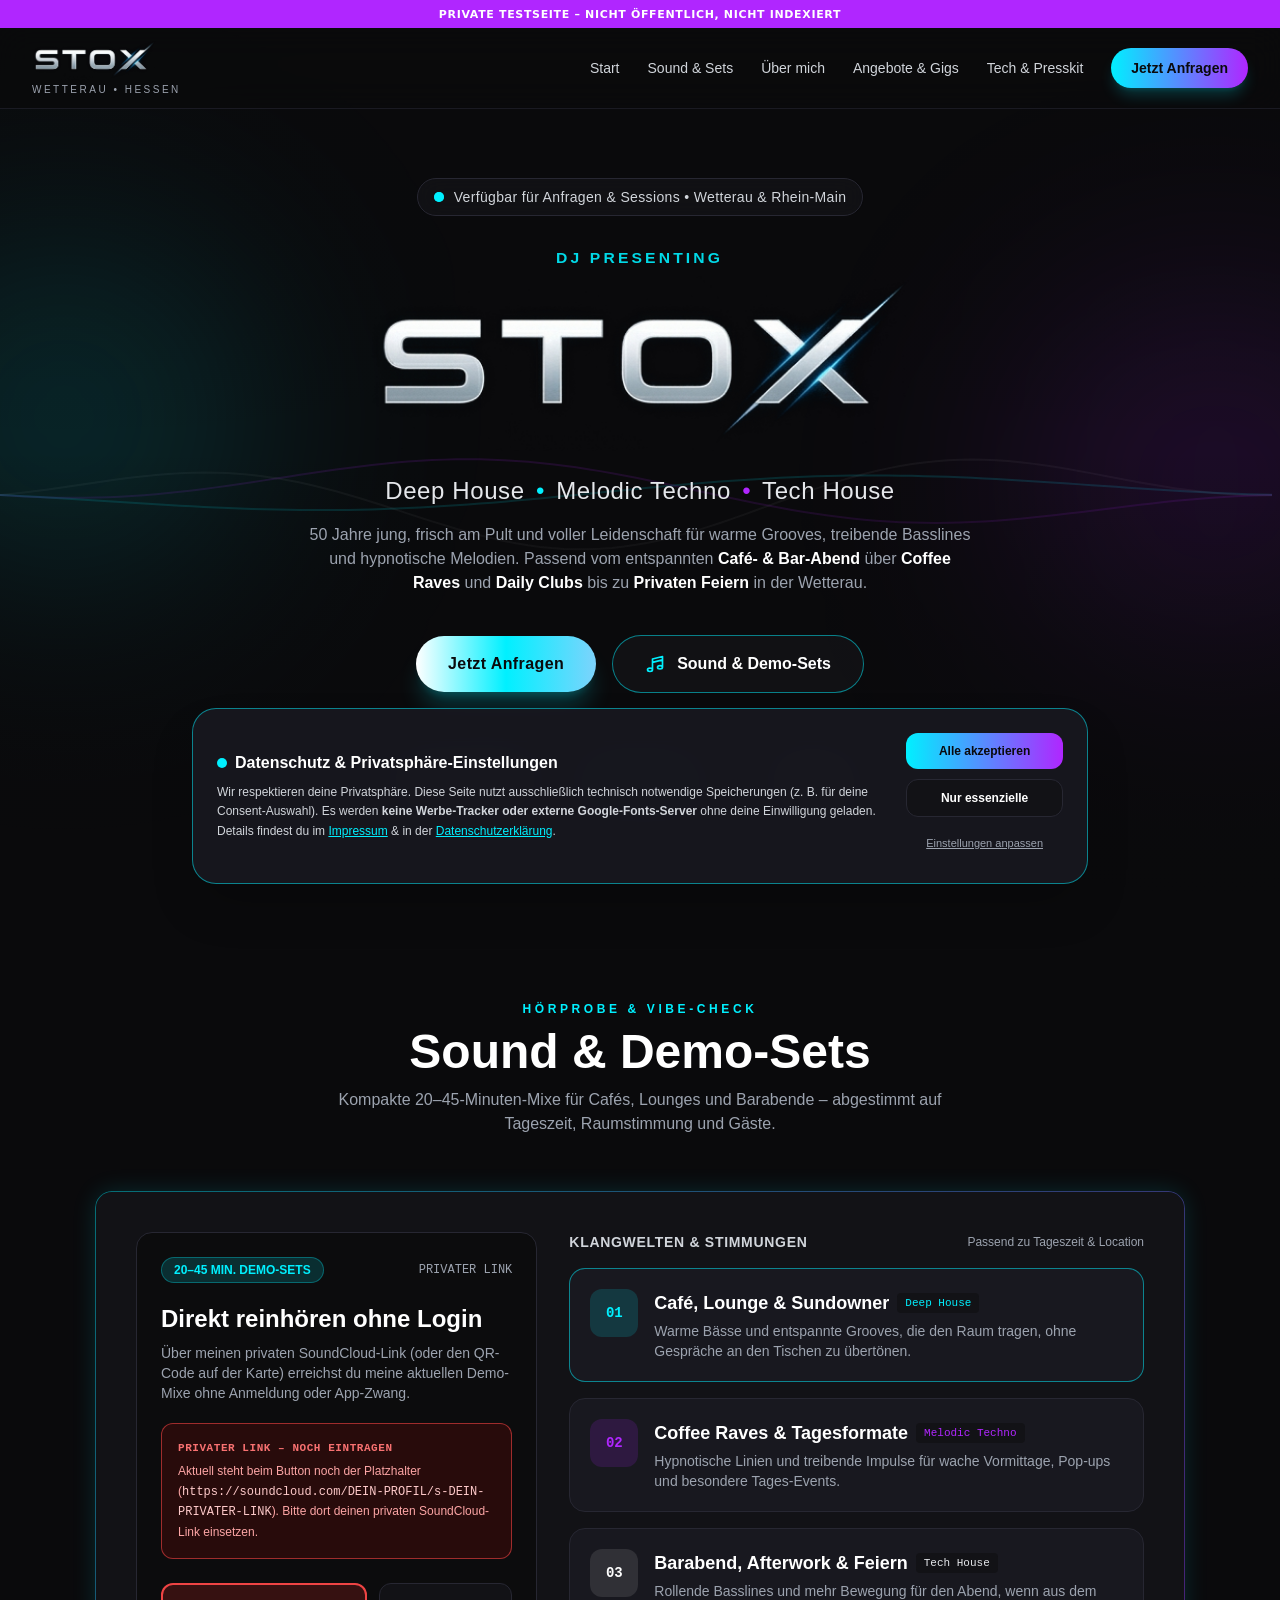
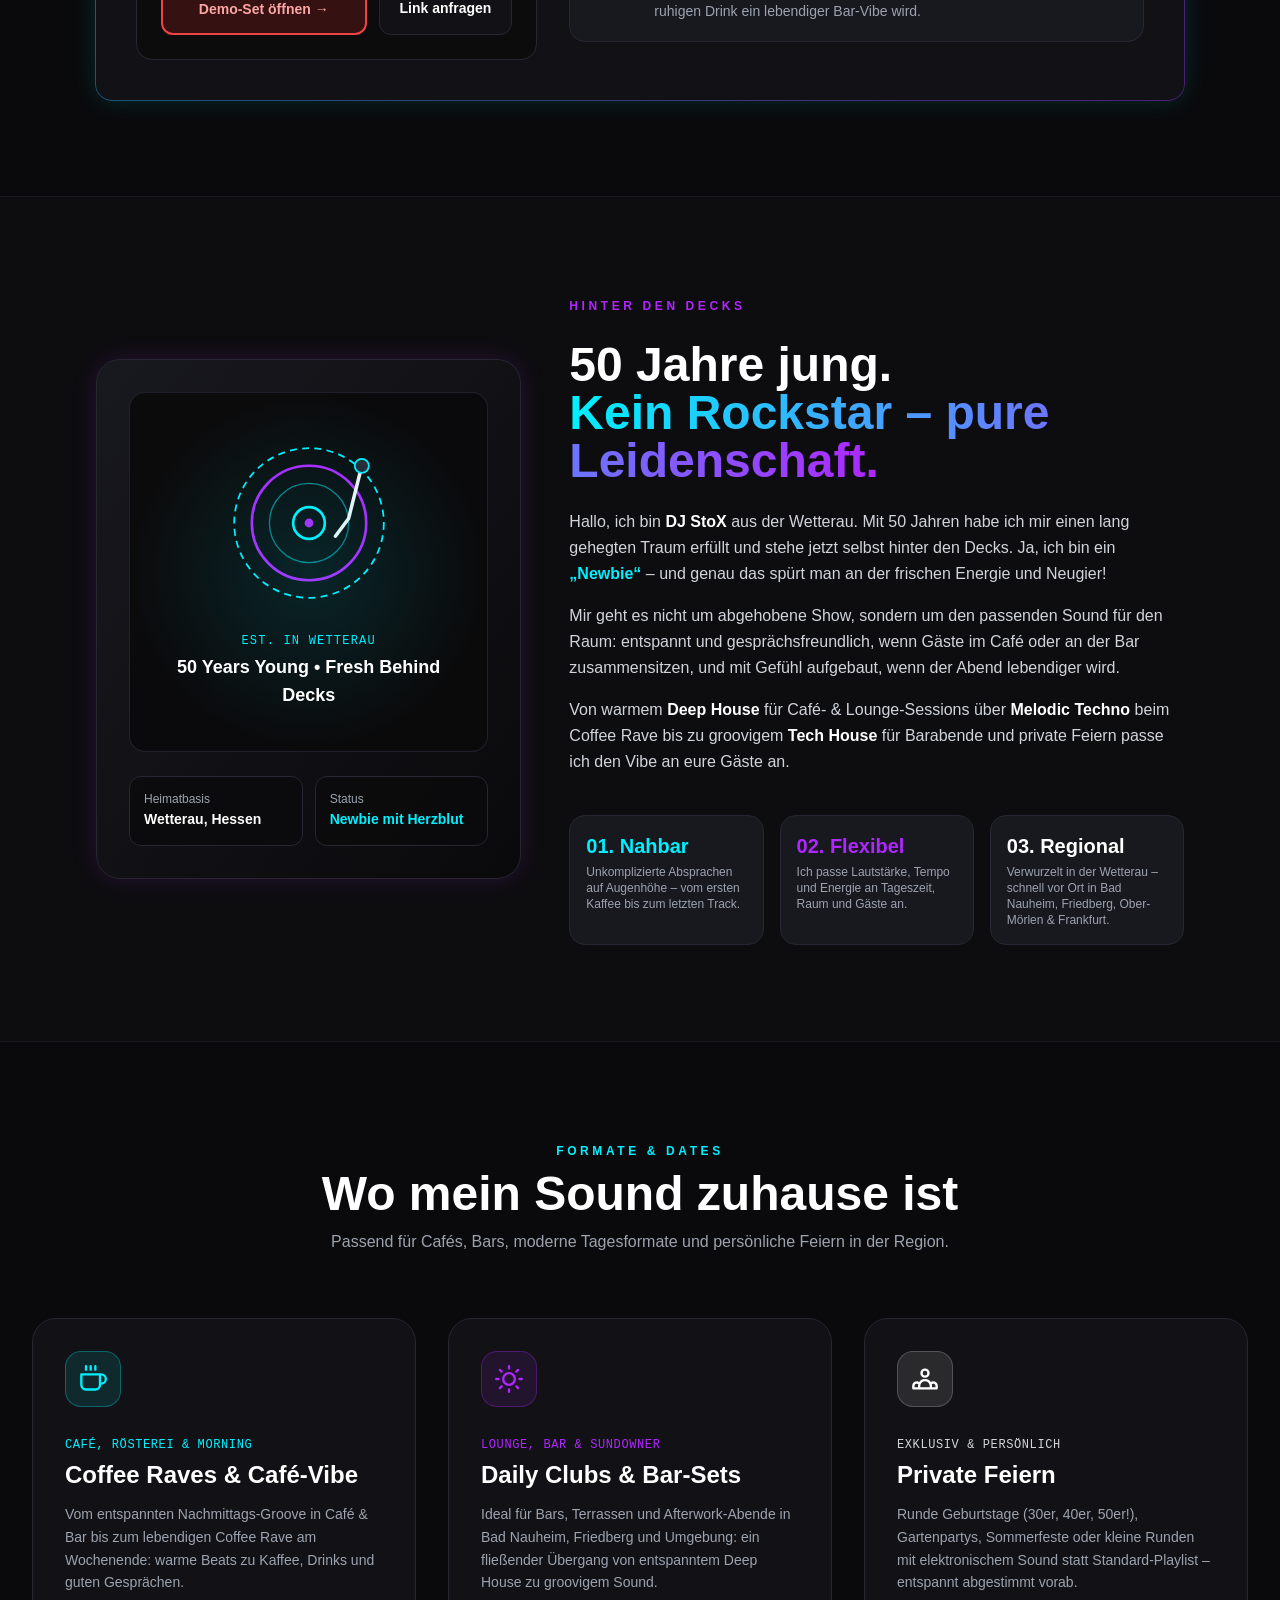
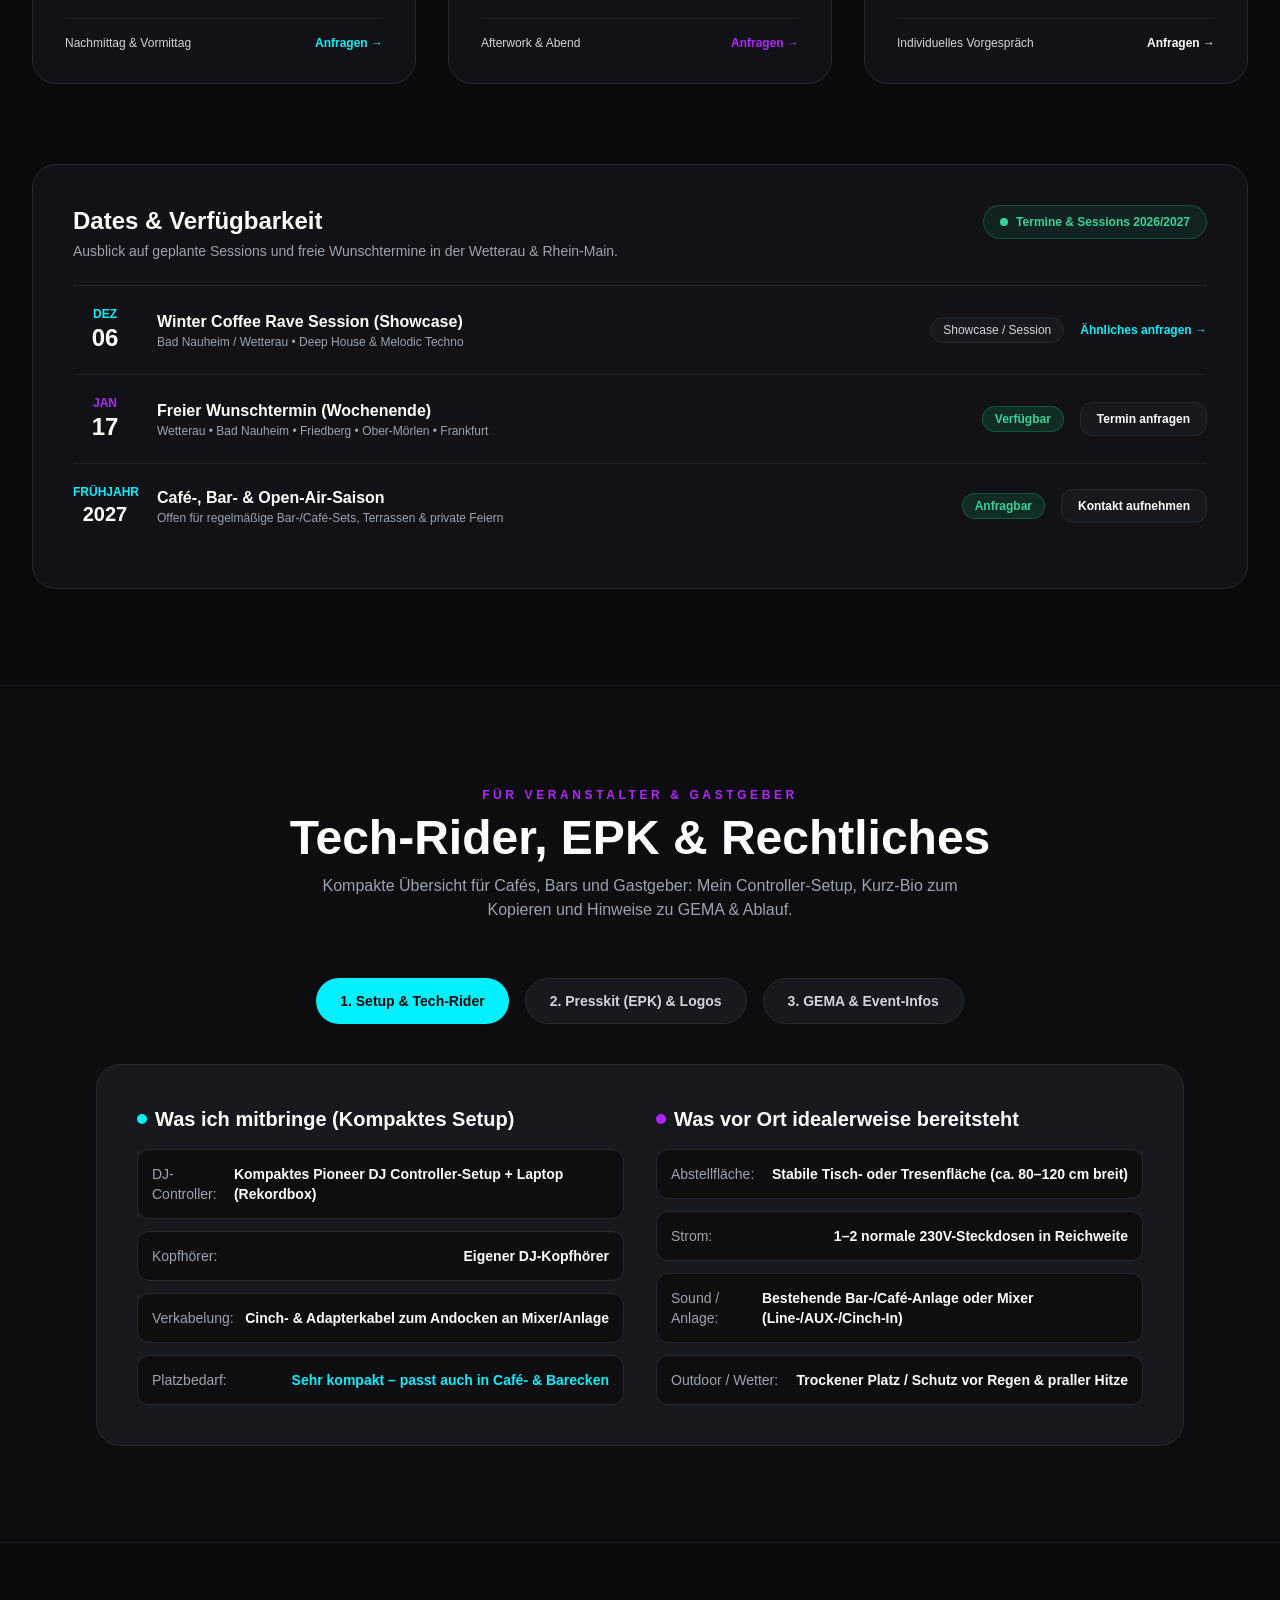
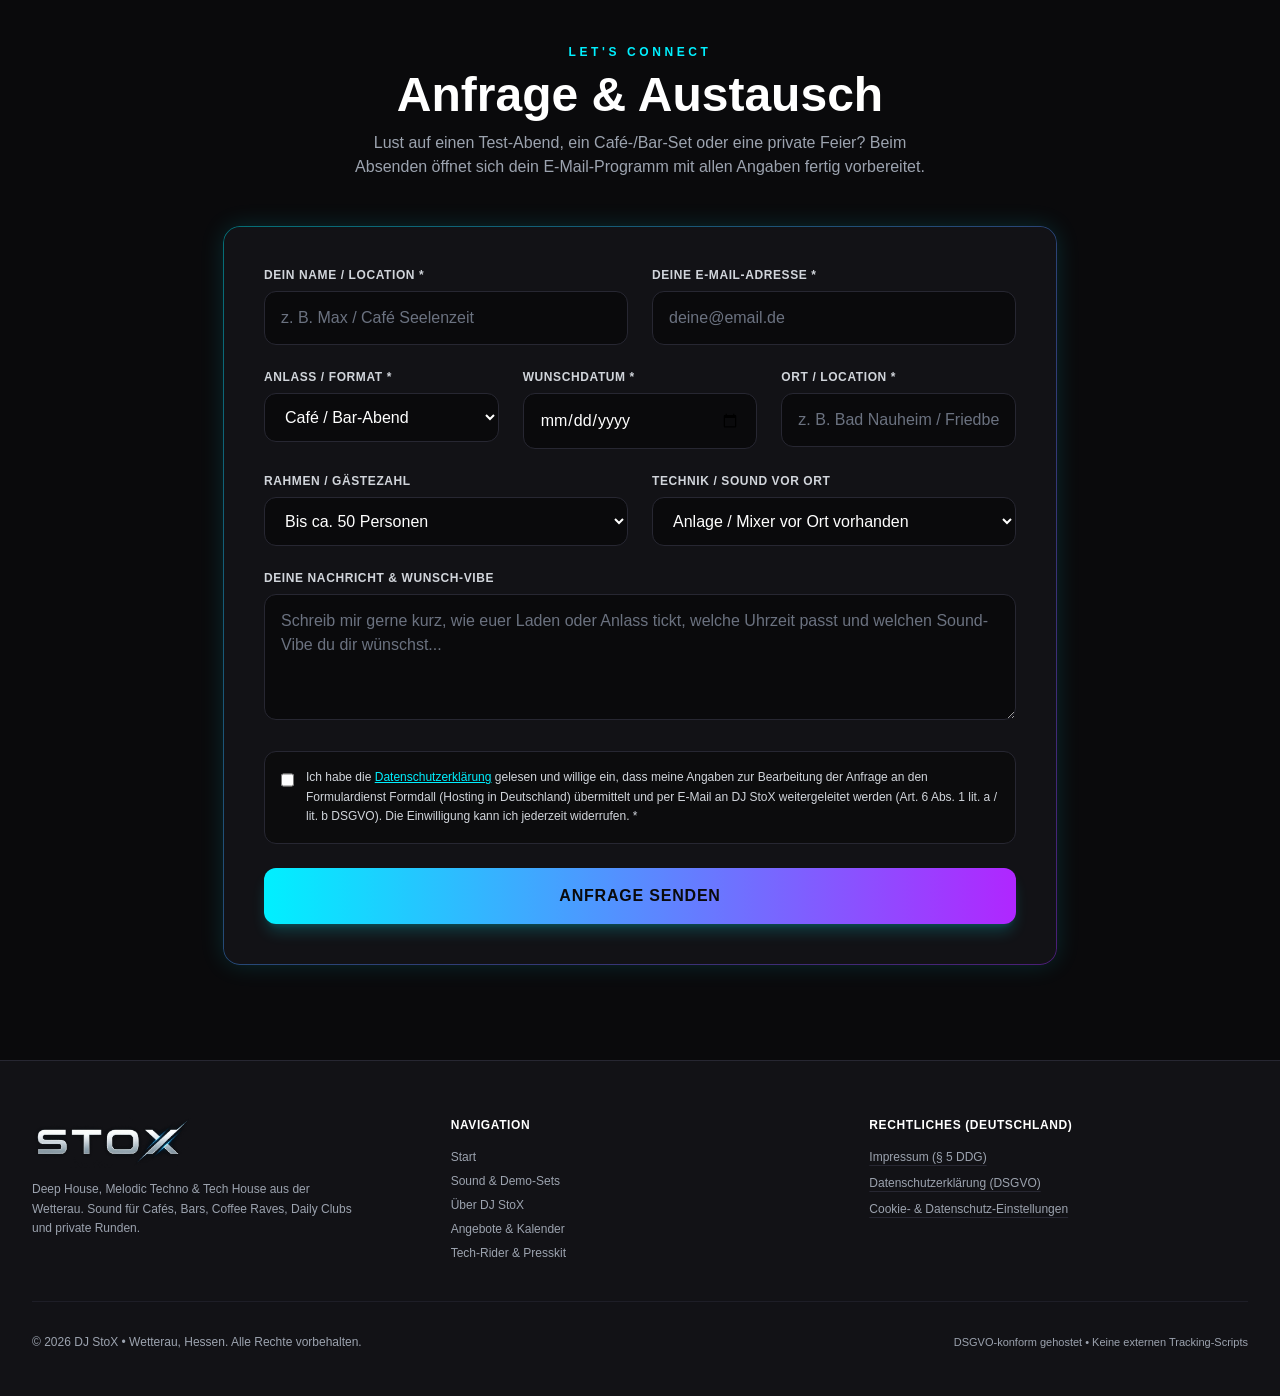
<file: index.html>
<!DOCTYPE html>
<html lang="de" class="scroll-smooth dark">
<head>
    <meta charset="UTF-8">
    <meta name="viewport" content="width=device-width, initial-scale=1.0">
    <meta name="description" content="DJ StoX – Deep House, Melodic Techno & Tech House aus der Wetterau. Entspannter Café- & Bar-Sound, Coffee Raves, Daily Clubs & private Feiern in Hessen & Rhein-Main.">
    <meta http-equiv="Content-Security-Policy" content="default-src 'none'; script-src 'self' 'unsafe-inline' https://api.formdall.de; worker-src blob:; style-src 'self' 'unsafe-inline'; img-src 'self' data:; font-src 'self'; connect-src https://api.formdall.de; media-src 'none'; frame-src 'none'; object-src 'none'; base-uri 'none'; form-action 'none'">
    <meta name="referrer" content="no-referrer">
    <!-- TESTSEITE: Indexierung für alle Suchmaschinen gesperrt. Beim Livegang diese 3 Zeilen entfernen (und robots.txt anpassen). -->
    <meta name="robots" content="noindex, nofollow, noarchive, nosnippet, noimageindex, notranslate">
    <meta name="googlebot" content="noindex, nofollow, noarchive, nosnippet, noimageindex">
    <meta name="bingbot" content="noindex, nofollow, noarchive, nosnippet, noimageindex">
    <meta name="format-detection" content="telephone=no">
    <link rel="icon" type="image/png" sizes="32x32" href="favicon-32.png">
    <link rel="apple-touch-icon" href="apple-touch-icon.png">
    <meta name="theme-color" content="#0a0a0c">
    <title>DJ StoX | Deep House • Melodic Techno • Tech House | Wetterau</title>
    
    <!-- Strukturierte Daten (JSON-LD). Sobald die Domain feststeht: "url", "image" (Logo) und "sameAs" (Instagram/SoundCloud) im MusicGroup-Eintrag ergänzen. -->
    <script type="application/ld+json">
{
  "@context": "https://schema.org",
  "@graph": [
    {
      "@type": "MusicGroup",
      "@id": "#dj-stox",
      "name": "DJ StoX",
      "alternateName": "STOX",
      "description": "DJ aus der Wetterau mit Deep House, Melodic Techno und Tech House für Café- und Bar-Abende, Coffee Raves, Daily Clubs und private Feiern.",
      "genre": [
        "Deep House",
        "Melodic Techno",
        "Tech House"
      ],
      "areaServed": [
        {
          "@type": "AdministrativeArea",
          "name": "Wetterau"
        },
        {
          "@type": "City",
          "name": "Bad Nauheim"
        },
        {
          "@type": "City",
          "name": "Friedberg"
        },
        {
          "@type": "City",
          "name": "Ober-Mörlen"
        },
        {
          "@type": "City",
          "name": "Frankfurt am Main"
        },
        {
          "@type": "AdministrativeArea",
          "name": "Rhein-Main"
        }
      ],
      "inLanguage": "de"
    },
    {
      "@type": "WebSite",
      "name": "DJ StoX",
      "inLanguage": "de",
      "about": {
        "@id": "#dj-stox"
      }
    },
    {
      "@type": "Service",
      "name": "DJ-Sets für Café, Bar, Coffee Rave & private Feiern",
      "serviceType": "DJ-Service",
      "provider": {
        "@id": "#dj-stox"
      },
      "areaServed": {
        "@type": "AdministrativeArea",
        "name": "Wetterau & Rhein-Main"
      },
      "audience": {
        "@type": "Audience",
        "audienceType": "Cafés, Bars, Veranstalter und Privatpersonen"
      }
    }
  ]
}
    </script>
    <!-- Tailwind CSS: lokal gebaut (siehe tailwind.css), kein CDN -->
    <link rel="stylesheet" href="tailwind.css">
    <style>
        /* Custom Club Aesthetics & Neon Glows */
        body {
            background-color: #0a0a0c;
            color: #f3f4f6;
            overflow-x: hidden;
        }

        /* Custom Scrollbar */
        ::-webkit-scrollbar {
            width: 8px;
        }
        ::-webkit-scrollbar-track {
            background: #0a0a0c;
        }
        ::-webkit-scrollbar-thumb {
            background: #272732;
            border-radius: 4px;
        }
        ::-webkit-scrollbar-thumb:hover {
            background: #00f0ff;
        }

        /* Neon Text & Box Effects */
        .text-glow-cyan {
            text-shadow: 0 0 20px rgba(0, 240, 255, 0.5), 0 0 40px rgba(0, 240, 255, 0.2);
        }
        .text-glow-magenta {
            text-shadow: 0 0 20px rgba(176, 38, 255, 0.5), 0 0 40px rgba(176, 38, 255, 0.2);
        }
        .box-glow-cyan {
            box-shadow: 0 0 25px rgba(0, 240, 255, 0.15);
        }
        .box-glow-magenta {
            box-shadow: 0 0 25px rgba(176, 38, 255, 0.15);
        }
        .gradient-border {
            position: relative;
            background: #121216;
            border-radius: 1rem;
        }
        .gradient-border::before {
            content: "";
            position: absolute;
            inset: -1px;
            border-radius: 1.05rem;
            padding: 1px;
            background: linear-gradient(135deg, rgba(0, 240, 255, 0.4), rgba(176, 38, 255, 0.4));
            -webkit-mask: linear-gradient(#fff 0 0) content-box, linear-gradient(#fff 0 0);
            -webkit-mask-composite: xor;
            mask-composite: exclude;
            pointer-events: none;
        }

        /* StoX Wide Metallic Display Style (inspiriert vom STOX-Logo) */
        .font-stox {
            font-family: 'Eurostile', 'Bank Gothic', 'Orbitron', 'Rajdhani', 'Bahnschrift', 'Segoe UI', sans-serif;
            font-weight: 800;
            letter-spacing: 0.2em;
            text-transform: uppercase;
            transform: scaleX(1.12);
            transform-origin: center;
        }

        /* Original STOX-Logo (freigestellt, 1x eingebettet, kein externer Request) */
        :root { --stox-logo: url("[data-uri]"); }
        .stox-logo {
            display: block;
            aspect-ratio: 525 / 169;
            background: var(--stox-logo) center / contain no-repeat;
        }
        #test-banner { position: fixed; top: 0; left: 0; right: 0; z-index: 60; height: 28px; display: flex; align-items: center; justify-content: center; padding: 0 12px; background: #b026ff; color: #fff; font: 700 11px/1 Inter, system-ui, sans-serif; letter-spacing: .06em; text-transform: uppercase; text-align: center; white-space: nowrap; overflow: hidden; text-overflow: ellipsis; }
        #navbar { top: 28px !important; }
    </style>
</head>
<body class="antialiased selection:bg-club-cyan selection:text-club-bg">
    <div id="test-banner" role="status">Private Testseite – nicht öffentlich, nicht indexiert</div>

    <!-- ==================== 1. STICKY HEADER NAVIGATION ==================== -->
    <header id="navbar" class="fixed top-0 left-0 right-0 z-40 transition-all duration-300 bg-club-bg/80 backdrop-blur-lg border-b border-club-border/60">
        <div class="max-w-7xl mx-auto px-4 sm:px-6 lg:px-8">
            <div class="flex items-center justify-between h-20">
                <!-- Brand Logo -->
                <a href="#start" class="flex items-center gap-3 group">
                    <div>
                        <span role="img" aria-label="DJ StoX" class="stox-logo h-8 sm:h-10 group-hover:scale-105 transition-transform origin-left"></span>
                        <span class="block text-[10px] uppercase tracking-[0.25em] text-club-muted mt-0.5">Wetterau • Hessen</span>
                    </div>
                </a>

                <!-- Desktop Navigation -->
                <nav class="hidden md:flex items-center gap-7 text-sm font-medium">
                    <a href="#start" class="text-gray-300 hover:text-club-cyan transition-colors">Start</a>
                    <a href="#sound" class="text-gray-300 hover:text-club-cyan transition-colors">Sound & Sets</a>
                    <a href="#about" class="text-gray-300 hover:text-club-cyan transition-colors">Über mich</a>
                    <a href="#gigs" class="text-gray-300 hover:text-club-cyan transition-colors">Angebote & Gigs</a>
                    <a href="#tech" class="text-gray-300 hover:text-club-cyan transition-colors">Tech & Presskit</a>
                    <a href="#booking" class="px-5 py-2.5 rounded-full bg-gradient-to-r from-club-cyan to-club-magenta text-club-bg font-bold hover:opacity-90 transition-all shadow-lg shadow-club-cyan/20">
                        Jetzt Anfragen
                    </a>
                </nav>

                <!-- Mobile Burger Button -->
                <button id="mobile-menu-btn" aria-label="Menü öffnen" class="md:hidden p-2.5 rounded-xl bg-club-surface border border-club-border text-gray-200 hover:text-club-cyan focus:outline-none">
                    <svg id="burger-icon" class="w-6 h-6" fill="none" stroke="currentColor" viewBox="0 0 24 24">
                        <path stroke-linecap="round" stroke-linejoin="round" stroke-width="2" d="M4 6h16M4 12h16M4 18h16"/>
                    </svg>
                    <svg id="close-icon" class="w-6 h-6 hidden" fill="none" stroke="currentColor" viewBox="0 0 24 24">
                        <path stroke-linecap="round" stroke-linejoin="round" stroke-width="2" d="M6 18L18 6M6 6l12 12"/>
                    </svg>
                </button>
            </div>
        </div>

        <!-- Mobile Dropdown Navigation -->
        <div id="mobile-menu" class="hidden md:hidden bg-club-surface/95 backdrop-blur-xl border-b border-club-border px-4 pt-3 pb-6 space-y-2">
            <a href="#start" class="mobile-link block px-4 py-3 rounded-xl text-base font-medium text-gray-200 hover:bg-club-card hover:text-club-cyan">Start</a>
            <a href="#sound" class="mobile-link block px-4 py-3 rounded-xl text-base font-medium text-gray-200 hover:bg-club-card hover:text-club-cyan">Sound & Sets</a>
            <a href="#about" class="mobile-link block px-4 py-3 rounded-xl text-base font-medium text-gray-200 hover:bg-club-card hover:text-club-cyan">Über mich</a>
            <a href="#gigs" class="mobile-link block px-4 py-3 rounded-xl text-base font-medium text-gray-200 hover:bg-club-card hover:text-club-cyan">Angebote & Gigs</a>
            <a href="#tech" class="mobile-link block px-4 py-3 rounded-xl text-base font-medium text-gray-200 hover:bg-club-card hover:text-club-cyan">Tech & Presskit</a>
            <div class="pt-2">
                <a href="#booking" class="mobile-link block w-full text-center px-5 py-3.5 rounded-xl bg-gradient-to-r from-club-cyan to-club-magenta text-club-bg font-bold">
                    Jetzt Anfragen
                </a>
            </div>
        </div>
    </header>

    <!-- ==================== 2. HERO SECTION ==================== -->
    <section id="start" class="relative min-h-screen flex items-center justify-center pt-20 overflow-hidden">
        <!-- Atmospheric Wave Canvas & Gradients -->
        <canvas id="hero-canvas" class="absolute inset-0 w-full h-full pointer-events-none opacity-60"></canvas>
        <div class="absolute top-1/4 -left-32 w-96 h-96 bg-club-cyan/15 rounded-full blur-[120px] pointer-events-none"></div>
        <div class="absolute bottom-1/4 -right-32 w-96 h-96 bg-club-magenta/15 rounded-full blur-[120px] pointer-events-none"></div>
        <div class="absolute inset-0 bg-gradient-to-b from-club-bg/30 via-transparent to-club-bg pointer-events-none"></div>

        <div class="relative z-10 max-w-5xl mx-auto px-4 sm:px-6 lg:px-8 text-center">
            <!-- Status Badge -->
            <div class="inline-flex items-center gap-2.5 px-4 py-2 rounded-full bg-club-surface/90 border border-club-border mb-8 backdrop-blur-md">
                <span class="relative flex h-2.5 w-2.5">
                    <span class="animate-ping absolute inline-flex h-full w-full rounded-full bg-club-cyan opacity-75"></span>
                    <span class="relative inline-flex rounded-full h-2.5 w-2.5 bg-club-cyan"></span>
                </span>
                <span class="text-xs sm:text-sm font-medium text-gray-300 tracking-wide">
                    Verfügbar für Anfragen & Sessions • Wetterau & Rhein-Main
                </span>
            </div>

            <!-- Main Headline -->
            <h1 class="mb-6 flex flex-col items-center">
                <span class="font-stox text-xs sm:text-sm tracking-[0.45em] text-club-cyan/90 mb-2">
                    DJ PRESENTING
                </span>
                <span role="img" aria-label="STOX" class="stox-logo w-72 sm:w-[26rem] md:w-[34rem] max-w-full"></span>
            </h1>

            <!-- Subline -->
            <p class="text-lg sm:text-2xl font-medium text-gray-200 tracking-wide mb-4">
                Deep House <span class="text-club-cyan mx-1">•</span> Melodic Techno <span class="text-club-magenta mx-1">•</span> Tech House
            </p>
            <p class="max-w-2xl mx-auto text-sm sm:text-base text-club-muted mb-10 leading-relaxed">
                50 Jahre jung, frisch am Pult und voller Leidenschaft für warme Grooves, treibende Basslines und hypnotische Melodien. 
                Passend vom entspannten <strong class="text-white">Café- & Bar-Abend</strong> über <strong class="text-white">Coffee Raves</strong> und <strong class="text-white">Daily Clubs</strong> bis zu <strong class="text-white">Privaten Feiern</strong> in der Wetterau.
            </p>

            <!-- Hero CTAs -->
            <div class="flex flex-col sm:flex-row items-center justify-center gap-4 mb-12">
                <a href="#booking" class="w-full sm:w-auto px-8 py-4 rounded-full bg-gradient-to-r from-white via-club-cyan to-sky-300 text-club-bg font-extrabold text-base tracking-wide hover:scale-105 transition-transform shadow-xl shadow-club-cyan/20">
                    Jetzt Anfragen
                </a>
                <a href="#sound" class="w-full sm:w-auto px-8 py-4 rounded-full bg-club-surface/90 border border-club-cyan/50 text-white font-bold text-base hover:bg-club-cyan/10 hover:border-club-cyan transition-all flex items-center justify-center gap-3">
                    <svg class="w-5 h-5 text-club-cyan" fill="none" stroke="currentColor" viewBox="0 0 24 24" stroke-width="2">
                        <path stroke-linecap="round" stroke-linejoin="round" d="M9 19V6l12-3v13M9 19c0 1.105-1.343 2-3 2s-3-.895-3-2 1.343-2 3-2 3 .895 3 2zm12-3c0 1.105-1.343 2-3 2s-3-.895-3-2 1.343-2 3-2 3 .895 3 2zM9 10l12-3"/>
                    </svg>
                    <span>Sound & Demo-Sets</span>
                </a>
            </div>

            <!-- Quick Genre / Vibe Tags -->
            <div class="grid grid-cols-3 gap-3 max-w-lg mx-auto text-xs text-club-muted border-t border-club-border/60 pt-6">
                <div>
                    <span class="block text-white font-bold text-sm">Warm bis Treibend</span>
                    <span>Café, Lounge & Bar</span>
                </div>
                <div class="border-x border-club-border/60">
                    <span class="block text-club-cyan font-bold text-sm">100% Herzblut</span>
                    <span>Fresh Newbie Energy</span>
                </div>
                <div>
                    <span class="block text-white font-bold text-sm">Wetterau</span>
                    <span>& Umgebung</span>
                </div>
            </div>
        </div>
    </section>

    <!-- ==================== 3. SOUND & DEMO-SETS (SAUBERE ÜBERSICHT) ==================== -->
    <section id="sound" class="py-24 relative">
        <div class="max-w-6xl mx-auto px-4 sm:px-6 lg:px-8">
            <div class="text-center mb-14">
                <span class="text-xs font-bold uppercase tracking-[0.3em] text-club-cyan">Hörprobe & Vibe-Check</span>
                <h2 class="text-3xl sm:text-5xl font-black mt-2 text-white">Sound & Demo-Sets</h2>
                <p class="text-club-muted mt-3 max-w-2xl mx-auto text-sm sm:text-base">
                    Kompakte 20–45-Minuten-Mixe für Cafés, Lounges und Barabende – abgestimmt auf Tageszeit, Raumstimmung und Gäste.
                </p>
            </div>

            <!-- Clean Demo-Set Overview Box -->
            <div class="gradient-border p-6 sm:p-10 box-glow-cyan">
                <div class="grid grid-cols-1 lg:grid-cols-12 gap-8 items-start">

                    <!-- Left: Private Demo-Set Access & Listening Guide -->
                    <div class="lg:col-span-5 bg-club-bg/80 rounded-2xl p-6 border border-club-border space-y-5">
                        <div class="flex items-center justify-between">
                            <span class="px-3 py-1 rounded-full text-xs font-bold bg-club-cyan/15 text-club-cyan border border-club-cyan/30">
                                20–45 MIN. DEMO-SETS
                            </span>
                            <span class="text-xs font-mono text-club-muted">PRIVATER LINK</span>
                        </div>

                        <div>
                            <h3 class="text-2xl font-bold text-white mb-2">Direkt reinhören ohne Login</h3>
                            <p class="text-xs sm:text-sm text-club-muted leading-relaxed">
                                Über meinen privaten SoundCloud-Link (oder den QR-Code auf der Karte) erreichst du meine aktuellen Demo-Mixe ohne Anmeldung oder App-Zwang.
                            </p>
                        </div>

                        <!-- Red Note for Private Link Placeholder -->
                        <div class="p-4 rounded-xl bg-red-950/50 border border-red-500/60 space-y-1.5 text-xs text-red-200">
                            <span class="block font-mono text-[11px] uppercase tracking-wider text-red-400 font-bold">Privater Link – noch eintragen</span>
                            <p class="text-red-300 leading-relaxed">
                                Aktuell steht beim Button noch der Platzhalter (<code class="text-red-200 font-mono">https://soundcloud.com/DEIN-PROFIL/s-DEIN-PRIVATER-LINK</code>). Bitte dort deinen privaten SoundCloud-Link einsetzen.
                            </p>
                        </div>

                        <!-- Action Links -->
                        <div class="flex flex-col sm:flex-row gap-3 pt-1">
                            <!-- Platzhalter: Privaten SoundCloud-Share-Link (/s-...) hier eintragen -->
                            <a href="https://soundcloud.com/DEIN-PROFIL/s-DEIN-PRIVATER-LINK" target="_blank" rel="noopener noreferrer" class="flex-1 px-5 py-3.5 rounded-xl bg-red-600/20 border-2 border-red-500 text-red-300 font-bold text-sm text-center hover:bg-red-600/30 transition">
                                Demo-Set öffnen →
                            </a>
                            <a href="#booking" class="px-5 py-3.5 rounded-xl bg-club-surface border border-club-border hover:border-club-cyan text-white font-semibold text-sm text-center transition">
                                Link anfragen
                            </a>
                        </div>
                    </div>

                    <!-- Right: 3 Sound Moods / Set Profiles -->
                    <div class="lg:col-span-7 space-y-4">
                        <div class="flex items-center justify-between mb-2">
                            <h4 class="text-sm font-bold uppercase tracking-wider text-gray-300">Klangwelten & Stimmungen</h4>
                            <span class="text-xs text-club-muted">Passend zu Tageszeit & Location</span>
                        </div>

                        <!-- Profile 01 -->
                        <div class="p-4 sm:p-5 rounded-2xl bg-club-card border border-club-cyan/50 flex items-start gap-4">
                            <div class="w-12 h-12 rounded-xl bg-club-cyan/15 text-club-cyan flex items-center justify-center font-mono font-bold text-sm shrink-0">
                                01
                            </div>
                            <div>
                                <div class="flex flex-wrap items-center gap-2">
                                    <h5 class="font-bold text-white text-base sm:text-lg">Café, Lounge & Sundowner</h5>
                                    <span class="text-[11px] px-2 py-0.5 rounded bg-club-surface text-club-cyan font-mono">Deep House</span>
                                </div>
                                <p class="text-xs sm:text-sm text-club-muted mt-1 leading-relaxed">
                                    Warme Bässe und entspannte Grooves, die den Raum tragen, ohne Gespräche an den Tischen zu übertönen.
                                </p>
                            </div>
                        </div>

                        <!-- Profile 02 -->
                        <div class="p-4 sm:p-5 rounded-2xl bg-club-card border border-club-border flex items-start gap-4">
                            <div class="w-12 h-12 rounded-xl bg-club-magenta/15 text-club-magenta flex items-center justify-center font-mono font-bold text-sm shrink-0">
                                02
                            </div>
                            <div>
                                <div class="flex flex-wrap items-center gap-2">
                                    <h5 class="font-bold text-white text-base sm:text-lg">Coffee Raves & Tagesformate</h5>
                                    <span class="text-[11px] px-2 py-0.5 rounded bg-club-surface text-club-magenta font-mono">Melodic Techno</span>
                                </div>
                                <p class="text-xs sm:text-sm text-club-muted mt-1 leading-relaxed">
                                    Hypnotische Linien und treibende Impulse für wache Vormittage, Pop-ups und besondere Tages-Events.
                                </p>
                            </div>
                        </div>

                        <!-- Profile 03 -->
                        <div class="p-4 sm:p-5 rounded-2xl bg-club-card border border-club-border flex items-start gap-4">
                            <div class="w-12 h-12 rounded-xl bg-white/10 text-white flex items-center justify-center font-mono font-bold text-sm shrink-0">
                                03
                            </div>
                            <div>
                                <div class="flex flex-wrap items-center gap-2">
                                    <h5 class="font-bold text-white text-base sm:text-lg">Barabend, Afterwork & Feiern</h5>
                                    <span class="text-[11px] px-2 py-0.5 rounded bg-club-surface text-gray-200 font-mono">Tech House</span>
                                </div>
                                <p class="text-xs sm:text-sm text-club-muted mt-1 leading-relaxed">
                                    Rollende Basslines und mehr Bewegung für den Abend, wenn aus dem ruhigen Drink ein lebendiger Bar-Vibe wird.
                                </p>
                            </div>
                        </div>
                    </div>
                </div>
            </div>
        </div>
    </section>

    <!-- ==================== 4. ÜBER MICH (AUTHENTISCHE STORY) ==================== -->
    <section id="about" class="py-24 bg-club-surface/40 border-y border-club-border/50">
        <div class="max-w-6xl mx-auto px-4 sm:px-6 lg:px-8">
            <div class="grid grid-cols-1 lg:grid-cols-12 gap-12 items-center">
                
                <!-- Visual DJ Deck Graphic / Card -->
                <div class="lg:col-span-5">
                    <div class="relative rounded-3xl overflow-hidden bg-gradient-to-br from-club-card to-club-bg border border-club-border p-8 box-glow-magenta">
                        <!-- Custom Stylized DJ Deck SVG Illustration -->
                        <div class="aspect-square rounded-2xl bg-club-bg/90 border border-club-border/80 flex flex-col items-center justify-center p-6 relative overflow-hidden">
                            <div class="absolute inset-0 bg-[radial-gradient(circle_at_center,rgba(0,240,255,0.12),transparent_70%)]"></div>
                            <svg class="w-44 h-44 text-club-cyan animate-float" viewBox="0 0 200 200" fill="none">
                                <circle cx="100" cy="100" r="85" stroke="currentColor" stroke-width="2" stroke-dasharray="8 6"/>
                                <circle cx="100" cy="100" r="65" stroke="#b026ff" stroke-width="3"/>
                                <circle cx="100" cy="100" r="45" stroke="currentColor" stroke-width="1.5" opacity="0.5"/>
                                <circle cx="100" cy="100" r="18" fill="#0a0a0c" stroke="#00f0ff" stroke-width="3"/>
                                <circle cx="100" cy="100" r="5" fill="#b026ff"/>
                                <!-- Tonearm -->
                                <path d="M160 35 L145 95 L130 115" stroke="#f3f4f6" stroke-width="4" stroke-linecap="round"/>
                                <circle cx="160" cy="35" r="8" fill="#272732" stroke="#00f0ff" stroke-width="2"/>
                            </svg>
                            <div class="mt-4 text-center z-10">
                                <span class="font-mono text-xs tracking-widest text-club-cyan uppercase">Est. in Wetterau</span>
                                <p class="text-white font-bold text-lg mt-0.5">50 Years Young • Fresh Behind Decks</p>
                            </div>
                        </div>

                        <!-- Key Facts Badges -->
                        <div class="grid grid-cols-2 gap-3 mt-6">
                            <div class="p-3.5 rounded-xl bg-club-bg/80 border border-club-border">
                                <span class="text-xs text-club-muted block">Heimatbasis</span>
                                <span class="text-sm font-bold text-white">Wetterau, Hessen</span>
                            </div>
                            <div class="p-3.5 rounded-xl bg-club-bg/80 border border-club-border">
                                <span class="text-xs text-club-muted block">Status</span>
                                <span class="text-sm font-bold text-club-cyan">Newbie mit Herzblut</span>
                            </div>
                        </div>
                    </div>
                </div>

                <!-- Authentic Story Text -->
                <div class="lg:col-span-7 space-y-6">
                    <span class="text-xs font-bold uppercase tracking-[0.3em] text-club-magenta">Hinter den Decks</span>
                    <h2 class="text-3xl sm:text-5xl font-black text-white leading-tight">
                        50 Jahre jung.<br>
                        <span class="text-transparent bg-clip-text bg-gradient-to-r from-club-cyan to-club-magenta">
                            Kein Rockstar – pure Leidenschaft.
                        </span>
                    </h2>
                    
                    <div class="space-y-4 text-gray-300 text-base leading-relaxed">
                        <p>
                            Hallo, ich bin <strong class="text-white">DJ StoX</strong> aus der Wetterau. Mit 50 Jahren habe ich mir einen lang gehegten Traum erfüllt und stehe jetzt selbst hinter den Decks. Ja, ich bin ein <strong class="text-club-cyan">„Newbie“</strong> – und genau das spürt man an der frischen Energie und Neugier!
                        </p>
                        <p>
                            Mir geht es nicht um abgehobene Show, sondern um den passenden Sound für den Raum: entspannt und gesprächsfreundlich, wenn Gäste im Café oder an der Bar zusammensitzen, und mit Gefühl aufgebaut, wenn der Abend lebendiger wird.
                        </p>
                        <p>
                            Von warmem <strong class="text-white">Deep House</strong> für Café- & Lounge-Sessions über <strong class="text-white">Melodic Techno</strong> beim Coffee Rave bis zu groovigem <strong class="text-white">Tech House</strong> für Barabende und private Feiern passe ich den Vibe an eure Gäste an.
                        </p>
                    </div>

                    <!-- 3 Pillars -->
                    <div class="grid grid-cols-1 sm:grid-cols-3 gap-4 pt-4">
                        <div class="p-4 rounded-2xl bg-club-card border border-club-border">
                            <div class="text-club-cyan font-black text-xl mb-1">01. Nahbar</div>
                            <p class="text-xs text-club-muted">Unkomplizierte Absprachen auf Augenhöhe – vom ersten Kaffee bis zum letzten Track.</p>
                        </div>
                        <div class="p-4 rounded-2xl bg-club-card border border-club-border">
                            <div class="text-club-magenta font-black text-xl mb-1">02. Flexibel</div>
                            <p class="text-xs text-club-muted">Ich passe Lautstärke, Tempo und Energie an Tageszeit, Raum und Gäste an.</p>
                        </div>
                        <div class="p-4 rounded-2xl bg-club-card border border-club-border">
                            <div class="text-white font-black text-xl mb-1">03. Regional</div>
                            <p class="text-xs text-club-muted">Verwurzelt in der Wetterau – schnell vor Ort in Bad Nauheim, Friedberg, Ober-Mörlen & Frankfurt.</p>
                        </div>
                    </div>
                </div>
            </div>
        </div>
    </section>

    <!-- ==================== 5. ANGEBOTE, FORMATE & GIG-KALENDER ==================== -->
    <section id="gigs" class="py-24">
        <div class="max-w-7xl mx-auto px-4 sm:px-6 lg:px-8">
            <div class="text-center mb-16">
                <span class="text-xs font-bold uppercase tracking-[0.3em] text-club-cyan">Formate & Dates</span>
                <h2 class="text-3xl sm:text-5xl font-black mt-2 text-white">Wo mein Sound zuhause ist</h2>
                <p class="text-club-muted mt-3 max-w-2xl mx-auto text-sm sm:text-base">
                    Passend für Cafés, Bars, moderne Tagesformate und persönliche Feiern in der Region.
                </p>
            </div>

            <!-- 3 Event Formats Cards -->
            <div class="grid grid-cols-1 md:grid-cols-3 gap-8 mb-20">
                <!-- Card 1: Coffee Raves & Café-Sets -->
                <div class="group rounded-3xl bg-club-surface border border-club-border hover:border-club-cyan/60 p-8 transition-all duration-300 flex flex-col justify-between">
                    <div>
                        <div class="w-14 h-14 rounded-2xl bg-club-cyan/10 border border-club-cyan/30 flex items-center justify-center text-club-cyan mb-6 group-hover:scale-110 transition-transform">
                            <!-- Coffee Cup + Soundwave SVG -->
                            <svg class="w-7 h-7" fill="none" stroke="currentColor" viewBox="0 0 24 24" stroke-width="2">
                                <path stroke-linecap="round" stroke-linejoin="round" d="M18 8h1a4 4 0 010 8h-1M2 8h16v9a4 4 0 01-4 4H6a4 4 0 01-4-4V8zM6 1v3M10 1v3M14 1v3"/>
                            </svg>
                        </div>
                        <span class="text-xs font-mono uppercase tracking-wider text-club-cyan">Café, Rösterei & Morning</span>
                        <h3 class="text-2xl font-bold text-white mt-1 mb-3">Coffee Raves & Café-Vibe</h3>
                        <p class="text-sm text-club-muted leading-relaxed mb-6">
                            Vom entspannten Nachmittags-Groove in Café & Bar bis zum lebendigen Coffee Rave am Wochenende: warme Beats zu Kaffee, Drinks und guten Gesprächen.
                        </p>
                    </div>
                    <div class="pt-4 border-t border-club-border/60 flex items-center justify-between text-xs">
                        <span class="text-gray-300 font-medium">Nachmittag & Vormittag</span>
                        <a href="#booking" onclick="preselectEventType('Coffee Rave')" class="text-club-cyan font-bold hover:underline">Anfragen →</a>
                    </div>
                </div>

                <!-- Card 2: Daily Clubs & Barabende -->
                <div class="group rounded-3xl bg-club-surface border border-club-border hover:border-club-magenta/60 p-8 transition-all duration-300 flex flex-col justify-between">
                    <div>
                        <div class="w-14 h-14 rounded-2xl bg-club-magenta/10 border border-club-magenta/30 flex items-center justify-center text-club-magenta mb-6 group-hover:scale-110 transition-transform">
                            <!-- Sun / Dayclub SVG -->
                            <svg class="w-7 h-7" fill="none" stroke="currentColor" viewBox="0 0 24 24" stroke-width="2">
                                <circle cx="12" cy="12" r="5"/>
                                <path stroke-linecap="round" d="M12 1v2M12 21v2M4.22 4.22l1.42 1.42M18.36 18.36l1.42 1.42M1 12h2M21 12h2M4.22 19.78l1.42-1.42M18.36 5.64l1.42-1.42"/>
                            </svg>
                        </div>
                        <span class="text-xs font-mono uppercase tracking-wider text-club-magenta">Lounge, Bar & Sundowner</span>
                        <h3 class="text-2xl font-bold text-white mt-1 mb-3">Daily Clubs & Bar-Sets</h3>
                        <p class="text-sm text-club-muted leading-relaxed mb-6">
                            Ideal für Bars, Terrassen und Afterwork-Abende in Bad Nauheim, Friedberg und Umgebung: ein fließender Übergang von entspanntem Deep House zu groovigem Sound.
                        </p>
                    </div>
                    <div class="pt-4 border-t border-club-border/60 flex items-center justify-between text-xs">
                        <span class="text-gray-300 font-medium">Afterwork & Abend</span>
                        <a href="#booking" onclick="preselectEventType('Daily Club')" class="text-club-magenta font-bold hover:underline">Anfragen →</a>
                    </div>
                </div>

                <!-- Card 3: Private Feiern -->
                <div class="group rounded-3xl bg-club-surface border border-club-border hover:border-white/50 p-8 transition-all duration-300 flex flex-col justify-between">
                    <div>
                        <div class="w-14 h-14 rounded-2xl bg-white/10 border border-white/20 flex items-center justify-center text-white mb-6 group-hover:scale-110 transition-transform">
                            <!-- Users / Celebration SVG -->
                            <svg class="w-7 h-7" fill="none" stroke="currentColor" viewBox="0 0 24 24" stroke-width="2">
                                <path stroke-linecap="round" stroke-linejoin="round" d="M17 20h5v-2a3 3 0 00-5.356-1.857M17 20H7m10 0v-2c0-.656-.126-1.283-.356-1.857M7 20H2v-2a3 3 0 015.356-1.857M7 20v-2c0-.656.126-1.283.356-1.857m0 0a5.002 5.002 0 019.288 0M15 7a3 3 0 11-6 0 3 3 0 016 0z"/>
                            </svg>
                        </div>
                        <span class="text-xs font-mono uppercase tracking-wider text-gray-300">Exklusiv & Persönlich</span>
                        <h3 class="text-2xl font-bold text-white mt-1 mb-3">Private Feiern</h3>
                        <p class="text-sm text-club-muted leading-relaxed mb-6">
                            Runde Geburtstage (30er, 40er, 50er!), Gartenpartys, Sommerfeste oder kleine Runden mit elektronischem Sound statt Standard-Playlist – entspannt abgestimmt vorab.
                        </p>
                    </div>
                    <div class="pt-4 border-t border-club-border/60 flex items-center justify-between text-xs">
                        <span class="text-gray-300 font-medium">Individuelles Vorgespräch</span>
                        <a href="#booking" onclick="preselectEventType('Private Feier')" class="text-white font-bold hover:underline">Anfragen →</a>
                    </div>
                </div>
            </div>

            <!-- Tour / Availability Schedule Box -->
            <div class="rounded-3xl bg-club-surface border border-club-border p-6 sm:p-10">
                <div class="flex flex-col sm:flex-row sm:items-center justify-between gap-4 pb-6 border-b border-club-border">
                    <div>
                        <h3 class="text-2xl font-bold text-white">Dates & Verfügbarkeit</h3>
                        <p class="text-xs sm:text-sm text-club-muted mt-1">Ausblick auf geplante Sessions und freie Wunschtermine in der Wetterau & Rhein-Main.</p>
                    </div>
                    <span class="inline-flex items-center gap-2 px-4 py-2 rounded-full bg-emerald-500/10 border border-emerald-500/30 text-emerald-400 text-xs font-bold self-start">
                        <span class="w-2 h-2 rounded-full bg-emerald-400 animate-pulse"></span>
                        Termine & Sessions 2026/2027
                    </span>
                </div>

                <div class="divide-y divide-club-border/60">
                    <!-- Row 1 -->
                    <div class="py-5 flex flex-col sm:flex-row sm:items-center justify-between gap-4">
                        <div class="flex items-center gap-5">
                            <div class="w-16 text-center shrink-0">
                                <span class="block text-xs font-bold uppercase text-club-cyan">DEZ</span>
                                <span class="block text-2xl font-black text-white">06</span>
                            </div>
                            <div>
                                <h4 class="font-bold text-white text-base">Winter Coffee Rave Session (Showcase)</h4>
                                <p class="text-xs text-club-muted">Bad Nauheim / Wetterau • Deep House & Melodic Techno</p>
                            </div>
                        </div>
                        <div class="flex items-center justify-between sm:justify-end gap-4">
                            <span class="px-3 py-1 rounded-full text-xs bg-club-card text-gray-300 border border-club-border">Showcase / Session</span>
                            <a href="#booking" class="text-xs font-bold text-club-cyan hover:underline">Ähnliches anfragen →</a>
                        </div>
                    </div>

                    <!-- Row 2 -->
                    <div class="py-5 flex flex-col sm:flex-row sm:items-center justify-between gap-4">
                        <div class="flex items-center gap-5">
                            <div class="w-16 text-center shrink-0">
                                <span class="block text-xs font-bold uppercase text-club-magenta">JAN</span>
                                <span class="block text-2xl font-black text-white">17</span>
                            </div>
                            <div>
                                <h4 class="font-bold text-white text-base">Freier Wunschtermin (Wochenende)</h4>
                                <p class="text-xs text-club-muted">Wetterau • Bad Nauheim • Friedberg • Ober-Mörlen • Frankfurt</p>
                            </div>
                        </div>
                        <div class="flex items-center justify-between sm:justify-end gap-4">
                            <span class="px-3 py-1 rounded-full text-xs bg-emerald-500/15 text-emerald-400 border border-emerald-500/30 font-semibold">Verfügbar</span>
                            <a href="#booking" class="px-4 py-2 rounded-xl bg-club-card hover:bg-club-cyan hover:text-club-bg text-white text-xs font-bold border border-club-border transition">Termin anfragen</a>
                        </div>
                    </div>

                    <!-- Row 3 -->
                    <div class="py-5 flex flex-col sm:flex-row sm:items-center justify-between gap-4">
                        <div class="flex items-center gap-5">
                            <div class="w-16 text-center shrink-0">
                                <span class="block text-xs font-bold uppercase text-club-cyan">FRÜHJAHR</span>
                                <span class="block text-xl font-black text-white">2027</span>
                            </div>
                            <div>
                                <h4 class="font-bold text-white text-base">Café-, Bar- & Open-Air-Saison</h4>
                                <p class="text-xs text-club-muted">Offen für regelmäßige Bar-/Café-Sets, Terrassen & private Feiern</p>
                            </div>
                        </div>
                        <div class="flex items-center justify-between sm:justify-end gap-4">
                            <span class="px-3 py-1 rounded-full text-xs bg-emerald-500/15 text-emerald-400 border border-emerald-500/30 font-semibold">Anfragbar</span>
                            <a href="#booking" class="px-4 py-2 rounded-xl bg-club-card hover:bg-club-magenta hover:text-white text-white text-xs font-bold border border-club-border transition">Kontakt aufnehmen</a>
                        </div>
                    </div>
                </div>
            </div>
        </div>
    </section>

    <!-- ==================== 6. TECH-RIDER, EQUIPMENT, EPK & GEMA-INFOS ==================== -->
    <section id="tech" class="py-24 bg-club-surface/40 border-y border-club-border/50">
        <div class="max-w-6xl mx-auto px-4 sm:px-6 lg:px-8">
            <div class="text-center mb-14">
                <span class="text-xs font-bold uppercase tracking-[0.3em] text-club-magenta">Für Veranstalter & Gastgeber</span>
                <h2 class="text-3xl sm:text-5xl font-black mt-2 text-white">Tech-Rider, EPK & Rechtliches</h2>
                <p class="text-club-muted mt-3 max-w-2xl mx-auto text-sm sm:text-base">
                    Kompakte Übersicht für Cafés, Bars und Gastgeber: Mein Controller-Setup, Kurz-Bio zum Kopieren und Hinweise zu GEMA & Ablauf.
                </p>
            </div>

            <!-- Interactive Tabs -->
            <div class="flex flex-wrap justify-center gap-2 sm:gap-4 mb-10">
                <button onclick="switchTechTab('rider')" id="tab-btn-rider" class="tech-tab-btn px-6 py-3 rounded-full text-sm font-bold bg-club-cyan text-club-bg transition">
                    1. Setup & Tech-Rider
                </button>
                <button onclick="switchTechTab('epk')" id="tab-btn-epk" class="tech-tab-btn px-6 py-3 rounded-full text-sm font-bold bg-club-card text-gray-300 hover:text-white border border-club-border transition">
                    2. Presskit (EPK) & Logos
                </button>
                <button onclick="switchTechTab('gema')" id="tab-btn-gema" class="tech-tab-btn px-6 py-3 rounded-full text-sm font-bold bg-club-card text-gray-300 hover:text-white border border-club-border transition">
                    3. GEMA & Event-Infos
                </button>
            </div>

            <!-- TAB 1: TECH RIDER -->
            <div id="tab-content-rider" class="tech-tab-panel rounded-3xl bg-club-card border border-club-border p-6 sm:p-10">
                <div class="grid grid-cols-1 md:grid-cols-2 gap-8">
                    <div class="space-y-4">
                        <h3 class="text-xl font-bold text-white flex items-center gap-2">
                            <span class="w-2.5 h-2.5 rounded-full bg-club-cyan"></span>
                            Was ich mitbringe (Kompaktes Setup)
                        </h3>
                        <ul class="space-y-3 text-sm text-gray-300">
                            <li class="p-3.5 rounded-xl bg-club-bg/70 border border-club-border flex flex-col sm:flex-row sm:justify-between gap-1">
                                <span class="text-club-muted">DJ-Controller:</span>
                                <span class="font-semibold text-white">Kompaktes Pioneer DJ Controller-Setup + Laptop (Rekordbox)</span>
                            </li>
                            <li class="p-3.5 rounded-xl bg-club-bg/70 border border-club-border flex flex-col sm:flex-row sm:justify-between gap-1">
                                <span class="text-club-muted">Kopfhörer:</span>
                                <span class="font-semibold text-white">Eigener DJ-Kopfhörer</span>
                            </li>
                            <li class="p-3.5 rounded-xl bg-club-bg/70 border border-club-border flex flex-col sm:flex-row sm:justify-between gap-1">
                                <span class="text-club-muted">Verkabelung:</span>
                                <span class="font-semibold text-white">Cinch- & Adapterkabel zum Andocken an Mixer/Anlage</span>
                            </li>
                            <li class="p-3.5 rounded-xl bg-club-bg/70 border border-club-border flex flex-col sm:flex-row sm:justify-between gap-1">
                                <span class="text-club-muted">Platzbedarf:</span>
                                <span class="font-semibold text-club-cyan">Sehr kompakt – passt auch in Café- & Barecken</span>
                            </li>
                        </ul>
                    </div>

                    <div class="space-y-4">
                        <h3 class="text-xl font-bold text-white flex items-center gap-2">
                            <span class="w-2.5 h-2.5 rounded-full bg-club-magenta"></span>
                            Was vor Ort idealerweise bereitsteht
                        </h3>
                        <ul class="space-y-3 text-sm text-gray-300">
                            <li class="p-3.5 rounded-xl bg-club-bg/70 border border-club-border flex flex-col sm:flex-row sm:justify-between gap-1">
                                <span class="text-club-muted">Abstellfläche:</span>
                                <span class="font-semibold text-white">Stabile Tisch- oder Tresenfläche (ca. 80–120 cm breit)</span>
                            </li>
                            <li class="p-3.5 rounded-xl bg-club-bg/70 border border-club-border flex flex-col sm:flex-row sm:justify-between gap-1">
                                <span class="text-club-muted">Strom:</span>
                                <span class="font-semibold text-white">1–2 normale 230V-Steckdosen in Reichweite</span>
                            </li>
                            <li class="p-3.5 rounded-xl bg-club-bg/70 border border-club-border flex flex-col sm:flex-row sm:justify-between gap-1">
                                <span class="text-club-muted">Sound / Anlage:</span>
                                <span class="font-semibold text-white">Bestehende Bar-/Café-Anlage oder Mixer (Line-/AUX-/Cinch-In)</span>
                            </li>
                            <li class="p-3.5 rounded-xl bg-club-bg/70 border border-club-border flex flex-col sm:flex-row sm:justify-between gap-1">
                                <span class="text-club-muted">Outdoor / Wetter:</span>
                                <span class="font-semibold text-white">Trockener Platz / Schutz vor Regen & praller Hitze</span>
                            </li>
                        </ul>
                    </div>
                </div>
            </div>

            <!-- TAB 2: EPK (ELECTRONIC PRESS KIT) -->
            <div id="tab-content-epk" class="tech-tab-panel hidden rounded-3xl bg-club-card border border-club-border p-6 sm:p-10">
                <div class="grid grid-cols-1 lg:grid-cols-12 gap-8 items-center">
                    <div class="lg:col-span-7 space-y-4">
                        <span class="px-3 py-1 rounded-full text-xs font-bold bg-club-magenta/15 text-club-magenta">PROMO MATERIAL</span>
                        <h3 class="text-2xl font-bold text-white">DJ StoX – Electronic Press Kit (EPK)</h3>
                        <p class="text-sm text-gray-300 leading-relaxed">
                            Für eine Ankündigung, einen Instagram-Post oder die kurze Abstimmung mit dem Team findest du hier eine fertige Kurz-Bio und eine kompakte Setup-Übersicht zum Herunterladen.
                        </p>
                        
                        <!-- Copyable Short Bio -->
                        <div class="p-4 rounded-xl bg-club-bg border border-club-border">
                            <div class="flex items-center justify-between mb-2">
                                <span class="text-xs font-mono text-club-cyan">KURZ-BIO (FÜR FLYER, SOCIAL MEDIA & ABSPRACHEN)</span>
                                <button onclick="copyPressBio()" class="text-xs px-3 py-1 rounded bg-club-surface hover:bg-club-cyan hover:text-club-bg text-gray-200 transition font-semibold">
                                    Text kopieren
                                </button>
                            </div>
                            <p id="press-bio-text" class="text-xs text-gray-300 italic leading-relaxed">
                                „DJ StoX (50, Wetterau) steht für warmen Deep House, Melodic Techno und groovigen Tech House. Mit frischer Energie und Gespür für den Raum sorgt er für entspannten Café- & Bar-Sound, Coffee Raves und persönliche Feiern.“
                            </p>
                        </div>

                        <div class="flex flex-wrap gap-3 pt-2">
                            <button onclick="downloadEPKFile()" class="px-6 py-3.5 rounded-xl bg-gradient-to-r from-club-cyan to-club-magenta text-club-bg font-bold text-sm hover:opacity-90 transition flex items-center gap-2">
                                <svg class="w-5 h-5" fill="none" stroke="currentColor" viewBox="0 0 24 24" stroke-width="2">
                                    <path stroke-linecap="round" stroke-linejoin="round" d="M4 16v1a3 3 0 003 3h10a3 3 0 003-3v-1m-4-4l-4 4m0 0l-4-4m4 4V4"/>
                                </svg>
                                <span>Presskit & Setup-Info (.txt) herunterladen</span>
                            </button>
                        </div>
                    </div>

                    <!-- Logo Preview Box -->
                    <div class="lg:col-span-5 bg-club-bg rounded-2xl border border-club-border p-8 text-center">
                        <span class="text-xs font-mono text-club-muted block mb-4">LOGO-BADGE</span>
                        <div class="py-8 px-6 rounded-xl bg-gradient-to-br from-club-surface to-black border border-club-border/80">
                            <span role="img" aria-label="STOX Logo" class="stox-logo w-56 max-w-full mx-auto"></span>
                            <span class="block text-[10px] tracking-[0.35em] text-gray-400 uppercase mt-3">
                                DEEP • MELODIC • TECH
                            </span>
                        </div>
                        <p class="text-[11px] text-club-muted mt-4">
                            Logos und Fotos für Ankündigungen stelle ich nach Absprache gerne bereit.
                        </p>
                    </div>
                </div>
            </div>

            <!-- TAB 3: GEMA & DEUTSCHE RECHTSHINWEISE FÜR VERANSTALTER -->
            <div id="tab-content-gema" class="tech-tab-panel hidden rounded-3xl bg-club-card border border-club-border p-6 sm:p-10">
                <div class="space-y-6">
                    <div class="flex items-start gap-4">
                        <div class="w-12 h-12 rounded-2xl bg-amber-500/15 text-amber-400 border border-amber-500/30 flex items-center justify-center shrink-0">
                            <svg class="w-6 h-6" fill="none" stroke="currentColor" viewBox="0 0 24 24" stroke-width="2">
                                <path stroke-linecap="round" stroke-linejoin="round" d="M13 16h-1v-4h-1m1-4h.01M21 12a9 9 0 11-18 0 9 9 0 0118 0z"/>
                            </svg>
                        </div>
                        <div>
                            <h3 class="text-xl font-bold text-white">Hinweise zu GEMA, Musik & Ablauf</h3>
                            <p class="text-sm text-club-muted mt-1">Kurz und transparent für Cafés, Bars, Gastgeber und private Runden:</p>
                        </div>
                    </div>

                    <div class="grid grid-cols-1 md:grid-cols-3 gap-6 text-sm">
                        <div class="p-5 rounded-2xl bg-club-bg/80 border border-club-border">
                            <h4 class="font-bold text-club-cyan mb-2">1. Private Runden</h4>
                            <p class="text-gray-300 text-xs leading-relaxed">
                                Bei geschlossenen privaten Feiern im persönlich eingeladenen Kreis ohne öffentlichen Zugang greifen in der Regel andere Rahmenbedingungen als bei öffentlichen Veranstaltungen.
                            </p>
                        </div>
                        <div class="p-5 rounded-2xl bg-club-bg/80 border border-club-border">
                            <h4 class="font-bold text-club-magenta mb-2">2. Öffentliche Locations & Events</h4>
                            <p class="text-gray-300 text-xs leading-relaxed">
                                Bei öffentlichen Veranstaltungen in Cafés, Bars oder Locations liegt die GEMA-Anmeldung üblicherweise beim Betreiber/Veranstalter. Gespielt werden legal erworbene Tracks (z. B. Beatport, Bandcamp).
                            </p>
                        </div>
                        <div class="p-5 rounded-2xl bg-club-bg/80 border border-club-border">
                            <h4 class="font-bold text-white mb-2">3. Unkomplizierte Absprache</h4>
                            <p class="text-gray-300 text-xs leading-relaxed">
                                Aktuell steht der Austausch, das Kennenlernen und das gemeinsame Ausprobieren vor Ort im Vordergrund – Zeiten, Lautstärke und Vibe klären wir direkt und transparent vorab.
                            </p>
                        </div>
                    </div>
                </div>
            </div>
        </div>
    </section>

    <!-- ==================== 7. BOOKING FORMULAR (DSGVO-KONFORM VIA MAILTO) ==================== -->
    <section id="booking" class="py-24 relative">
        <div class="max-w-4xl mx-auto px-4 sm:px-6 lg:px-8">
            <div class="text-center mb-12">
                <span class="text-xs font-bold uppercase tracking-[0.3em] text-club-cyan">Let's Connect</span>
                <h2 class="text-3xl sm:text-5xl font-black mt-2 text-white">Anfrage & Austausch</h2>
                <p class="text-club-muted mt-3 max-w-xl mx-auto text-sm sm:text-base">
                    Lust auf einen Test-Abend, ein Café-/Bar-Set oder eine private Feier? Beim Absenden öffnet sich dein E-Mail-Programm mit allen Angaben fertig vorbereitet.
                </p>
            </div>

            <div class="gradient-border p-6 sm:p-10 box-glow-cyan">
                <form id="booking-form" class="space-y-6" action="https://api.formdall.de/api/v1/f/2mJlTq6jFYllNrxoeRv0UQqAdZYDDsnDVoDGF0yW" method="POST" novalidate>
                    <div class="grid grid-cols-1 sm:grid-cols-2 gap-6">
                        <!-- Name -->
                        <div>
                            <label for="book-name" class="block text-xs font-bold uppercase tracking-wider text-gray-300 mb-2">Dein Name / Location *</label>
                            <input type="text" id="book-name" name="name" required maxlength="100" autocomplete="name" placeholder="z. B. Max / Café Seelenzeit" class="w-full px-4 py-3.5 rounded-xl bg-club-bg border border-club-border text-white placeholder-gray-500 focus:outline-none focus:border-club-cyan transition">
                        </div>

                        <!-- Email -->
                        <div>
                            <label for="book-email" class="block text-xs font-bold uppercase tracking-wider text-gray-300 mb-2">Deine E-Mail-Adresse *</label>
                            <input type="email" id="book-email" name="email" required maxlength="120" autocomplete="email" placeholder="deine@email.de" class="w-full px-4 py-3.5 rounded-xl bg-club-bg border border-club-border text-white placeholder-gray-500 focus:outline-none focus:border-club-cyan transition">
                        </div>
                    </div>

                    <div class="grid grid-cols-1 sm:grid-cols-3 gap-6">
                        <!-- Event Type -->
                        <div>
                            <label for="book-type" class="block text-xs font-bold uppercase tracking-wider text-gray-300 mb-2">Anlass / Format *</label>
                            <select id="book-type" name="eventType" class="w-full px-4 py-3.5 rounded-xl bg-club-bg border border-club-border text-white focus:outline-none focus:border-club-cyan transition">
                                <option value="Café / Bar-Abend">Café / Bar-Abend</option>
                                <option value="Coffee Rave">Coffee Rave</option>
                                <option value="Daily Club">Daily Club / Sundowner</option>
                                <option value="Private Feier">Private Feier / Geburtstag</option>
                                <option value="Sonstiges">Austausch / Sonstiges</option>
                            </select>
                        </div>

                        <!-- Date -->
                        <div>
                            <label for="book-date" class="block text-xs font-bold uppercase tracking-wider text-gray-300 mb-2">Wunschdatum *</label>
                            <input type="date" id="book-date" name="date" required class="w-full px-4 py-3.5 rounded-xl bg-club-bg border border-club-border text-white focus:outline-none focus:border-club-cyan transition">
                        </div>

                        <!-- Location -->
                        <div>
                            <label for="book-location" class="block text-xs font-bold uppercase tracking-wider text-gray-300 mb-2">Ort / Location *</label>
                            <input type="text" id="book-location" name="location" required maxlength="120" placeholder="z. B. Bad Nauheim / Friedberg" class="w-full px-4 py-3.5 rounded-xl bg-club-bg border border-club-border text-white placeholder-gray-500 focus:outline-none focus:border-club-cyan transition">
                        </div>
                    </div>

                    <div class="grid grid-cols-1 sm:grid-cols-2 gap-6">
                        <!-- Guest Count -->
                        <div>
                            <label for="book-guests" class="block text-xs font-bold uppercase tracking-wider text-gray-300 mb-2">Rahmen / Gästezahl</label>
                            <select id="book-guests" name="guests" class="w-full px-4 py-3.5 rounded-xl bg-club-bg border border-club-border text-white focus:outline-none focus:border-club-cyan transition">
                                <option value="Café / Bar / Intim">Café / Bar / Intim</option>
                                <option value="Bis ca. 50 Personen" selected>Bis ca. 50 Personen</option>
                                <option value="50 - 100 Personen">50 – 100 Personen</option>
                                <option value="Noch offen">Noch offen</option>
                            </select>
                        </div>

                        <!-- Sound Equipment Needed -->
                        <div>
                            <label for="book-tech" class="block text-xs font-bold uppercase tracking-wider text-gray-300 mb-2">Technik / Sound vor Ort</label>
                            <select id="book-tech" name="tech" class="w-full px-4 py-3.5 rounded-xl bg-club-bg border border-club-border text-white focus:outline-none focus:border-club-cyan transition">
                                <option value="Anlage / Mixer vor Ort vorhanden">Anlage / Mixer vor Ort vorhanden</option>
                                <option value="Nur Controller + Laptop nötig">Nur Controller + Laptop zum Andocken</option>
                                <option value="Noch abzustimmen">Noch abzustimmen</option>
                            </select>
                        </div>
                    </div>

                    <!-- Message -->
                    <div>
                        <label for="book-message" class="block text-xs font-bold uppercase tracking-wider text-gray-300 mb-2">Deine Nachricht & Wunsch-Vibe</label>
                        <textarea id="book-message" name="message" rows="4" maxlength="1500" placeholder="Schreib mir gerne kurz, wie euer Laden oder Anlass tickt, welche Uhrzeit passt und welchen Sound-Vibe du dir wünschst..." class="w-full px-4 py-3.5 rounded-xl bg-club-bg border border-club-border text-white placeholder-gray-500 focus:outline-none focus:border-club-cyan transition"></textarea>
                    </div>

                    <!-- Spam-Falle (Honeypot) von Formdall: leer lassen, für Menschen unsichtbar -->
                    <input type="text" name="_url" tabindex="-1" autocomplete="off" style="position:absolute;left:-9999px" aria-hidden="true">

                    <!-- Captcha (ALTCHA, cookielos, wird erst bei Interaktion mit dem Formular geladen) -->
                    <altcha-widget challenge="https://api.formdall.de/api/v1/altcha/challenge" name="altcha"></altcha-widget>

                    <!-- DSGVO Pflicht-Checkbox -->
                    <div class="p-4 rounded-xl bg-club-bg/80 border border-club-border">
                        <label class="flex items-start gap-3 cursor-pointer">
                            <input type="checkbox" id="book-dsgvo" required class="mt-1 w-4 h-4 rounded border-club-border text-club-cyan focus:ring-club-cyan bg-club-surface">
                            <span class="text-xs text-gray-300 leading-relaxed">
                                Ich habe die <button type="button" onclick="openModal('modal-datenschutz')" class="text-club-cyan underline hover:text-white">Datenschutzerklärung</button> gelesen und willige ein, dass meine Angaben zur Bearbeitung der Anfrage an den Formulardienst Formdall (Hosting in Deutschland) übermittelt und per E-Mail an DJ StoX weitergeleitet werden (Art. 6 Abs. 1 lit. a / lit. b DSGVO). Die Einwilligung kann ich jederzeit widerrufen. *
                            </span>
                        </label>
                    </div>

                    <!-- Error / Feedback Box -->
                    <div id="form-feedback" class="hidden p-4 rounded-xl text-sm font-medium"></div>

                    <!-- Submit Button -->
                    <button type="submit" class="w-full py-4 rounded-xl bg-gradient-to-r from-club-cyan to-club-magenta text-club-bg font-black text-base uppercase tracking-wider hover:opacity-95 transition shadow-lg shadow-club-cyan/20">
                        Anfrage senden
                    </button>
                </form>
            </div>
        </div>
    </section>

    <!-- ==================== 8. FOOTER MIT RECHTLICHEN LINKS ==================== -->
    <footer class="bg-club-surface border-t border-club-border pt-14 pb-12">
        <div class="max-w-7xl mx-auto px-4 sm:px-6 lg:px-8">
            <div class="grid grid-cols-1 md:grid-cols-3 gap-10 pb-10 border-b border-club-border/60">
                <div>
                    <span role="img" aria-label="DJ StoX" class="stox-logo w-40"></span>
                    <p class="text-xs text-club-muted mt-3 leading-relaxed max-w-xs">
                        Deep House, Melodic Techno & Tech House aus der Wetterau. Sound für Cafés, Bars, Coffee Raves, Daily Clubs und private Runden.
                    </p>
                </div>

                <div>
                    <h4 class="text-xs font-bold uppercase tracking-wider text-white mb-4">Navigation</h4>
                    <ul class="space-y-2 text-xs text-club-muted">
                        <li><a href="#start" class="hover:text-club-cyan transition">Start</a></li>
                        <li><a href="#sound" class="hover:text-club-cyan transition">Sound & Demo-Sets</a></li>
                        <li><a href="#about" class="hover:text-club-cyan transition">Über DJ StoX</a></li>
                        <li><a href="#gigs" class="hover:text-club-cyan transition">Angebote & Kalender</a></li>
                        <li><a href="#tech" class="hover:text-club-cyan transition">Tech-Rider & Presskit</a></li>
                    </ul>
                </div>

                <div>
                    <h4 class="text-xs font-bold uppercase tracking-wider text-white mb-4">Rechtliches (Deutschland)</h4>
                    <ul class="space-y-2.5 text-xs text-club-muted">
                        <li>
                            <button onclick="openModal('modal-impressum')" class="hover:text-club-cyan transition underline decoration-club-border underline-offset-4">
                                Impressum (§ 5 DDG)
                            </button>
                        </li>
                        <li>
                            <button onclick="openModal('modal-datenschutz')" class="hover:text-club-cyan transition underline decoration-club-border underline-offset-4">
                                Datenschutzerklärung (DSGVO)
                            </button>
                        </li>
                        <li>
                            <button onclick="reopenCookieBanner()" class="hover:text-club-cyan transition underline decoration-club-border underline-offset-4">
                                Cookie- & Datenschutz-Einstellungen
                            </button>
                        </li>
                    </ul>
                </div>
            </div>

            <div class="pt-8 flex flex-col sm:flex-row items-center justify-between gap-4 text-xs text-club-muted">
                <p>© <span id="current-year">2026</span> DJ StoX • Wetterau, Hessen. Alle Rechte vorbehalten.</p>
                <p class="text-[11px]">DSGVO-konform gehostet • Keine externen Tracking-Scripts</p>
            </div>
        </div>
    </footer>

    <!-- ==================== NACH OBEN ==================== -->
    <button id="to-top" type="button" aria-label="Nach oben" class="fixed bottom-5 right-4 z-40 w-12 h-12 rounded-full bg-club-card/90 backdrop-blur border border-club-cyan/50 text-club-cyan flex items-center justify-center shadow-lg shadow-club-cyan/10 opacity-0 pointer-events-none translate-y-2 transition-all duration-300 hover:bg-club-cyan hover:text-club-bg focus:outline-none focus-visible:ring-2 focus-visible:ring-club-cyan">
        <svg class="w-5 h-5" fill="none" stroke="currentColor" viewBox="0 0 24 24" stroke-width="2.5" aria-hidden="true"><path stroke-linecap="round" stroke-linejoin="round" d="M5 15l7-7 7 7"/></svg>
    </button>

    <!-- ==================== TOAST NOTIFICATION (STATT ALERT) ==================== -->
    <div id="toast-box" class="fixed top-24 right-4 z-50 hidden max-w-sm bg-club-card border border-club-cyan text-white px-5 py-3.5 rounded-2xl shadow-2xl text-sm font-medium flex items-center gap-3">
        <span class="w-2.5 h-2.5 rounded-full bg-club-cyan shrink-0"></span>
        <span id="toast-message">Aktion erfolgreich!</span>
    </div>

    <!-- ==================== MODAL: IMPRESSUM (§ 5 DDG – PLATZHALTER FÜR SPÄTER) ==================== -->
    <div id="modal-impressum" role="dialog" aria-modal="true" aria-label="Impressum" class="fixed inset-0 z-50 hidden bg-black/80 backdrop-blur-sm flex items-center justify-center p-4">
        <div class="bg-club-surface border border-club-border rounded-3xl max-w-2xl w-full max-h-[85vh] flex flex-col shadow-2xl">
            <div class="flex items-center justify-between p-6 border-b border-club-border">
                <h3 class="text-xl font-black text-white">Impressum</h3>
                <button onclick="closeModal('modal-impressum')" aria-label="Schließen" class="p-2 rounded-xl bg-club-card text-gray-400 hover:text-white">✕</button>
            </div>
            <div class="p-6 overflow-y-auto space-y-4 text-sm text-gray-300 leading-relaxed">
                <p class="text-xs text-club-cyan font-mono">Angaben gemäß § 5 Digitale-Dienste-Gesetz (DDG) – Platzhalter für spätere Ergänzung</p>
                
                <div>
                    <h4 class="font-bold text-white">Anbieter / Verantwortlicher:</h4>
                    <p>
                        [Vorname Nachname] – Künstlername: DJ StoX<br>
                        [Straße und Hausnummer]<br>
                        [PLZ, Ort in der Wetterau]<br>
                        Deutschland
                    </p>
                </div>

                <div>
                    <h4 class="font-bold text-white">Kontakt:</h4>
                    <p>
                        Telefon: [Deine Telefonnummer]<br>
                        E-Mail: [DEINE-EMAIL@BEISPIEL.DE]<br>
                        Web: [Deine Domain / URL]
                    </p>
                </div>

                <div>
                    <h4 class="font-bold text-white">Verantwortlich für den Inhalt nach § 18 Abs. 2 MStV:</h4>
                    <p>
                        [Vorname Nachname], Anschrift wie oben.
                    </p>
                </div>

                <div>
                    <h4 class="font-bold text-white">EU-Streitschlichtung & Verbraucherstreitbeilegung:</h4>
                    <p>
                        Die Europäische Kommission stellt eine Plattform zur Online-Streitbeilegung (OS) bereit: <span class="text-club-cyan">https://ec.europa.eu/consumers/odr/</span>.<br>
                        Wir sind nicht bereit oder verpflichtet, an Streitbeilegungsverfahren vor einer Verbraucherschlichtungsstelle teilzunehmen (§ 36 VSBG).
                    </p>
                </div>

                <div>
                    <h4 class="font-bold text-white">Haftung für Inhalte & Links:</h4>
                    <p class="text-xs text-club-muted">
                        Als Diensteanbieter sind wir gemäß § 7 Abs. 1 DDG für eigene Inhalte auf diesen Seiten nach den allgemeinen Gesetzen verantwortlich. Trotz sorgfältiger inhaltlicher Kontrolle übernehmen wir keine Haftung für die Inhalte externer Links. Für den Inhalt der verlinkten Seiten sind ausschließlich deren Betreiber verantwortlich.
                    </p>
                </div>
            </div>
            <div class="p-4 border-t border-club-border text-right">
                <button onclick="closeModal('modal-impressum')" class="px-6 py-2.5 rounded-xl bg-club-cyan text-club-bg font-bold text-sm">Schließen</button>
            </div>
        </div>
    </div>

    <!-- ==================== MODAL: DATENSCHUTZERKLÄRUNG (DSGVO) ==================== -->
    <div id="modal-datenschutz" role="dialog" aria-modal="true" aria-label="Datenschutzerklärung" class="fixed inset-0 z-50 hidden bg-black/80 backdrop-blur-sm flex items-center justify-center p-4">
        <div class="bg-club-surface border border-club-border rounded-3xl max-w-3xl w-full max-h-[85vh] flex flex-col shadow-2xl">
            <div class="flex items-center justify-between p-6 border-b border-club-border">
                <h3 class="text-xl font-black text-white">Datenschutzerklärung (DSGVO)</h3>
                <button onclick="closeModal('modal-datenschutz')" aria-label="Schließen" class="p-2 rounded-xl bg-club-card text-gray-400 hover:text-white">✕</button>
            </div>
            <div class="p-6 overflow-y-auto space-y-5 text-sm text-gray-300 leading-relaxed">
                <div>
                    <h4 class="font-bold text-white text-base">1. Datenschutz auf einen Blick & Verantwortlicher</h4>
                    <p class="mt-1">
                        Verantwortlicher im Sinne der Datenschutz-Grundverordnung (DSGVO) für diese Website ist:<br>
                        <strong>[Vorname Nachname] (DJ StoX)</strong>, [Straße Hausnummer], [PLZ Ort, Wetterau], E-Mail: [DEINE-EMAIL@BEISPIEL.DE].
                    </p>
                </div>

                <div>
                    <h4 class="font-bold text-white text-base">2. Datenerfassung beim Besuch dieser Website (Server-Logfiles)</h4>
                    <p class="mt-1">
                        Beim Aufrufen dieser Website werden durch den Hosting-Provider automatisch Informationen in sogenannten Server-Log-Dateien gespeichert, die Ihr Browser übermittelt (Browsertyp, Betriebssystem, Referrer-URL, Uhrzeit der Serveranfrage, gekürzte/anonymisierte IP-Adresse). Rechtsgrundlage ist Art. 6 Abs. 1 lit. f DSGVO (berechtigtes Interesse an der technisch fehlerfreien Darstellung und Sicherheit der Website).
                    </p>
                </div>

                <div>
                    <h4 class="font-bold text-white text-base">3. Lokale Schriftarten (Kein Tracking)</h4>
                    <p class="mt-1">
                        Diese Website lädt <strong>keine externen Schriftarten (wie Google Fonts)</strong> von Drittservern, sodass hierbei keine IP-Adresse an Dritte übertragen wird.
                    </p>
                </div>

                <div>
                    <h4 class="font-bold text-white text-base">4. Anfrage-Formular (Formdall)</h4>
                    <p class="mt-1">
                        Für das Anfrage-Formular nutzen wir den Formulardienst <strong>Formdall</strong> (Hosting in Deutschland). Beim Absenden werden Ihre Eingaben (Name, E-Mail, Wunschdatum, Ort, Angaben zur Veranstaltung, Nachricht) sowie technische Daten wie Ihre IP-Adresse an Formdall übermittelt und per E-Mail an uns weitergeleitet. Sobald Sie das Formular bedienen, lädt Ihr Browser zusätzlich ein Captcha-Skript (ALTCHA, ohne Cookies) von den Servern von Formdall; dabei wird Ihre IP-Adresse übertragen. Mit Formdall besteht ein Vertrag zur Auftragsverarbeitung (Art. 28 DSGVO). Formdall speichert Einsendungen nur kurz (im kostenlosen Tarif 14 Tage) und löscht sie danach.
                    </p>
                    <p class="mt-1">
                        <strong>Rechtsgrundlage:</strong> Art. 6 Abs. 1 lit. b DSGVO (vorvertragliche Maßnahmen / Anbahnung) sowie Ihre Einwilligung gemäß Art. 6 Abs. 1 lit. a DSGVO. Wir speichern Ihre Anfrage bei uns so lange, wie es zur Bearbeitung nötig ist, und löschen sie danach, soweit keine gesetzlichen Aufbewahrungspflichten bestehen.
                    </p>
                </div>

                <div>
                    <h4 class="font-bold text-white text-base">5. Ihre Rechte als betroffene Person</h4>
                    <p class="mt-1">
                        Sie haben im Rahmen der geltenden gesetzlichen Bestimmungen jederzeit das Recht auf:
                    </p>
                    <ul class="list-disc pl-5 mt-1 space-y-1 text-xs">
                        <li><strong>Auskunft</strong> über Ihre gespeicherten personenbezogenen Daten (Art. 15 DSGVO),</li>
                        <li><strong>Berichtigung</strong> unrichtiger Daten (Art. 16 DSGVO),</li>
                        <li><strong>Löschung</strong> Ihrer Daten (Art. 17 DSGVO),</li>
                        <li><strong>Einschränkung</strong> der Verarbeitung (Art. 18 DSGVO),</li>
                        <li><strong>Datenübertragbarkeit</strong> (Art. 20 DSGVO),</li>
                        <li><strong>Widerspruch</strong> gegen die Verarbeitung (Art. 21 DSGVO) sowie</li>
                        <li><strong>Widerruf</strong> einer erteilten Einwilligung mit Wirkung für die Zukunft (Art. 7 Abs. 3 DSGVO).</li>
                    </ul>
                </div>

                <div>
                    <h4 class="font-bold text-white text-base">6. Beschwerderecht bei der Aufsichtsbehörde</h4>
                    <p class="mt-1">
                        Im Falle datenschutzrechtlicher Verstöße steht Ihnen ein Beschwerderecht bei einer Aufsichtsbehörde zu (Art. 77 DSGVO). Zuständige Aufsichtsbehörde für Hessen ist:<br>
                        <strong>Der Hessische Beauftragte für Datenschutz und Informationsfreiheit (HBDI)</strong>, Postfach 3163, 65021 Wiesbaden.
                    </p>
                </div>
            </div>
            <div class="p-4 border-t border-club-border text-right">
                <button onclick="closeModal('modal-datenschutz')" class="px-6 py-2.5 rounded-xl bg-club-cyan text-club-bg font-bold text-sm">Verstanden & Schließen</button>
            </div>
        </div>
    </div>

    <!-- ==================== DSGVO COOKIE- & CONSENT-BANNER ==================== -->
    <div id="cookie-banner" class="fixed bottom-4 left-4 right-4 z-50 max-w-4xl mx-auto hidden">
        <div class="bg-club-card/95 backdrop-blur-xl border border-club-cyan/50 rounded-3xl p-6 shadow-2xl">
            <div class="flex flex-col lg:flex-row lg:items-center justify-between gap-6">
                <div class="space-y-2">
                    <div class="flex items-center gap-2">
                        <span class="w-2.5 h-2.5 rounded-full bg-club-cyan"></span>
                        <h4 class="font-bold text-white text-base">Datenschutz & Privatsphäre-Einstellungen</h4>
                    </div>
                    <p class="text-xs text-gray-300 leading-relaxed">
                        Wir respektieren deine Privatsphäre. Diese Seite nutzt ausschließlich technisch notwendige Speicherungen (z. B. für deine Consent-Auswahl). Es werden <strong>keine Werbe-Tracker oder externe Google-Fonts-Server</strong> ohne deine Einwilligung geladen. Details findest du im 
                        <button onclick="openModal('modal-impressum')" class="text-club-cyan underline">Impressum</button> & in der 
                        <button onclick="openModal('modal-datenschutz')" class="text-club-cyan underline">Datenschutzerklärung</button>.
                    </p>

                    <!-- Expandable Settings Details -->
                    <div id="cookie-details" class="hidden pt-3 mt-3 border-t border-club-border space-y-2 text-xs">
                        <label class="flex items-center justify-between p-2.5 rounded-xl bg-club-bg">
                            <span><strong>Technisch notwendig (Essenziell)</strong> – Speichert deine Cookie-Wahl</span>
                            <input type="checkbox" checked disabled class="accent-club-cyan">
                        </label>
                        <label class="flex items-center justify-between p-2.5 rounded-xl bg-club-bg cursor-pointer">
                            <span><strong>Externe Medien (SoundCloud / Mixcloud Links)</strong> – Optional</span>
                            <input type="checkbox" id="consent-media" class="accent-club-cyan">
                        </label>
                    </div>
                </div>

                <div class="flex flex-col sm:flex-row lg:flex-col gap-2.5 shrink-0">
                    <button onclick="saveConsent('all')" class="px-5 py-2.5 rounded-xl bg-gradient-to-r from-club-cyan to-club-magenta text-club-bg font-bold text-xs whitespace-nowrap hover:opacity-90 transition">
                        Alle akzeptieren
                    </button>
                    <button onclick="saveConsent('essential')" class="px-5 py-2.5 rounded-xl bg-club-surface border border-club-border text-white font-semibold text-xs whitespace-nowrap hover:border-club-cyan transition">
                        Nur essenzielle
                    </button>
                    <button onclick="toggleCookieDetails()" class="px-5 py-2 rounded-xl text-club-muted hover:text-white text-[11px] underline">
                        Einstellungen anpassen
                    </button>
                </div>
            </div>
        </div>
    </div>

    <!-- ==================== JAVASCRIPT: UI, FORMULAR & LEGAL ==================== -->
    <script>
        // Ziel-E-Mail-Adresse für das mailto:-Anfrageformular anpassen:
        const BOOKING_EMAIL = 'DEINE-EMAIL@BEISPIEL.DE';

        // -------------------- 1. NAVIGATION & MOBILE MENU --------------------
        const mobileMenuBtn = document.getElementById('mobile-menu-btn');
        const mobileMenu = document.getElementById('mobile-menu');
        const burgerIcon = document.getElementById('burger-icon');
        const closeIcon = document.getElementById('close-icon');

        function setMobileMenuOpen(open) {
            if (!mobileMenu) return;
            mobileMenu.classList.toggle('hidden', !open);
            if (burgerIcon) burgerIcon.classList.toggle('hidden', open);
            if (closeIcon) closeIcon.classList.toggle('hidden', !open);
            if (mobileMenuBtn) {
                mobileMenuBtn.setAttribute('aria-expanded', String(open));
                mobileMenuBtn.setAttribute('aria-label', open ? 'Menü schließen' : 'Menü öffnen');
            }
        }

        if (mobileMenuBtn) {
            mobileMenuBtn.setAttribute('aria-controls', 'mobile-menu');
            mobileMenuBtn.setAttribute('aria-expanded', 'false');
            mobileMenuBtn.addEventListener('click', (e) => {
                e.preventDefault();
                e.stopPropagation();
                setMobileMenuOpen(mobileMenu ? mobileMenu.classList.contains('hidden') : false);
            });
        }

        // Schließt bei Klick auf jeden Link im Menü (auch bei Touch), außerhalb des Headers, per Escape und beim Wechsel auf Desktop-Breite
        if (mobileMenu) {
            mobileMenu.addEventListener('click', (e) => {
                if (e.target.closest('a')) setMobileMenuOpen(false);
            });
        }
        document.addEventListener('click', (e) => {
            if (mobileMenu && !mobileMenu.classList.contains('hidden') && !e.target.closest('#navbar')) setMobileMenuOpen(false);
        });
        document.addEventListener('keydown', (e) => {
            if (e.key === 'Escape') setMobileMenuOpen(false);
        });
        window.matchMedia('(min-width: 768px)').addEventListener('change', (e) => {
            if (e.matches) setMobileMenuOpen(false);
        });

        // -------------------- 2. HERO BACKGROUND WAVE CANVAS --------------------
        const heroCanvas = document.getElementById('hero-canvas');
        const hCtx = heroCanvas.getContext('2d');
        let canvasW, canvasH;

        function resizeHeroCanvas() {
            canvasW = heroCanvas.width = heroCanvas.offsetWidth;
            canvasH = heroCanvas.height = heroCanvas.offsetHeight;
        }
        window.addEventListener('resize', resizeHeroCanvas);
        resizeHeroCanvas();

        const reduceMotion = window.matchMedia('(prefers-reduced-motion: reduce)').matches;
        let wavePhase = 0;
        function drawHeroWaves() {
            hCtx.clearRect(0, 0, canvasW, canvasH);
            const lines = 3;
            for (let l = 0; l < lines; l++) {
                hCtx.beginPath();
                hCtx.lineWidth = 2;
                hCtx.strokeStyle = l === 0 ? 'rgba(0, 240, 255, 0.25)' : (l === 1 ? 'rgba(176, 38, 255, 0.22)' : 'rgba(255, 255, 255, 0.08)');
                
                for (let x = 0; x <= canvasW; x += 12) {
                    const freq = 0.004 + l * 0.0015;
                    const amp = 25 + l * 15;
                    const y = canvasH * 0.55 + Math.sin(x * freq + wavePhase + l * 1.5) * amp * Math.sin(x / canvasW * Math.PI);
                    if (x === 0) hCtx.moveTo(x, y);
                    else hCtx.lineTo(x, y);
                }
                hCtx.stroke();
            }
            wavePhase += 0.015;
            if (!reduceMotion) requestAnimationFrame(drawHeroWaves);
        }
        drawHeroWaves();

        // -------------------- 3. TECH & PRESSKIT TABS + EPK DOWNLOAD --------------------
        function switchTechTab(tabName) {
            document.querySelectorAll('.tech-tab-panel').forEach(p => p.classList.add('hidden'));
            document.getElementById(`tab-content-${tabName}`).classList.remove('hidden');

            document.querySelectorAll('.tech-tab-btn').forEach(btn => {
                btn.classList.remove('bg-club-cyan', 'text-club-bg');
                btn.classList.add('bg-club-card', 'text-gray-300', 'border', 'border-club-border');
            });
            const activeBtn = document.getElementById(`tab-btn-${tabName}`);
            activeBtn.classList.remove('bg-club-card', 'text-gray-300', 'border', 'border-club-border');
            activeBtn.classList.add('bg-club-cyan', 'text-club-bg');
        }

        function copyPressBio() {
            const text = document.getElementById('press-bio-text').innerText;
            const tempInput = document.createElement('textarea');
            tempInput.value = text;
            document.body.appendChild(tempInput);
            tempInput.select();
            document.execCommand('copy');
            document.body.removeChild(tempInput);
            showToast('Kurz-Bio in die Zwischenablage kopiert!');
        }

        function downloadEPKFile() {
            const epkContent = `============================================================
KURZ-INFO & SETUP – DJ StoX
============================================================

ARTIST:       DJ StoX
STILE:        Deep House • Melodic Techno • Tech House
REGION:       Wetterau / Bad Nauheim / Friedberg / Ober-Mörlen / Rhein-Main
FORMATE:      Café- & Bar-Sets, Coffee Raves, Daily Clubs, Private Runden

KURZ-BIOGRAFIE:
DJ StoX (50, aus der Wetterau) steht für warmen Deep House, Melodic Techno
und groovigen Tech House. Mit frischer Energie und Gespür für den Raum
sorgt er für entspannten Café- & Bar-Sound, Coffee Raves und persönliche Feiern.

SETUP & ANFORDERUNGEN:
- Setup: Kompaktes Pioneer DJ Controller-Setup + Laptop (Rekordbox)
- Anschluss: Cinch- / Adapterkabel zum Andocken an bestehende Anlage oder Mixer
- Platz: Kompakte Stellfläche (ca. 80 - 120 cm breit)
- Strom: 1 - 2 normale 230V-Steckdosen in Reichweite

KONTAKT:
E-Mail: ${BOOKING_EMAIL}
============================================================`;

            const blob = new Blob([epkContent], { type: 'text/plain;charset=utf-8' });
            const url = URL.createObjectURL(blob);
            const a = document.createElement('a');
            a.href = url;
            a.download = 'DJ-StoX_Kurzinfo-und-Setup.txt';
            document.body.appendChild(a);
            a.click();
            document.body.removeChild(a);
            URL.revokeObjectURL(url);
            showToast('Kurz-Info & Setup heruntergeladen!');
        }

        (function () { const d = document.getElementById('book-date'); if (d) d.min = new Date().toISOString().slice(0, 10); })();

        // -------------------- 4. BOOKING FORM HANDLING (FORMDALL) --------------------
        function preselectEventType(type) {
            const select = document.getElementById('book-type');
            if (select) select.value = type;
        }

        (function () {
            const form = document.getElementById('booking-form');
            const feedback = document.getElementById('form-feedback');
            const submitBtn = form.querySelector('button[type="submit"]');
            const submitLabel = submitBtn.textContent.trim();
            const ERR = 'p-4 rounded-xl text-sm font-medium bg-red-500/15 border border-red-500/40 text-red-300';
            const OK = 'p-5 rounded-xl text-sm font-medium bg-emerald-500/15 border border-emerald-500/40 text-emerald-300';

            // Captcha-Skript erst bei erster Interaktion mit dem Formular laden (keine Verbindung zu Formdall beim bloßen Seitenaufruf)
            let widgetLoaded = false;
            function loadWidget() {
                if (widgetLoaded) return;
                widgetLoaded = true;
                const sc = document.createElement('script');
                sc.type = 'module';
                sc.async = true;
                sc.src = 'https://api.formdall.de/api/v1/altcha/widget.js';
                document.head.appendChild(sc);
            }
            form.addEventListener('focusin', loadWidget, { once: true });
            form.addEventListener('pointerdown', loadWidget, { once: true });

            function show(cls, text, mailFallback) {
                feedback.className = cls;
                feedback.textContent = text;
                if (mailFallback) {
                    feedback.append(' Alternativ: ');
                    const a = document.createElement('a');
                    a.href = 'mailto:' + BOOKING_EMAIL;
                    a.className = 'underline';
                    a.textContent = BOOKING_EMAIL;
                    feedback.append(a, '.');
                }
                feedback.classList.remove('hidden');
            }

            form.addEventListener('submit', async function (e) {
                e.preventDefault();
                const get = id => document.getElementById(id).value.trim();
                if (!get('book-name') || !get('book-email') || !document.getElementById('book-date').value || !get('book-location')) {
                    show(ERR, 'Bitte fülle alle mit * markierten Pflichtfelder aus.');
                    return;
                }
                if (!document.getElementById('book-email').checkValidity()) {
                    show(ERR, 'Bitte gib eine gültige E-Mail-Adresse ein.');
                    return;
                }
                if (!document.getElementById('book-dsgvo').checked) {
                    show(ERR, 'Bitte bestätige die Einwilligung (Datenschutz-Checkbox), damit wir deine Anfrage senden können.');
                    return;
                }
                const data = new FormData(form);
                if (!data.get('altcha')) {
                    loadWidget();
                    show(ERR, 'Bitte bestätige zuerst das Captcha („Ich bin kein Roboter“).');
                    return;
                }

                submitBtn.disabled = true;
                submitBtn.textContent = 'Wird gesendet …';
                try {
                    const res = await fetch(form.action, {
                        method: 'POST',
                        headers: { Accept: 'application/json' },
                        body: data,
                        referrerPolicy: 'no-referrer'
                    });
                    if (res.ok) {
                        show(OK, 'Danke! Deine Anfrage ist angekommen. Ich melde mich so schnell wie möglich bei dir.');
                        form.reset();
                        const w = form.querySelector('altcha-widget');
                        if (w && typeof w.reset === 'function') w.reset();
                        showToast('Anfrage gesendet!');
                    } else if (res.status === 403) {
                        show(ERR, 'Die Captcha-Prüfung ist fehlgeschlagen. Bitte versuche es erneut.');
                    } else if (res.status === 429) {
                        show(ERR, 'Zu viele Anfragen in kurzer Zeit. Bitte warte einen Moment und versuche es erneut.', true);
                    } else {
                        show(ERR, 'Das Senden hat leider nicht geklappt.', true);
                    }
                } catch (err) {
                    show(ERR, 'Keine Verbindung zum Formulardienst.', true);
                } finally {
                    submitBtn.disabled = false;
                    submitBtn.textContent = submitLabel;
                }
            });
        })();

        // -------------------- NACH-OBEN-BUTTON --------------------
        (function () {
            const btn = document.getElementById('to-top');
            if (!btn) return;
            const states = ['opacity-0', 'pointer-events-none', 'translate-y-2'];
            let ticking = false;
            function update() {
                const show = window.scrollY > 600;
                states.forEach(c => btn.classList.toggle(c, !show));
                ticking = false;
            }
            window.addEventListener('scroll', () => { if (!ticking) { ticking = true; requestAnimationFrame(update); } }, { passive: true });
            btn.addEventListener('click', () => {
                const reduce = window.matchMedia('(prefers-reduced-motion: reduce)').matches;
                window.scrollTo({ top: 0, behavior: reduce ? 'auto' : 'smooth' });
            });
            update();
        })();

        // -------------------- 5. MODALS & DSGVO COOKIE CONSENT --------------------
        window.openModal = function(id) {
            const el = document.getElementById(id);
            if (!el) return;
            el.classList.remove('hidden');
            document.body.style.overflow = 'hidden';
        };

        window.closeModal = function(id) {
            const el = document.getElementById(id);
            if (!el) return;
            el.classList.add('hidden');
            document.body.style.overflow = '';
        };

        ['modal-impressum', 'modal-datenschutz'].forEach(id => {
            const modalEl = document.getElementById(id);
            if (modalEl) {
                modalEl.addEventListener('click', (e) => {
                    if (e.target.id === id) window.closeModal(id);
                });
            }
        });

        document.addEventListener('keydown', (e) => {
            if (e.key === 'Escape') {
                window.closeModal('modal-impressum');
                window.closeModal('modal-datenschutz');
            }
        });

        window.toggleCookieDetails = function() {
            const details = document.getElementById('cookie-details');
            if (details) details.classList.toggle('hidden');
        };

        window.saveConsent = function(level) {
            const mediaCheckbox = document.getElementById('consent-media');
            const consentData = {
                level: level,
                essential: true,
                media: level === 'all' ? true : Boolean(mediaCheckbox && mediaCheckbox.checked),
                timestamp: new Date().toISOString()
            };
            try {
                localStorage.setItem('djstox_dsgvo_consent', JSON.stringify(consentData));
            } catch (err) {}
            const banner = document.getElementById('cookie-banner');
            if (banner) banner.classList.add('hidden');
            showToast('Datenschutz-Einstellungen gespeichert.');
        };

        window.reopenCookieBanner = function() {
            const banner = document.getElementById('cookie-banner');
            if (banner) banner.classList.remove('hidden');
        };

        function initPageState() {
            const yearEl = document.getElementById('current-year');
            if (yearEl) yearEl.textContent = new Date().getFullYear();
            let saved = null;
            try {
                saved = localStorage.getItem('djstox_dsgvo_consent');
            } catch (e) {}
            const banner = document.getElementById('cookie-banner');
            if (!saved && banner) {
                banner.classList.remove('hidden');
            }
        }

        if (document.readyState === 'loading') {
            window.addEventListener('DOMContentLoaded', initPageState);
        } else {
            initPageState();
        }

        function showToast(msg) {
            const box = document.getElementById('toast-box');
            document.getElementById('toast-message').textContent = msg;
            box.classList.remove('hidden');
            setTimeout(() => {
                box.classList.add('hidden');
            }, 3500);
        }
    </script>
</body>
</html>
</file>
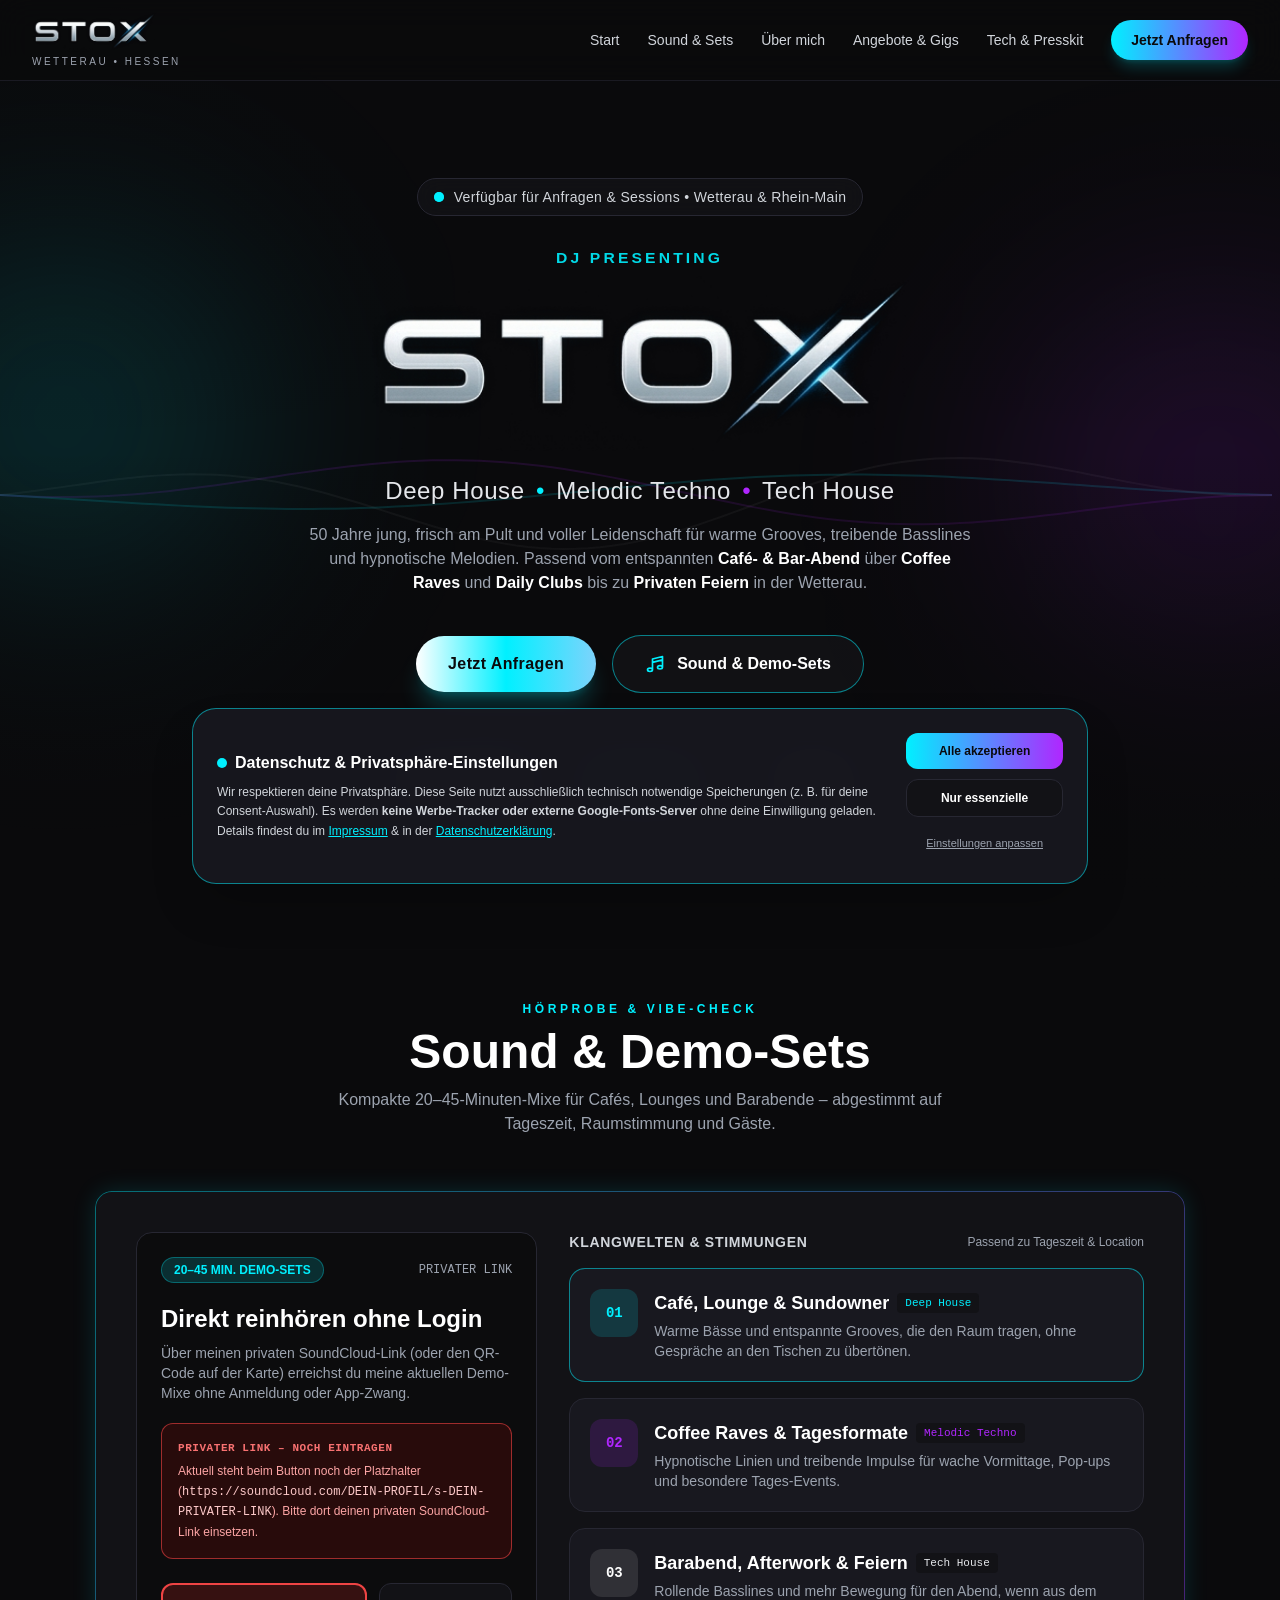
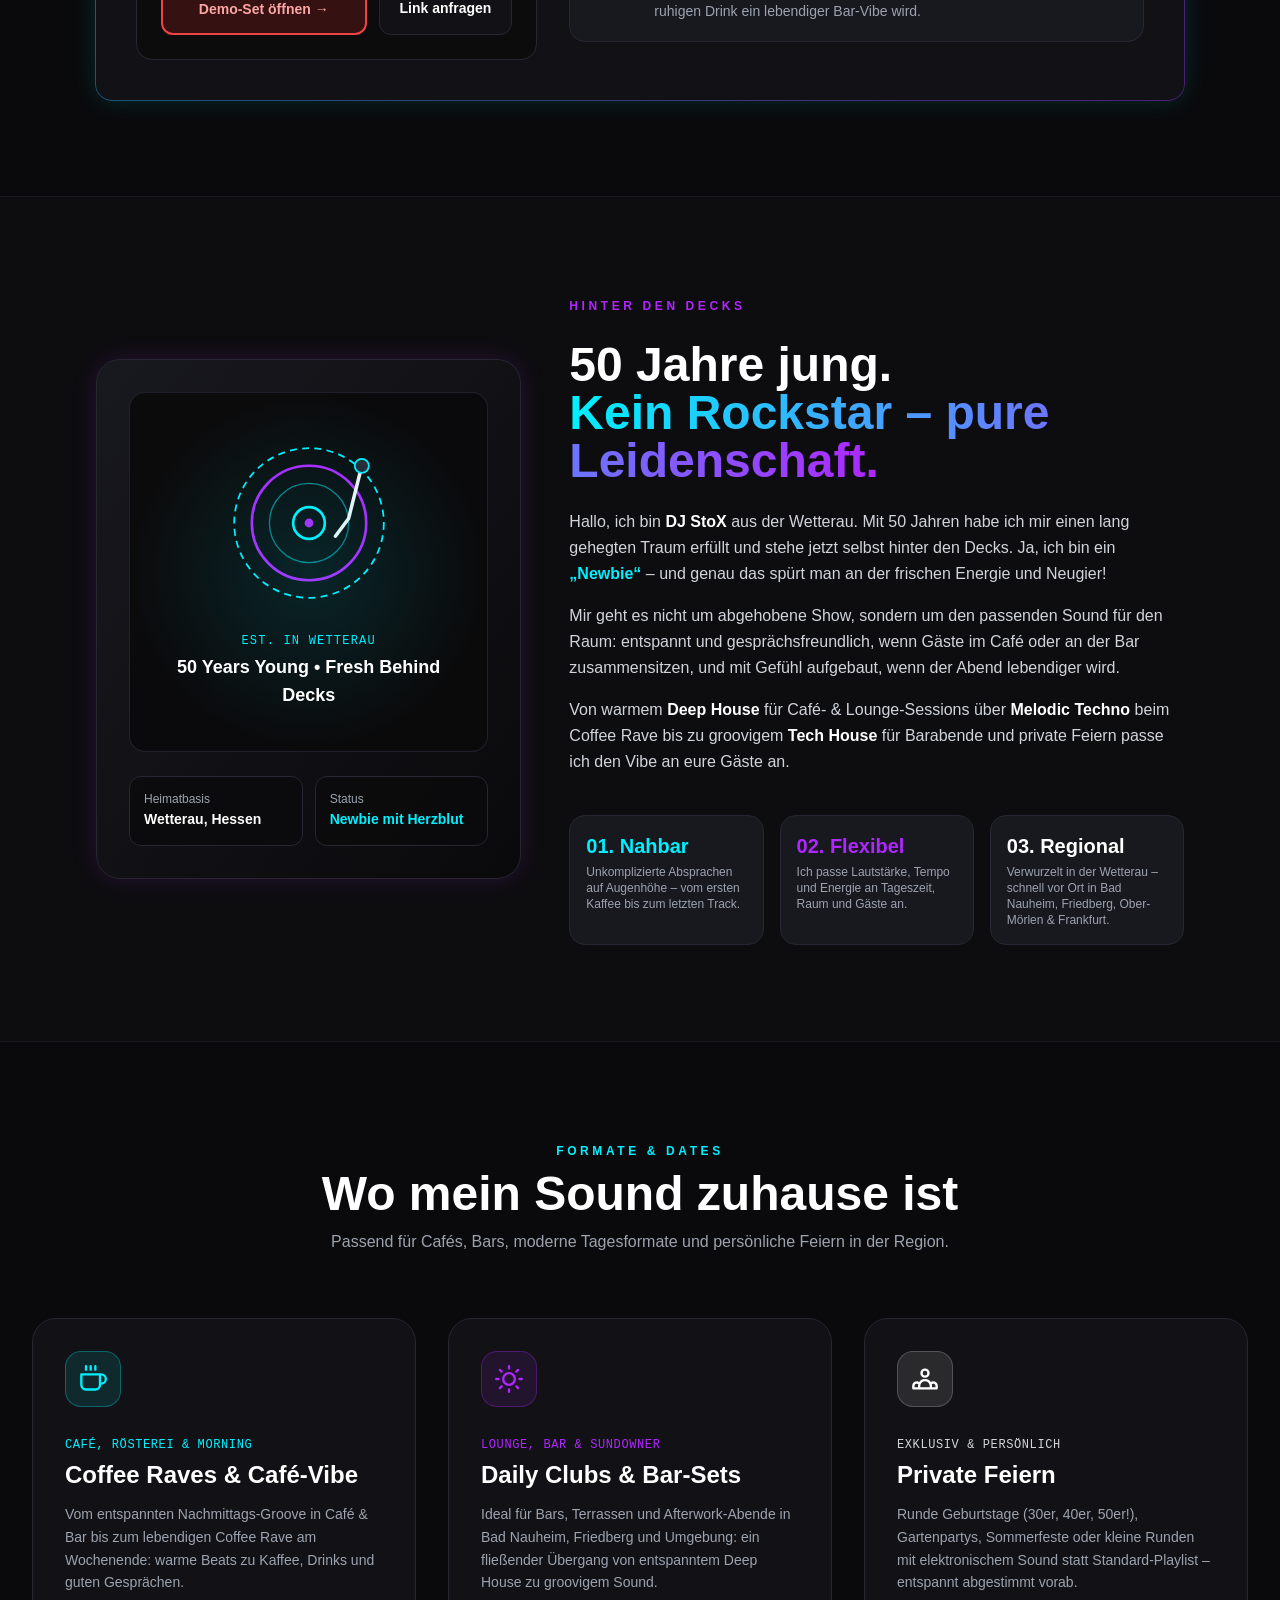
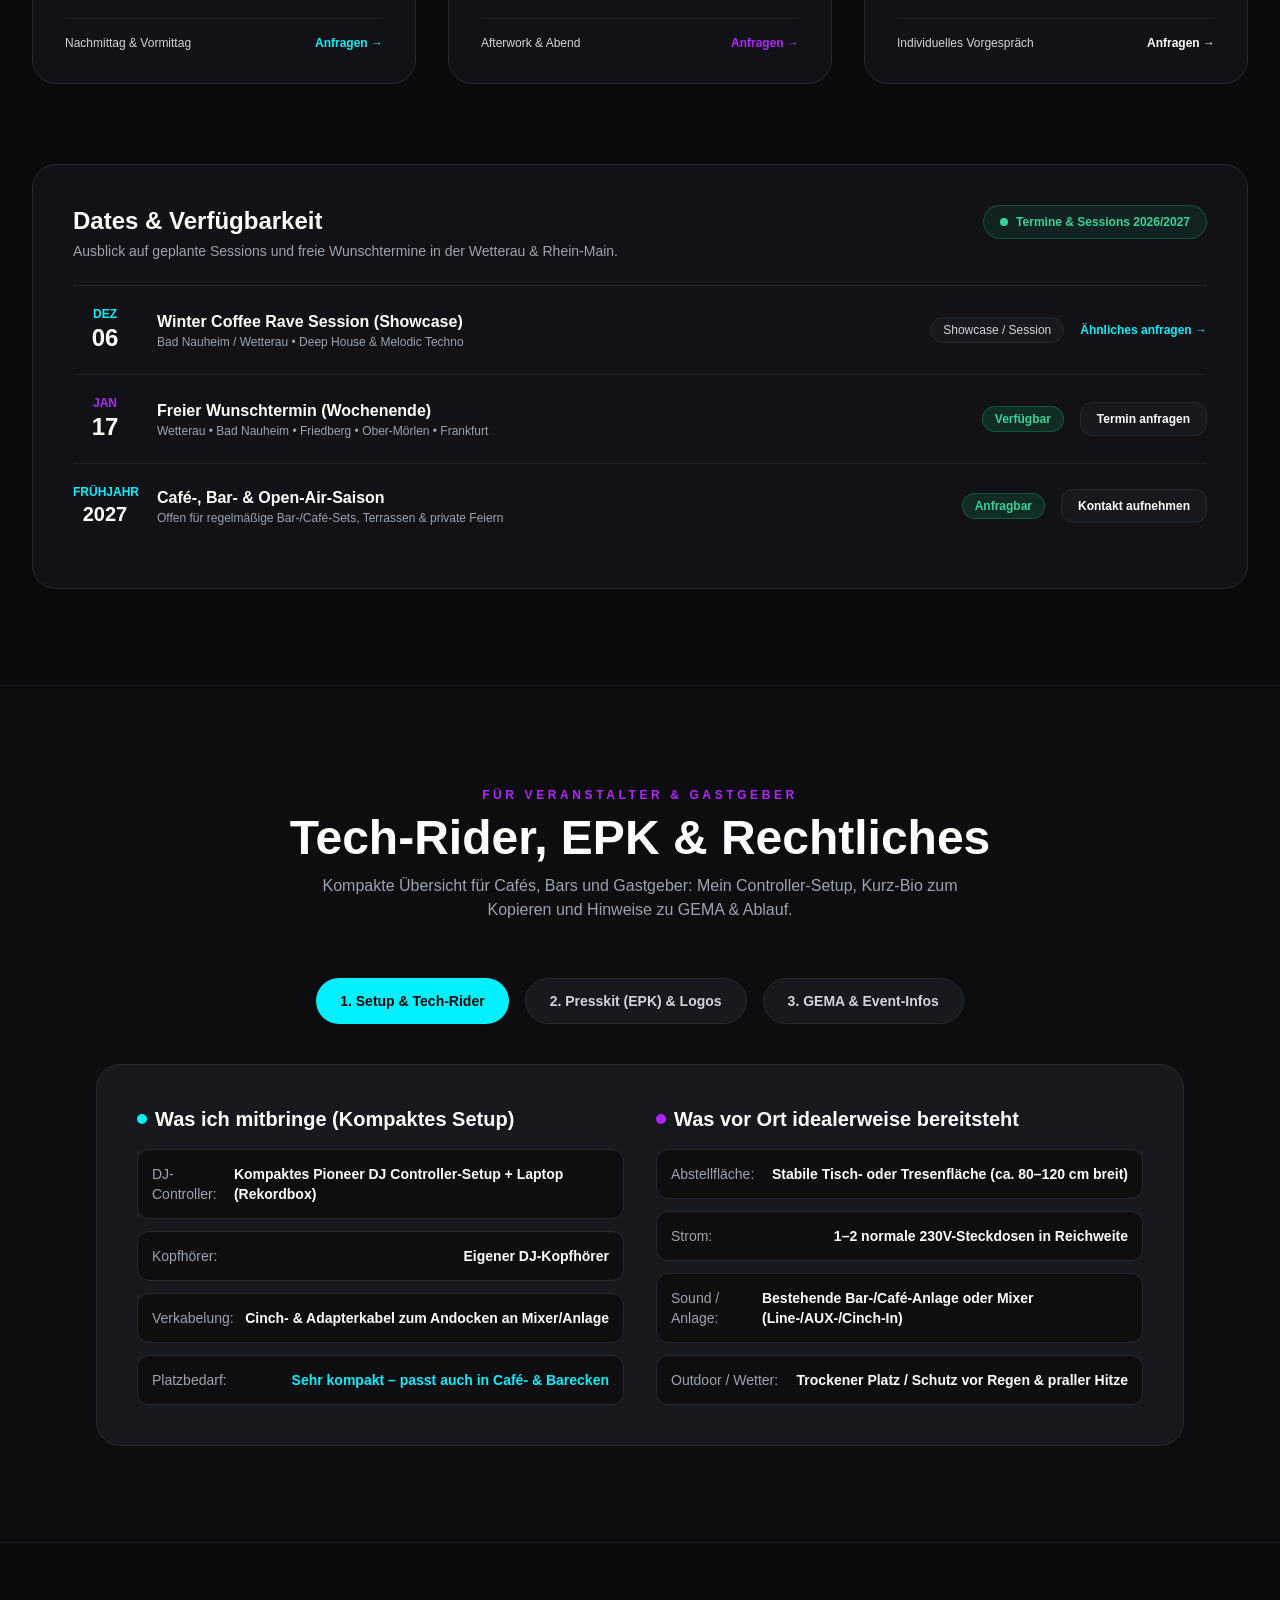
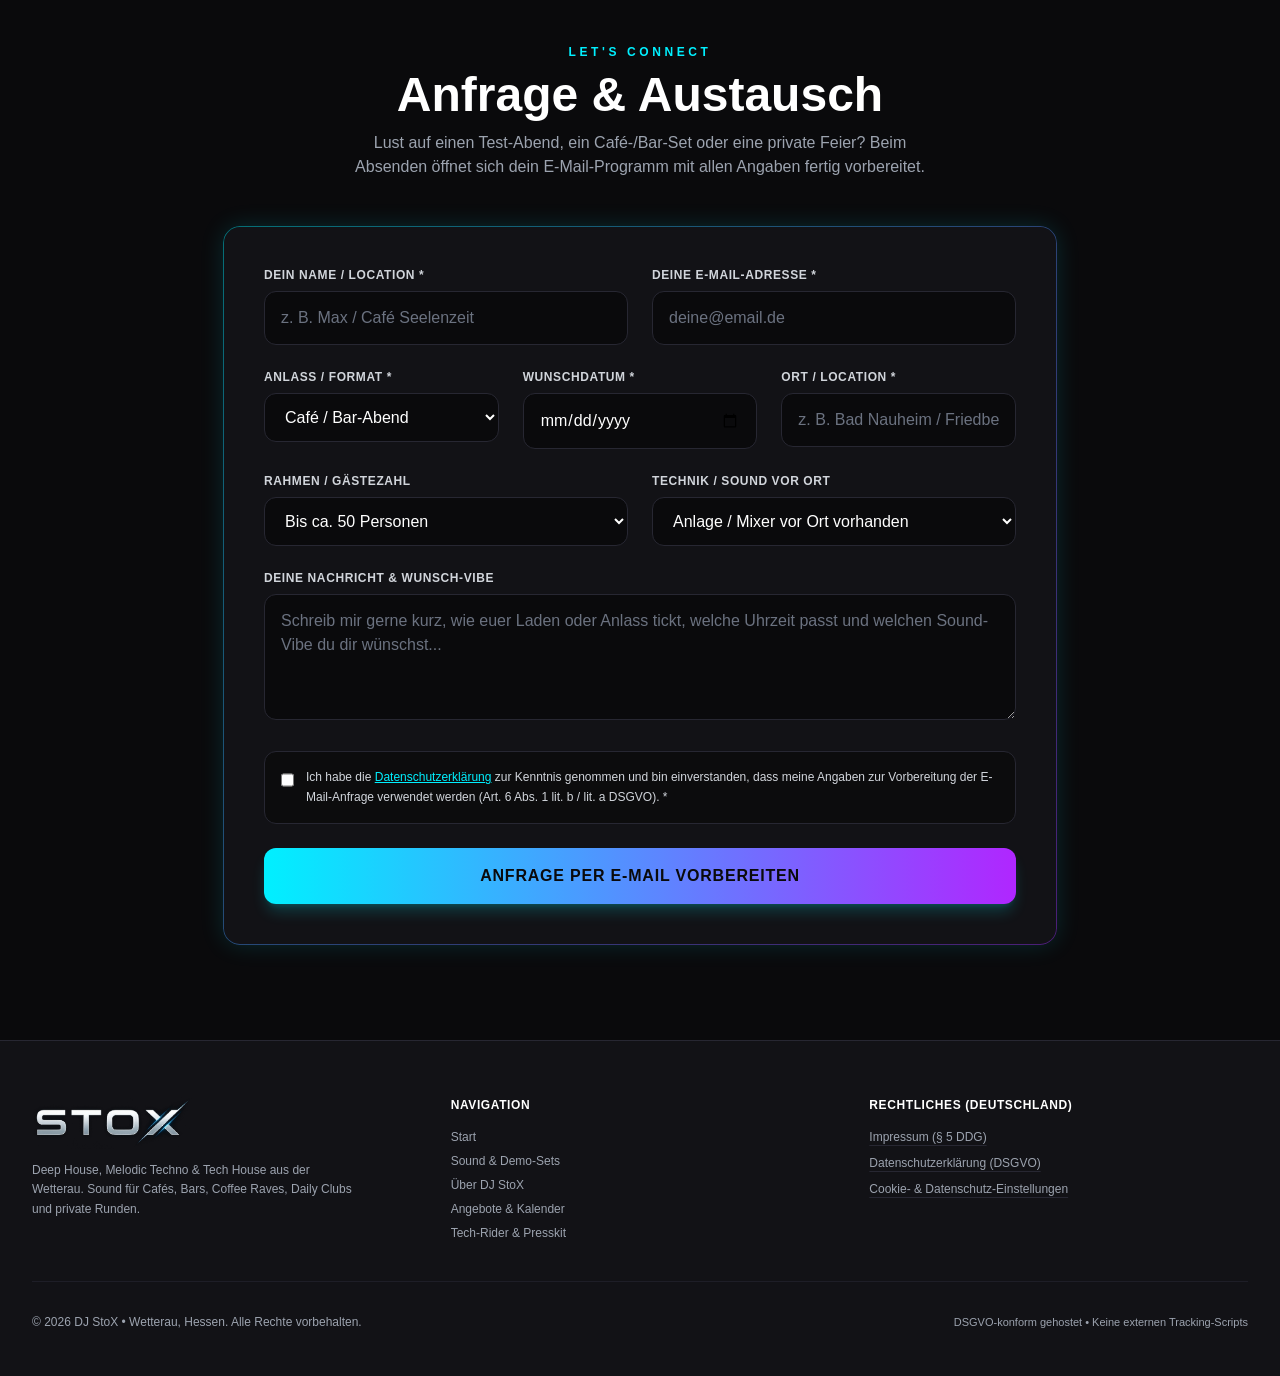
<file: index (2).html>
<!DOCTYPE html>
<html lang="de" class="scroll-smooth dark">
<head>
    <meta charset="UTF-8">
    <meta name="viewport" content="width=device-width, initial-scale=1.0">
    <meta name="description" content="DJ StoX – Deep House, Melodic Techno & Tech House aus der Wetterau. Entspannter Café- & Bar-Sound, Coffee Raves, Daily Clubs & private Feiern in Hessen & Rhein-Main.">
    <meta http-equiv="Content-Security-Policy" content="default-src 'none'; script-src 'self' 'unsafe-inline'; style-src 'self' 'unsafe-inline'; img-src 'self' data:; font-src 'self'; connect-src 'none'; media-src 'none'; frame-src 'none'; object-src 'none'; base-uri 'none'; form-action 'none'">
    <meta name="referrer" content="no-referrer">
    <meta name="format-detection" content="telephone=no">
    <link rel="icon" type="image/png" sizes="32x32" href="favicon-32.png">
    <link rel="apple-touch-icon" href="apple-touch-icon.png">
    <meta name="theme-color" content="#0a0a0c">
    <title>DJ StoX | Deep House • Melodic Techno • Tech House | Wetterau</title>
    
    <!-- Strukturierte Daten (JSON-LD). Sobald die Domain feststeht: "url", "image" (Logo) und "sameAs" (Instagram/SoundCloud) im MusicGroup-Eintrag ergänzen. -->
    <script type="application/ld+json">
{
  "@context": "https://schema.org",
  "@graph": [
    {
      "@type": "MusicGroup",
      "@id": "#dj-stox",
      "name": "DJ StoX",
      "alternateName": "STOX",
      "description": "DJ aus der Wetterau mit Deep House, Melodic Techno und Tech House für Café- und Bar-Abende, Coffee Raves, Daily Clubs und private Feiern.",
      "genre": [
        "Deep House",
        "Melodic Techno",
        "Tech House"
      ],
      "areaServed": [
        {
          "@type": "AdministrativeArea",
          "name": "Wetterau"
        },
        {
          "@type": "City",
          "name": "Bad Nauheim"
        },
        {
          "@type": "City",
          "name": "Friedberg"
        },
        {
          "@type": "City",
          "name": "Ober-Mörlen"
        },
        {
          "@type": "City",
          "name": "Frankfurt am Main"
        },
        {
          "@type": "AdministrativeArea",
          "name": "Rhein-Main"
        }
      ],
      "inLanguage": "de"
    },
    {
      "@type": "WebSite",
      "name": "DJ StoX",
      "inLanguage": "de",
      "about": {
        "@id": "#dj-stox"
      }
    },
    {
      "@type": "Service",
      "name": "DJ-Sets für Café, Bar, Coffee Rave & private Feiern",
      "serviceType": "DJ-Service",
      "provider": {
        "@id": "#dj-stox"
      },
      "areaServed": {
        "@type": "AdministrativeArea",
        "name": "Wetterau & Rhein-Main"
      },
      "audience": {
        "@type": "Audience",
        "audienceType": "Cafés, Bars, Veranstalter und Privatpersonen"
      }
    }
  ]
}
    </script>
    <!-- Tailwind CSS: lokal gebaut (siehe tailwind.css), kein CDN -->
    <link rel="stylesheet" href="tailwind.css">
    <style>
        /* Custom Club Aesthetics & Neon Glows */
        body {
            background-color: #0a0a0c;
            color: #f3f4f6;
            overflow-x: hidden;
        }

        /* Custom Scrollbar */
        ::-webkit-scrollbar {
            width: 8px;
        }
        ::-webkit-scrollbar-track {
            background: #0a0a0c;
        }
        ::-webkit-scrollbar-thumb {
            background: #272732;
            border-radius: 4px;
        }
        ::-webkit-scrollbar-thumb:hover {
            background: #00f0ff;
        }

        /* Neon Text & Box Effects */
        .text-glow-cyan {
            text-shadow: 0 0 20px rgba(0, 240, 255, 0.5), 0 0 40px rgba(0, 240, 255, 0.2);
        }
        .text-glow-magenta {
            text-shadow: 0 0 20px rgba(176, 38, 255, 0.5), 0 0 40px rgba(176, 38, 255, 0.2);
        }
        .box-glow-cyan {
            box-shadow: 0 0 25px rgba(0, 240, 255, 0.15);
        }
        .box-glow-magenta {
            box-shadow: 0 0 25px rgba(176, 38, 255, 0.15);
        }
        .gradient-border {
            position: relative;
            background: #121216;
            border-radius: 1rem;
        }
        .gradient-border::before {
            content: "";
            position: absolute;
            inset: -1px;
            border-radius: 1.05rem;
            padding: 1px;
            background: linear-gradient(135deg, rgba(0, 240, 255, 0.4), rgba(176, 38, 255, 0.4));
            -webkit-mask: linear-gradient(#fff 0 0) content-box, linear-gradient(#fff 0 0);
            -webkit-mask-composite: xor;
            mask-composite: exclude;
            pointer-events: none;
        }

        /* StoX Wide Metallic Display Style (inspiriert vom STOX-Logo) */
        .font-stox {
            font-family: 'Eurostile', 'Bank Gothic', 'Orbitron', 'Rajdhani', 'Bahnschrift', 'Segoe UI', sans-serif;
            font-weight: 800;
            letter-spacing: 0.2em;
            text-transform: uppercase;
            transform: scaleX(1.12);
            transform-origin: center;
        }

        /* Original STOX-Logo (freigestellt, 1x eingebettet, kein externer Request) */
        :root { --stox-logo: url("[data-uri]"); }
        .stox-logo {
            display: block;
            aspect-ratio: 525 / 169;
            background: var(--stox-logo) center / contain no-repeat;
        }
    </style>
</head>
<body class="antialiased selection:bg-club-cyan selection:text-club-bg">

    <!-- ==================== 1. STICKY HEADER NAVIGATION ==================== -->
    <header id="navbar" class="fixed top-0 left-0 right-0 z-40 transition-all duration-300 bg-club-bg/80 backdrop-blur-lg border-b border-club-border/60">
        <div class="max-w-7xl mx-auto px-4 sm:px-6 lg:px-8">
            <div class="flex items-center justify-between h-20">
                <!-- Brand Logo -->
                <a href="#start" class="flex items-center gap-3 group">
                    <div>
                        <span role="img" aria-label="DJ StoX" class="stox-logo h-8 sm:h-10 group-hover:scale-105 transition-transform origin-left"></span>
                        <span class="block text-[10px] uppercase tracking-[0.25em] text-club-muted mt-0.5">Wetterau • Hessen</span>
                    </div>
                </a>

                <!-- Desktop Navigation -->
                <nav class="hidden md:flex items-center gap-7 text-sm font-medium">
                    <a href="#start" class="text-gray-300 hover:text-club-cyan transition-colors">Start</a>
                    <a href="#sound" class="text-gray-300 hover:text-club-cyan transition-colors">Sound & Sets</a>
                    <a href="#about" class="text-gray-300 hover:text-club-cyan transition-colors">Über mich</a>
                    <a href="#gigs" class="text-gray-300 hover:text-club-cyan transition-colors">Angebote & Gigs</a>
                    <a href="#tech" class="text-gray-300 hover:text-club-cyan transition-colors">Tech & Presskit</a>
                    <a href="#booking" class="px-5 py-2.5 rounded-full bg-gradient-to-r from-club-cyan to-club-magenta text-club-bg font-bold hover:opacity-90 transition-all shadow-lg shadow-club-cyan/20">
                        Jetzt Anfragen
                    </a>
                </nav>

                <!-- Mobile Burger Button -->
                <button id="mobile-menu-btn" aria-label="Menü öffnen" class="md:hidden p-2.5 rounded-xl bg-club-surface border border-club-border text-gray-200 hover:text-club-cyan focus:outline-none">
                    <svg id="burger-icon" class="w-6 h-6" fill="none" stroke="currentColor" viewBox="0 0 24 24">
                        <path stroke-linecap="round" stroke-linejoin="round" stroke-width="2" d="M4 6h16M4 12h16M4 18h16"/>
                    </svg>
                    <svg id="close-icon" class="w-6 h-6 hidden" fill="none" stroke="currentColor" viewBox="0 0 24 24">
                        <path stroke-linecap="round" stroke-linejoin="round" stroke-width="2" d="M6 18L18 6M6 6l12 12"/>
                    </svg>
                </button>
            </div>
        </div>

        <!-- Mobile Dropdown Navigation -->
        <div id="mobile-menu" class="hidden md:hidden bg-club-surface/95 backdrop-blur-xl border-b border-club-border px-4 pt-3 pb-6 space-y-2">
            <a href="#start" class="mobile-link block px-4 py-3 rounded-xl text-base font-medium text-gray-200 hover:bg-club-card hover:text-club-cyan">Start</a>
            <a href="#sound" class="mobile-link block px-4 py-3 rounded-xl text-base font-medium text-gray-200 hover:bg-club-card hover:text-club-cyan">Sound & Sets</a>
            <a href="#about" class="mobile-link block px-4 py-3 rounded-xl text-base font-medium text-gray-200 hover:bg-club-card hover:text-club-cyan">Über mich</a>
            <a href="#gigs" class="mobile-link block px-4 py-3 rounded-xl text-base font-medium text-gray-200 hover:bg-club-card hover:text-club-cyan">Angebote & Gigs</a>
            <a href="#tech" class="mobile-link block px-4 py-3 rounded-xl text-base font-medium text-gray-200 hover:bg-club-card hover:text-club-cyan">Tech & Presskit</a>
            <div class="pt-2">
                <a href="#booking" class="mobile-link block w-full text-center px-5 py-3.5 rounded-xl bg-gradient-to-r from-club-cyan to-club-magenta text-club-bg font-bold">
                    Jetzt Anfragen
                </a>
            </div>
        </div>
    </header>

    <!-- ==================== 2. HERO SECTION ==================== -->
    <section id="start" class="relative min-h-screen flex items-center justify-center pt-20 overflow-hidden">
        <!-- Atmospheric Wave Canvas & Gradients -->
        <canvas id="hero-canvas" class="absolute inset-0 w-full h-full pointer-events-none opacity-60"></canvas>
        <div class="absolute top-1/4 -left-32 w-96 h-96 bg-club-cyan/15 rounded-full blur-[120px] pointer-events-none"></div>
        <div class="absolute bottom-1/4 -right-32 w-96 h-96 bg-club-magenta/15 rounded-full blur-[120px] pointer-events-none"></div>
        <div class="absolute inset-0 bg-gradient-to-b from-club-bg/30 via-transparent to-club-bg pointer-events-none"></div>

        <div class="relative z-10 max-w-5xl mx-auto px-4 sm:px-6 lg:px-8 text-center">
            <!-- Status Badge -->
            <div class="inline-flex items-center gap-2.5 px-4 py-2 rounded-full bg-club-surface/90 border border-club-border mb-8 backdrop-blur-md">
                <span class="relative flex h-2.5 w-2.5">
                    <span class="animate-ping absolute inline-flex h-full w-full rounded-full bg-club-cyan opacity-75"></span>
                    <span class="relative inline-flex rounded-full h-2.5 w-2.5 bg-club-cyan"></span>
                </span>
                <span class="text-xs sm:text-sm font-medium text-gray-300 tracking-wide">
                    Verfügbar für Anfragen & Sessions • Wetterau & Rhein-Main
                </span>
            </div>

            <!-- Main Headline -->
            <h1 class="mb-6 flex flex-col items-center">
                <span class="font-stox text-xs sm:text-sm tracking-[0.45em] text-club-cyan/90 mb-2">
                    DJ PRESENTING
                </span>
                <span role="img" aria-label="STOX" class="stox-logo w-72 sm:w-[26rem] md:w-[34rem] max-w-full"></span>
            </h1>

            <!-- Subline -->
            <p class="text-lg sm:text-2xl font-medium text-gray-200 tracking-wide mb-4">
                Deep House <span class="text-club-cyan mx-1">•</span> Melodic Techno <span class="text-club-magenta mx-1">•</span> Tech House
            </p>
            <p class="max-w-2xl mx-auto text-sm sm:text-base text-club-muted mb-10 leading-relaxed">
                50 Jahre jung, frisch am Pult und voller Leidenschaft für warme Grooves, treibende Basslines und hypnotische Melodien. 
                Passend vom entspannten <strong class="text-white">Café- & Bar-Abend</strong> über <strong class="text-white">Coffee Raves</strong> und <strong class="text-white">Daily Clubs</strong> bis zu <strong class="text-white">Privaten Feiern</strong> in der Wetterau.
            </p>

            <!-- Hero CTAs -->
            <div class="flex flex-col sm:flex-row items-center justify-center gap-4 mb-12">
                <a href="#booking" class="w-full sm:w-auto px-8 py-4 rounded-full bg-gradient-to-r from-white via-club-cyan to-sky-300 text-club-bg font-extrabold text-base tracking-wide hover:scale-105 transition-transform shadow-xl shadow-club-cyan/20">
                    Jetzt Anfragen
                </a>
                <a href="#sound" class="w-full sm:w-auto px-8 py-4 rounded-full bg-club-surface/90 border border-club-cyan/50 text-white font-bold text-base hover:bg-club-cyan/10 hover:border-club-cyan transition-all flex items-center justify-center gap-3">
                    <svg class="w-5 h-5 text-club-cyan" fill="none" stroke="currentColor" viewBox="0 0 24 24" stroke-width="2">
                        <path stroke-linecap="round" stroke-linejoin="round" d="M9 19V6l12-3v13M9 19c0 1.105-1.343 2-3 2s-3-.895-3-2 1.343-2 3-2 3 .895 3 2zm12-3c0 1.105-1.343 2-3 2s-3-.895-3-2 1.343-2 3-2 3 .895 3 2zM9 10l12-3"/>
                    </svg>
                    <span>Sound & Demo-Sets</span>
                </a>
            </div>

            <!-- Quick Genre / Vibe Tags -->
            <div class="grid grid-cols-3 gap-3 max-w-lg mx-auto text-xs text-club-muted border-t border-club-border/60 pt-6">
                <div>
                    <span class="block text-white font-bold text-sm">Warm bis Treibend</span>
                    <span>Café, Lounge & Bar</span>
                </div>
                <div class="border-x border-club-border/60">
                    <span class="block text-club-cyan font-bold text-sm">100% Herzblut</span>
                    <span>Fresh Newbie Energy</span>
                </div>
                <div>
                    <span class="block text-white font-bold text-sm">Wetterau</span>
                    <span>& Umgebung</span>
                </div>
            </div>
        </div>
    </section>

    <!-- ==================== 3. SOUND & DEMO-SETS (SAUBERE ÜBERSICHT) ==================== -->
    <section id="sound" class="py-24 relative">
        <div class="max-w-6xl mx-auto px-4 sm:px-6 lg:px-8">
            <div class="text-center mb-14">
                <span class="text-xs font-bold uppercase tracking-[0.3em] text-club-cyan">Hörprobe & Vibe-Check</span>
                <h2 class="text-3xl sm:text-5xl font-black mt-2 text-white">Sound & Demo-Sets</h2>
                <p class="text-club-muted mt-3 max-w-2xl mx-auto text-sm sm:text-base">
                    Kompakte 20–45-Minuten-Mixe für Cafés, Lounges und Barabende – abgestimmt auf Tageszeit, Raumstimmung und Gäste.
                </p>
            </div>

            <!-- Clean Demo-Set Overview Box -->
            <div class="gradient-border p-6 sm:p-10 box-glow-cyan">
                <div class="grid grid-cols-1 lg:grid-cols-12 gap-8 items-start">

                    <!-- Left: Private Demo-Set Access & Listening Guide -->
                    <div class="lg:col-span-5 bg-club-bg/80 rounded-2xl p-6 border border-club-border space-y-5">
                        <div class="flex items-center justify-between">
                            <span class="px-3 py-1 rounded-full text-xs font-bold bg-club-cyan/15 text-club-cyan border border-club-cyan/30">
                                20–45 MIN. DEMO-SETS
                            </span>
                            <span class="text-xs font-mono text-club-muted">PRIVATER LINK</span>
                        </div>

                        <div>
                            <h3 class="text-2xl font-bold text-white mb-2">Direkt reinhören ohne Login</h3>
                            <p class="text-xs sm:text-sm text-club-muted leading-relaxed">
                                Über meinen privaten SoundCloud-Link (oder den QR-Code auf der Karte) erreichst du meine aktuellen Demo-Mixe ohne Anmeldung oder App-Zwang.
                            </p>
                        </div>

                        <!-- Red Note for Private Link Placeholder -->
                        <div class="p-4 rounded-xl bg-red-950/50 border border-red-500/60 space-y-1.5 text-xs text-red-200">
                            <span class="block font-mono text-[11px] uppercase tracking-wider text-red-400 font-bold">Privater Link – noch eintragen</span>
                            <p class="text-red-300 leading-relaxed">
                                Aktuell steht beim Button noch der Platzhalter (<code class="text-red-200 font-mono">https://soundcloud.com/DEIN-PROFIL/s-DEIN-PRIVATER-LINK</code>). Bitte dort deinen privaten SoundCloud-Link einsetzen.
                            </p>
                        </div>

                        <!-- Action Links -->
                        <div class="flex flex-col sm:flex-row gap-3 pt-1">
                            <!-- Platzhalter: Privaten SoundCloud-Share-Link (/s-...) hier eintragen -->
                            <a href="https://soundcloud.com/DEIN-PROFIL/s-DEIN-PRIVATER-LINK" target="_blank" rel="noopener noreferrer" class="flex-1 px-5 py-3.5 rounded-xl bg-red-600/20 border-2 border-red-500 text-red-300 font-bold text-sm text-center hover:bg-red-600/30 transition">
                                Demo-Set öffnen →
                            </a>
                            <a href="#booking" class="px-5 py-3.5 rounded-xl bg-club-surface border border-club-border hover:border-club-cyan text-white font-semibold text-sm text-center transition">
                                Link anfragen
                            </a>
                        </div>
                    </div>

                    <!-- Right: 3 Sound Moods / Set Profiles -->
                    <div class="lg:col-span-7 space-y-4">
                        <div class="flex items-center justify-between mb-2">
                            <h4 class="text-sm font-bold uppercase tracking-wider text-gray-300">Klangwelten & Stimmungen</h4>
                            <span class="text-xs text-club-muted">Passend zu Tageszeit & Location</span>
                        </div>

                        <!-- Profile 01 -->
                        <div class="p-4 sm:p-5 rounded-2xl bg-club-card border border-club-cyan/50 flex items-start gap-4">
                            <div class="w-12 h-12 rounded-xl bg-club-cyan/15 text-club-cyan flex items-center justify-center font-mono font-bold text-sm shrink-0">
                                01
                            </div>
                            <div>
                                <div class="flex flex-wrap items-center gap-2">
                                    <h5 class="font-bold text-white text-base sm:text-lg">Café, Lounge & Sundowner</h5>
                                    <span class="text-[11px] px-2 py-0.5 rounded bg-club-surface text-club-cyan font-mono">Deep House</span>
                                </div>
                                <p class="text-xs sm:text-sm text-club-muted mt-1 leading-relaxed">
                                    Warme Bässe und entspannte Grooves, die den Raum tragen, ohne Gespräche an den Tischen zu übertönen.
                                </p>
                            </div>
                        </div>

                        <!-- Profile 02 -->
                        <div class="p-4 sm:p-5 rounded-2xl bg-club-card border border-club-border flex items-start gap-4">
                            <div class="w-12 h-12 rounded-xl bg-club-magenta/15 text-club-magenta flex items-center justify-center font-mono font-bold text-sm shrink-0">
                                02
                            </div>
                            <div>
                                <div class="flex flex-wrap items-center gap-2">
                                    <h5 class="font-bold text-white text-base sm:text-lg">Coffee Raves & Tagesformate</h5>
                                    <span class="text-[11px] px-2 py-0.5 rounded bg-club-surface text-club-magenta font-mono">Melodic Techno</span>
                                </div>
                                <p class="text-xs sm:text-sm text-club-muted mt-1 leading-relaxed">
                                    Hypnotische Linien und treibende Impulse für wache Vormittage, Pop-ups und besondere Tages-Events.
                                </p>
                            </div>
                        </div>

                        <!-- Profile 03 -->
                        <div class="p-4 sm:p-5 rounded-2xl bg-club-card border border-club-border flex items-start gap-4">
                            <div class="w-12 h-12 rounded-xl bg-white/10 text-white flex items-center justify-center font-mono font-bold text-sm shrink-0">
                                03
                            </div>
                            <div>
                                <div class="flex flex-wrap items-center gap-2">
                                    <h5 class="font-bold text-white text-base sm:text-lg">Barabend, Afterwork & Feiern</h5>
                                    <span class="text-[11px] px-2 py-0.5 rounded bg-club-surface text-gray-200 font-mono">Tech House</span>
                                </div>
                                <p class="text-xs sm:text-sm text-club-muted mt-1 leading-relaxed">
                                    Rollende Basslines und mehr Bewegung für den Abend, wenn aus dem ruhigen Drink ein lebendiger Bar-Vibe wird.
                                </p>
                            </div>
                        </div>
                    </div>
                </div>
            </div>
        </div>
    </section>

    <!-- ==================== 4. ÜBER MICH (AUTHENTISCHE STORY) ==================== -->
    <section id="about" class="py-24 bg-club-surface/40 border-y border-club-border/50">
        <div class="max-w-6xl mx-auto px-4 sm:px-6 lg:px-8">
            <div class="grid grid-cols-1 lg:grid-cols-12 gap-12 items-center">
                
                <!-- Visual DJ Deck Graphic / Card -->
                <div class="lg:col-span-5">
                    <div class="relative rounded-3xl overflow-hidden bg-gradient-to-br from-club-card to-club-bg border border-club-border p-8 box-glow-magenta">
                        <!-- Custom Stylized DJ Deck SVG Illustration -->
                        <div class="aspect-square rounded-2xl bg-club-bg/90 border border-club-border/80 flex flex-col items-center justify-center p-6 relative overflow-hidden">
                            <div class="absolute inset-0 bg-[radial-gradient(circle_at_center,rgba(0,240,255,0.12),transparent_70%)]"></div>
                            <svg class="w-44 h-44 text-club-cyan animate-float" viewBox="0 0 200 200" fill="none">
                                <circle cx="100" cy="100" r="85" stroke="currentColor" stroke-width="2" stroke-dasharray="8 6"/>
                                <circle cx="100" cy="100" r="65" stroke="#b026ff" stroke-width="3"/>
                                <circle cx="100" cy="100" r="45" stroke="currentColor" stroke-width="1.5" opacity="0.5"/>
                                <circle cx="100" cy="100" r="18" fill="#0a0a0c" stroke="#00f0ff" stroke-width="3"/>
                                <circle cx="100" cy="100" r="5" fill="#b026ff"/>
                                <!-- Tonearm -->
                                <path d="M160 35 L145 95 L130 115" stroke="#f3f4f6" stroke-width="4" stroke-linecap="round"/>
                                <circle cx="160" cy="35" r="8" fill="#272732" stroke="#00f0ff" stroke-width="2"/>
                            </svg>
                            <div class="mt-4 text-center z-10">
                                <span class="font-mono text-xs tracking-widest text-club-cyan uppercase">Est. in Wetterau</span>
                                <p class="text-white font-bold text-lg mt-0.5">50 Years Young • Fresh Behind Decks</p>
                            </div>
                        </div>

                        <!-- Key Facts Badges -->
                        <div class="grid grid-cols-2 gap-3 mt-6">
                            <div class="p-3.5 rounded-xl bg-club-bg/80 border border-club-border">
                                <span class="text-xs text-club-muted block">Heimatbasis</span>
                                <span class="text-sm font-bold text-white">Wetterau, Hessen</span>
                            </div>
                            <div class="p-3.5 rounded-xl bg-club-bg/80 border border-club-border">
                                <span class="text-xs text-club-muted block">Status</span>
                                <span class="text-sm font-bold text-club-cyan">Newbie mit Herzblut</span>
                            </div>
                        </div>
                    </div>
                </div>

                <!-- Authentic Story Text -->
                <div class="lg:col-span-7 space-y-6">
                    <span class="text-xs font-bold uppercase tracking-[0.3em] text-club-magenta">Hinter den Decks</span>
                    <h2 class="text-3xl sm:text-5xl font-black text-white leading-tight">
                        50 Jahre jung.<br>
                        <span class="text-transparent bg-clip-text bg-gradient-to-r from-club-cyan to-club-magenta">
                            Kein Rockstar – pure Leidenschaft.
                        </span>
                    </h2>
                    
                    <div class="space-y-4 text-gray-300 text-base leading-relaxed">
                        <p>
                            Hallo, ich bin <strong class="text-white">DJ StoX</strong> aus der Wetterau. Mit 50 Jahren habe ich mir einen lang gehegten Traum erfüllt und stehe jetzt selbst hinter den Decks. Ja, ich bin ein <strong class="text-club-cyan">„Newbie“</strong> – und genau das spürt man an der frischen Energie und Neugier!
                        </p>
                        <p>
                            Mir geht es nicht um abgehobene Show, sondern um den passenden Sound für den Raum: entspannt und gesprächsfreundlich, wenn Gäste im Café oder an der Bar zusammensitzen, und mit Gefühl aufgebaut, wenn der Abend lebendiger wird.
                        </p>
                        <p>
                            Von warmem <strong class="text-white">Deep House</strong> für Café- & Lounge-Sessions über <strong class="text-white">Melodic Techno</strong> beim Coffee Rave bis zu groovigem <strong class="text-white">Tech House</strong> für Barabende und private Feiern passe ich den Vibe an eure Gäste an.
                        </p>
                    </div>

                    <!-- 3 Pillars -->
                    <div class="grid grid-cols-1 sm:grid-cols-3 gap-4 pt-4">
                        <div class="p-4 rounded-2xl bg-club-card border border-club-border">
                            <div class="text-club-cyan font-black text-xl mb-1">01. Nahbar</div>
                            <p class="text-xs text-club-muted">Unkomplizierte Absprachen auf Augenhöhe – vom ersten Kaffee bis zum letzten Track.</p>
                        </div>
                        <div class="p-4 rounded-2xl bg-club-card border border-club-border">
                            <div class="text-club-magenta font-black text-xl mb-1">02. Flexibel</div>
                            <p class="text-xs text-club-muted">Ich passe Lautstärke, Tempo und Energie an Tageszeit, Raum und Gäste an.</p>
                        </div>
                        <div class="p-4 rounded-2xl bg-club-card border border-club-border">
                            <div class="text-white font-black text-xl mb-1">03. Regional</div>
                            <p class="text-xs text-club-muted">Verwurzelt in der Wetterau – schnell vor Ort in Bad Nauheim, Friedberg, Ober-Mörlen & Frankfurt.</p>
                        </div>
                    </div>
                </div>
            </div>
        </div>
    </section>

    <!-- ==================== 5. ANGEBOTE, FORMATE & GIG-KALENDER ==================== -->
    <section id="gigs" class="py-24">
        <div class="max-w-7xl mx-auto px-4 sm:px-6 lg:px-8">
            <div class="text-center mb-16">
                <span class="text-xs font-bold uppercase tracking-[0.3em] text-club-cyan">Formate & Dates</span>
                <h2 class="text-3xl sm:text-5xl font-black mt-2 text-white">Wo mein Sound zuhause ist</h2>
                <p class="text-club-muted mt-3 max-w-2xl mx-auto text-sm sm:text-base">
                    Passend für Cafés, Bars, moderne Tagesformate und persönliche Feiern in der Region.
                </p>
            </div>

            <!-- 3 Event Formats Cards -->
            <div class="grid grid-cols-1 md:grid-cols-3 gap-8 mb-20">
                <!-- Card 1: Coffee Raves & Café-Sets -->
                <div class="group rounded-3xl bg-club-surface border border-club-border hover:border-club-cyan/60 p-8 transition-all duration-300 flex flex-col justify-between">
                    <div>
                        <div class="w-14 h-14 rounded-2xl bg-club-cyan/10 border border-club-cyan/30 flex items-center justify-center text-club-cyan mb-6 group-hover:scale-110 transition-transform">
                            <!-- Coffee Cup + Soundwave SVG -->
                            <svg class="w-7 h-7" fill="none" stroke="currentColor" viewBox="0 0 24 24" stroke-width="2">
                                <path stroke-linecap="round" stroke-linejoin="round" d="M18 8h1a4 4 0 010 8h-1M2 8h16v9a4 4 0 01-4 4H6a4 4 0 01-4-4V8zM6 1v3M10 1v3M14 1v3"/>
                            </svg>
                        </div>
                        <span class="text-xs font-mono uppercase tracking-wider text-club-cyan">Café, Rösterei & Morning</span>
                        <h3 class="text-2xl font-bold text-white mt-1 mb-3">Coffee Raves & Café-Vibe</h3>
                        <p class="text-sm text-club-muted leading-relaxed mb-6">
                            Vom entspannten Nachmittags-Groove in Café & Bar bis zum lebendigen Coffee Rave am Wochenende: warme Beats zu Kaffee, Drinks und guten Gesprächen.
                        </p>
                    </div>
                    <div class="pt-4 border-t border-club-border/60 flex items-center justify-between text-xs">
                        <span class="text-gray-300 font-medium">Nachmittag & Vormittag</span>
                        <a href="#booking" onclick="preselectEventType('Coffee Rave')" class="text-club-cyan font-bold hover:underline">Anfragen →</a>
                    </div>
                </div>

                <!-- Card 2: Daily Clubs & Barabende -->
                <div class="group rounded-3xl bg-club-surface border border-club-border hover:border-club-magenta/60 p-8 transition-all duration-300 flex flex-col justify-between">
                    <div>
                        <div class="w-14 h-14 rounded-2xl bg-club-magenta/10 border border-club-magenta/30 flex items-center justify-center text-club-magenta mb-6 group-hover:scale-110 transition-transform">
                            <!-- Sun / Dayclub SVG -->
                            <svg class="w-7 h-7" fill="none" stroke="currentColor" viewBox="0 0 24 24" stroke-width="2">
                                <circle cx="12" cy="12" r="5"/>
                                <path stroke-linecap="round" d="M12 1v2M12 21v2M4.22 4.22l1.42 1.42M18.36 18.36l1.42 1.42M1 12h2M21 12h2M4.22 19.78l1.42-1.42M18.36 5.64l1.42-1.42"/>
                            </svg>
                        </div>
                        <span class="text-xs font-mono uppercase tracking-wider text-club-magenta">Lounge, Bar & Sundowner</span>
                        <h3 class="text-2xl font-bold text-white mt-1 mb-3">Daily Clubs & Bar-Sets</h3>
                        <p class="text-sm text-club-muted leading-relaxed mb-6">
                            Ideal für Bars, Terrassen und Afterwork-Abende in Bad Nauheim, Friedberg und Umgebung: ein fließender Übergang von entspanntem Deep House zu groovigem Sound.
                        </p>
                    </div>
                    <div class="pt-4 border-t border-club-border/60 flex items-center justify-between text-xs">
                        <span class="text-gray-300 font-medium">Afterwork & Abend</span>
                        <a href="#booking" onclick="preselectEventType('Daily Club')" class="text-club-magenta font-bold hover:underline">Anfragen →</a>
                    </div>
                </div>

                <!-- Card 3: Private Feiern -->
                <div class="group rounded-3xl bg-club-surface border border-club-border hover:border-white/50 p-8 transition-all duration-300 flex flex-col justify-between">
                    <div>
                        <div class="w-14 h-14 rounded-2xl bg-white/10 border border-white/20 flex items-center justify-center text-white mb-6 group-hover:scale-110 transition-transform">
                            <!-- Users / Celebration SVG -->
                            <svg class="w-7 h-7" fill="none" stroke="currentColor" viewBox="0 0 24 24" stroke-width="2">
                                <path stroke-linecap="round" stroke-linejoin="round" d="M17 20h5v-2a3 3 0 00-5.356-1.857M17 20H7m10 0v-2c0-.656-.126-1.283-.356-1.857M7 20H2v-2a3 3 0 015.356-1.857M7 20v-2c0-.656.126-1.283.356-1.857m0 0a5.002 5.002 0 019.288 0M15 7a3 3 0 11-6 0 3 3 0 016 0z"/>
                            </svg>
                        </div>
                        <span class="text-xs font-mono uppercase tracking-wider text-gray-300">Exklusiv & Persönlich</span>
                        <h3 class="text-2xl font-bold text-white mt-1 mb-3">Private Feiern</h3>
                        <p class="text-sm text-club-muted leading-relaxed mb-6">
                            Runde Geburtstage (30er, 40er, 50er!), Gartenpartys, Sommerfeste oder kleine Runden mit elektronischem Sound statt Standard-Playlist – entspannt abgestimmt vorab.
                        </p>
                    </div>
                    <div class="pt-4 border-t border-club-border/60 flex items-center justify-between text-xs">
                        <span class="text-gray-300 font-medium">Individuelles Vorgespräch</span>
                        <a href="#booking" onclick="preselectEventType('Private Feier')" class="text-white font-bold hover:underline">Anfragen →</a>
                    </div>
                </div>
            </div>

            <!-- Tour / Availability Schedule Box -->
            <div class="rounded-3xl bg-club-surface border border-club-border p-6 sm:p-10">
                <div class="flex flex-col sm:flex-row sm:items-center justify-between gap-4 pb-6 border-b border-club-border">
                    <div>
                        <h3 class="text-2xl font-bold text-white">Dates & Verfügbarkeit</h3>
                        <p class="text-xs sm:text-sm text-club-muted mt-1">Ausblick auf geplante Sessions und freie Wunschtermine in der Wetterau & Rhein-Main.</p>
                    </div>
                    <span class="inline-flex items-center gap-2 px-4 py-2 rounded-full bg-emerald-500/10 border border-emerald-500/30 text-emerald-400 text-xs font-bold self-start">
                        <span class="w-2 h-2 rounded-full bg-emerald-400 animate-pulse"></span>
                        Termine & Sessions 2026/2027
                    </span>
                </div>

                <div class="divide-y divide-club-border/60">
                    <!-- Row 1 -->
                    <div class="py-5 flex flex-col sm:flex-row sm:items-center justify-between gap-4">
                        <div class="flex items-center gap-5">
                            <div class="w-16 text-center shrink-0">
                                <span class="block text-xs font-bold uppercase text-club-cyan">DEZ</span>
                                <span class="block text-2xl font-black text-white">06</span>
                            </div>
                            <div>
                                <h4 class="font-bold text-white text-base">Winter Coffee Rave Session (Showcase)</h4>
                                <p class="text-xs text-club-muted">Bad Nauheim / Wetterau • Deep House & Melodic Techno</p>
                            </div>
                        </div>
                        <div class="flex items-center justify-between sm:justify-end gap-4">
                            <span class="px-3 py-1 rounded-full text-xs bg-club-card text-gray-300 border border-club-border">Showcase / Session</span>
                            <a href="#booking" class="text-xs font-bold text-club-cyan hover:underline">Ähnliches anfragen →</a>
                        </div>
                    </div>

                    <!-- Row 2 -->
                    <div class="py-5 flex flex-col sm:flex-row sm:items-center justify-between gap-4">
                        <div class="flex items-center gap-5">
                            <div class="w-16 text-center shrink-0">
                                <span class="block text-xs font-bold uppercase text-club-magenta">JAN</span>
                                <span class="block text-2xl font-black text-white">17</span>
                            </div>
                            <div>
                                <h4 class="font-bold text-white text-base">Freier Wunschtermin (Wochenende)</h4>
                                <p class="text-xs text-club-muted">Wetterau • Bad Nauheim • Friedberg • Ober-Mörlen • Frankfurt</p>
                            </div>
                        </div>
                        <div class="flex items-center justify-between sm:justify-end gap-4">
                            <span class="px-3 py-1 rounded-full text-xs bg-emerald-500/15 text-emerald-400 border border-emerald-500/30 font-semibold">Verfügbar</span>
                            <a href="#booking" class="px-4 py-2 rounded-xl bg-club-card hover:bg-club-cyan hover:text-club-bg text-white text-xs font-bold border border-club-border transition">Termin anfragen</a>
                        </div>
                    </div>

                    <!-- Row 3 -->
                    <div class="py-5 flex flex-col sm:flex-row sm:items-center justify-between gap-4">
                        <div class="flex items-center gap-5">
                            <div class="w-16 text-center shrink-0">
                                <span class="block text-xs font-bold uppercase text-club-cyan">FRÜHJAHR</span>
                                <span class="block text-xl font-black text-white">2027</span>
                            </div>
                            <div>
                                <h4 class="font-bold text-white text-base">Café-, Bar- & Open-Air-Saison</h4>
                                <p class="text-xs text-club-muted">Offen für regelmäßige Bar-/Café-Sets, Terrassen & private Feiern</p>
                            </div>
                        </div>
                        <div class="flex items-center justify-between sm:justify-end gap-4">
                            <span class="px-3 py-1 rounded-full text-xs bg-emerald-500/15 text-emerald-400 border border-emerald-500/30 font-semibold">Anfragbar</span>
                            <a href="#booking" class="px-4 py-2 rounded-xl bg-club-card hover:bg-club-magenta hover:text-white text-white text-xs font-bold border border-club-border transition">Kontakt aufnehmen</a>
                        </div>
                    </div>
                </div>
            </div>
        </div>
    </section>

    <!-- ==================== 6. TECH-RIDER, EQUIPMENT, EPK & GEMA-INFOS ==================== -->
    <section id="tech" class="py-24 bg-club-surface/40 border-y border-club-border/50">
        <div class="max-w-6xl mx-auto px-4 sm:px-6 lg:px-8">
            <div class="text-center mb-14">
                <span class="text-xs font-bold uppercase tracking-[0.3em] text-club-magenta">Für Veranstalter & Gastgeber</span>
                <h2 class="text-3xl sm:text-5xl font-black mt-2 text-white">Tech-Rider, EPK & Rechtliches</h2>
                <p class="text-club-muted mt-3 max-w-2xl mx-auto text-sm sm:text-base">
                    Kompakte Übersicht für Cafés, Bars und Gastgeber: Mein Controller-Setup, Kurz-Bio zum Kopieren und Hinweise zu GEMA & Ablauf.
                </p>
            </div>

            <!-- Interactive Tabs -->
            <div class="flex flex-wrap justify-center gap-2 sm:gap-4 mb-10">
                <button onclick="switchTechTab('rider')" id="tab-btn-rider" class="tech-tab-btn px-6 py-3 rounded-full text-sm font-bold bg-club-cyan text-club-bg transition">
                    1. Setup & Tech-Rider
                </button>
                <button onclick="switchTechTab('epk')" id="tab-btn-epk" class="tech-tab-btn px-6 py-3 rounded-full text-sm font-bold bg-club-card text-gray-300 hover:text-white border border-club-border transition">
                    2. Presskit (EPK) & Logos
                </button>
                <button onclick="switchTechTab('gema')" id="tab-btn-gema" class="tech-tab-btn px-6 py-3 rounded-full text-sm font-bold bg-club-card text-gray-300 hover:text-white border border-club-border transition">
                    3. GEMA & Event-Infos
                </button>
            </div>

            <!-- TAB 1: TECH RIDER -->
            <div id="tab-content-rider" class="tech-tab-panel rounded-3xl bg-club-card border border-club-border p-6 sm:p-10">
                <div class="grid grid-cols-1 md:grid-cols-2 gap-8">
                    <div class="space-y-4">
                        <h3 class="text-xl font-bold text-white flex items-center gap-2">
                            <span class="w-2.5 h-2.5 rounded-full bg-club-cyan"></span>
                            Was ich mitbringe (Kompaktes Setup)
                        </h3>
                        <ul class="space-y-3 text-sm text-gray-300">
                            <li class="p-3.5 rounded-xl bg-club-bg/70 border border-club-border flex flex-col sm:flex-row sm:justify-between gap-1">
                                <span class="text-club-muted">DJ-Controller:</span>
                                <span class="font-semibold text-white">Kompaktes Pioneer DJ Controller-Setup + Laptop (Rekordbox)</span>
                            </li>
                            <li class="p-3.5 rounded-xl bg-club-bg/70 border border-club-border flex flex-col sm:flex-row sm:justify-between gap-1">
                                <span class="text-club-muted">Kopfhörer:</span>
                                <span class="font-semibold text-white">Eigener DJ-Kopfhörer</span>
                            </li>
                            <li class="p-3.5 rounded-xl bg-club-bg/70 border border-club-border flex flex-col sm:flex-row sm:justify-between gap-1">
                                <span class="text-club-muted">Verkabelung:</span>
                                <span class="font-semibold text-white">Cinch- & Adapterkabel zum Andocken an Mixer/Anlage</span>
                            </li>
                            <li class="p-3.5 rounded-xl bg-club-bg/70 border border-club-border flex flex-col sm:flex-row sm:justify-between gap-1">
                                <span class="text-club-muted">Platzbedarf:</span>
                                <span class="font-semibold text-club-cyan">Sehr kompakt – passt auch in Café- & Barecken</span>
                            </li>
                        </ul>
                    </div>

                    <div class="space-y-4">
                        <h3 class="text-xl font-bold text-white flex items-center gap-2">
                            <span class="w-2.5 h-2.5 rounded-full bg-club-magenta"></span>
                            Was vor Ort idealerweise bereitsteht
                        </h3>
                        <ul class="space-y-3 text-sm text-gray-300">
                            <li class="p-3.5 rounded-xl bg-club-bg/70 border border-club-border flex flex-col sm:flex-row sm:justify-between gap-1">
                                <span class="text-club-muted">Abstellfläche:</span>
                                <span class="font-semibold text-white">Stabile Tisch- oder Tresenfläche (ca. 80–120 cm breit)</span>
                            </li>
                            <li class="p-3.5 rounded-xl bg-club-bg/70 border border-club-border flex flex-col sm:flex-row sm:justify-between gap-1">
                                <span class="text-club-muted">Strom:</span>
                                <span class="font-semibold text-white">1–2 normale 230V-Steckdosen in Reichweite</span>
                            </li>
                            <li class="p-3.5 rounded-xl bg-club-bg/70 border border-club-border flex flex-col sm:flex-row sm:justify-between gap-1">
                                <span class="text-club-muted">Sound / Anlage:</span>
                                <span class="font-semibold text-white">Bestehende Bar-/Café-Anlage oder Mixer (Line-/AUX-/Cinch-In)</span>
                            </li>
                            <li class="p-3.5 rounded-xl bg-club-bg/70 border border-club-border flex flex-col sm:flex-row sm:justify-between gap-1">
                                <span class="text-club-muted">Outdoor / Wetter:</span>
                                <span class="font-semibold text-white">Trockener Platz / Schutz vor Regen & praller Hitze</span>
                            </li>
                        </ul>
                    </div>
                </div>
            </div>

            <!-- TAB 2: EPK (ELECTRONIC PRESS KIT) -->
            <div id="tab-content-epk" class="tech-tab-panel hidden rounded-3xl bg-club-card border border-club-border p-6 sm:p-10">
                <div class="grid grid-cols-1 lg:grid-cols-12 gap-8 items-center">
                    <div class="lg:col-span-7 space-y-4">
                        <span class="px-3 py-1 rounded-full text-xs font-bold bg-club-magenta/15 text-club-magenta">PROMO MATERIAL</span>
                        <h3 class="text-2xl font-bold text-white">DJ StoX – Electronic Press Kit (EPK)</h3>
                        <p class="text-sm text-gray-300 leading-relaxed">
                            Für eine Ankündigung, einen Instagram-Post oder die kurze Abstimmung mit dem Team findest du hier eine fertige Kurz-Bio und eine kompakte Setup-Übersicht zum Herunterladen.
                        </p>
                        
                        <!-- Copyable Short Bio -->
                        <div class="p-4 rounded-xl bg-club-bg border border-club-border">
                            <div class="flex items-center justify-between mb-2">
                                <span class="text-xs font-mono text-club-cyan">KURZ-BIO (FÜR FLYER, SOCIAL MEDIA & ABSPRACHEN)</span>
                                <button onclick="copyPressBio()" class="text-xs px-3 py-1 rounded bg-club-surface hover:bg-club-cyan hover:text-club-bg text-gray-200 transition font-semibold">
                                    Text kopieren
                                </button>
                            </div>
                            <p id="press-bio-text" class="text-xs text-gray-300 italic leading-relaxed">
                                „DJ StoX (50, Wetterau) steht für warmen Deep House, Melodic Techno und groovigen Tech House. Mit frischer Energie und Gespür für den Raum sorgt er für entspannten Café- & Bar-Sound, Coffee Raves und persönliche Feiern.“
                            </p>
                        </div>

                        <div class="flex flex-wrap gap-3 pt-2">
                            <button onclick="downloadEPKFile()" class="px-6 py-3.5 rounded-xl bg-gradient-to-r from-club-cyan to-club-magenta text-club-bg font-bold text-sm hover:opacity-90 transition flex items-center gap-2">
                                <svg class="w-5 h-5" fill="none" stroke="currentColor" viewBox="0 0 24 24" stroke-width="2">
                                    <path stroke-linecap="round" stroke-linejoin="round" d="M4 16v1a3 3 0 003 3h10a3 3 0 003-3v-1m-4-4l-4 4m0 0l-4-4m4 4V4"/>
                                </svg>
                                <span>Presskit & Setup-Info (.txt) herunterladen</span>
                            </button>
                        </div>
                    </div>

                    <!-- Logo Preview Box -->
                    <div class="lg:col-span-5 bg-club-bg rounded-2xl border border-club-border p-8 text-center">
                        <span class="text-xs font-mono text-club-muted block mb-4">LOGO-BADGE</span>
                        <div class="py-8 px-6 rounded-xl bg-gradient-to-br from-club-surface to-black border border-club-border/80">
                            <span role="img" aria-label="STOX Logo" class="stox-logo w-56 max-w-full mx-auto"></span>
                            <span class="block text-[10px] tracking-[0.35em] text-gray-400 uppercase mt-3">
                                DEEP • MELODIC • TECH
                            </span>
                        </div>
                        <p class="text-[11px] text-club-muted mt-4">
                            Logos und Fotos für Ankündigungen stelle ich nach Absprache gerne bereit.
                        </p>
                    </div>
                </div>
            </div>

            <!-- TAB 3: GEMA & DEUTSCHE RECHTSHINWEISE FÜR VERANSTALTER -->
            <div id="tab-content-gema" class="tech-tab-panel hidden rounded-3xl bg-club-card border border-club-border p-6 sm:p-10">
                <div class="space-y-6">
                    <div class="flex items-start gap-4">
                        <div class="w-12 h-12 rounded-2xl bg-amber-500/15 text-amber-400 border border-amber-500/30 flex items-center justify-center shrink-0">
                            <svg class="w-6 h-6" fill="none" stroke="currentColor" viewBox="0 0 24 24" stroke-width="2">
                                <path stroke-linecap="round" stroke-linejoin="round" d="M13 16h-1v-4h-1m1-4h.01M21 12a9 9 0 11-18 0 9 9 0 0118 0z"/>
                            </svg>
                        </div>
                        <div>
                            <h3 class="text-xl font-bold text-white">Hinweise zu GEMA, Musik & Ablauf</h3>
                            <p class="text-sm text-club-muted mt-1">Kurz und transparent für Cafés, Bars, Gastgeber und private Runden:</p>
                        </div>
                    </div>

                    <div class="grid grid-cols-1 md:grid-cols-3 gap-6 text-sm">
                        <div class="p-5 rounded-2xl bg-club-bg/80 border border-club-border">
                            <h4 class="font-bold text-club-cyan mb-2">1. Private Runden</h4>
                            <p class="text-gray-300 text-xs leading-relaxed">
                                Bei geschlossenen privaten Feiern im persönlich eingeladenen Kreis ohne öffentlichen Zugang greifen in der Regel andere Rahmenbedingungen als bei öffentlichen Veranstaltungen.
                            </p>
                        </div>
                        <div class="p-5 rounded-2xl bg-club-bg/80 border border-club-border">
                            <h4 class="font-bold text-club-magenta mb-2">2. Öffentliche Locations & Events</h4>
                            <p class="text-gray-300 text-xs leading-relaxed">
                                Bei öffentlichen Veranstaltungen in Cafés, Bars oder Locations liegt die GEMA-Anmeldung üblicherweise beim Betreiber/Veranstalter. Gespielt werden legal erworbene Tracks (z. B. Beatport, Bandcamp).
                            </p>
                        </div>
                        <div class="p-5 rounded-2xl bg-club-bg/80 border border-club-border">
                            <h4 class="font-bold text-white mb-2">3. Unkomplizierte Absprache</h4>
                            <p class="text-gray-300 text-xs leading-relaxed">
                                Aktuell steht der Austausch, das Kennenlernen und das gemeinsame Ausprobieren vor Ort im Vordergrund – Zeiten, Lautstärke und Vibe klären wir direkt und transparent vorab.
                            </p>
                        </div>
                    </div>
                </div>
            </div>
        </div>
    </section>

    <!-- ==================== 7. BOOKING FORMULAR (DSGVO-KONFORM VIA MAILTO) ==================== -->
    <section id="booking" class="py-24 relative">
        <div class="max-w-4xl mx-auto px-4 sm:px-6 lg:px-8">
            <div class="text-center mb-12">
                <span class="text-xs font-bold uppercase tracking-[0.3em] text-club-cyan">Let's Connect</span>
                <h2 class="text-3xl sm:text-5xl font-black mt-2 text-white">Anfrage & Austausch</h2>
                <p class="text-club-muted mt-3 max-w-xl mx-auto text-sm sm:text-base">
                    Lust auf einen Test-Abend, ein Café-/Bar-Set oder eine private Feier? Beim Absenden öffnet sich dein E-Mail-Programm mit allen Angaben fertig vorbereitet.
                </p>
            </div>

            <div class="gradient-border p-6 sm:p-10 box-glow-cyan">
                <form id="booking-form" class="space-y-6" novalidate>
                    <div class="grid grid-cols-1 sm:grid-cols-2 gap-6">
                        <!-- Name -->
                        <div>
                            <label for="book-name" class="block text-xs font-bold uppercase tracking-wider text-gray-300 mb-2">Dein Name / Location *</label>
                            <input type="text" id="book-name" name="name" required maxlength="100" autocomplete="name" placeholder="z. B. Max / Café Seelenzeit" class="w-full px-4 py-3.5 rounded-xl bg-club-bg border border-club-border text-white placeholder-gray-500 focus:outline-none focus:border-club-cyan transition">
                        </div>

                        <!-- Email -->
                        <div>
                            <label for="book-email" class="block text-xs font-bold uppercase tracking-wider text-gray-300 mb-2">Deine E-Mail-Adresse *</label>
                            <input type="email" id="book-email" name="email" required maxlength="120" autocomplete="email" placeholder="deine@email.de" class="w-full px-4 py-3.5 rounded-xl bg-club-bg border border-club-border text-white placeholder-gray-500 focus:outline-none focus:border-club-cyan transition">
                        </div>
                    </div>

                    <div class="grid grid-cols-1 sm:grid-cols-3 gap-6">
                        <!-- Event Type -->
                        <div>
                            <label for="book-type" class="block text-xs font-bold uppercase tracking-wider text-gray-300 mb-2">Anlass / Format *</label>
                            <select id="book-type" name="eventType" class="w-full px-4 py-3.5 rounded-xl bg-club-bg border border-club-border text-white focus:outline-none focus:border-club-cyan transition">
                                <option value="Café / Bar-Abend">Café / Bar-Abend</option>
                                <option value="Coffee Rave">Coffee Rave</option>
                                <option value="Daily Club">Daily Club / Sundowner</option>
                                <option value="Private Feier">Private Feier / Geburtstag</option>
                                <option value="Sonstiges">Austausch / Sonstiges</option>
                            </select>
                        </div>

                        <!-- Date -->
                        <div>
                            <label for="book-date" class="block text-xs font-bold uppercase tracking-wider text-gray-300 mb-2">Wunschdatum *</label>
                            <input type="date" id="book-date" name="date" required class="w-full px-4 py-3.5 rounded-xl bg-club-bg border border-club-border text-white focus:outline-none focus:border-club-cyan transition">
                        </div>

                        <!-- Location -->
                        <div>
                            <label for="book-location" class="block text-xs font-bold uppercase tracking-wider text-gray-300 mb-2">Ort / Location *</label>
                            <input type="text" id="book-location" name="location" required maxlength="120" placeholder="z. B. Bad Nauheim / Friedberg" class="w-full px-4 py-3.5 rounded-xl bg-club-bg border border-club-border text-white placeholder-gray-500 focus:outline-none focus:border-club-cyan transition">
                        </div>
                    </div>

                    <div class="grid grid-cols-1 sm:grid-cols-2 gap-6">
                        <!-- Guest Count -->
                        <div>
                            <label for="book-guests" class="block text-xs font-bold uppercase tracking-wider text-gray-300 mb-2">Rahmen / Gästezahl</label>
                            <select id="book-guests" name="guests" class="w-full px-4 py-3.5 rounded-xl bg-club-bg border border-club-border text-white focus:outline-none focus:border-club-cyan transition">
                                <option value="Café / Bar / Intim">Café / Bar / Intim</option>
                                <option value="Bis ca. 50 Personen" selected>Bis ca. 50 Personen</option>
                                <option value="50 - 100 Personen">50 – 100 Personen</option>
                                <option value="Noch offen">Noch offen</option>
                            </select>
                        </div>

                        <!-- Sound Equipment Needed -->
                        <div>
                            <label for="book-tech" class="block text-xs font-bold uppercase tracking-wider text-gray-300 mb-2">Technik / Sound vor Ort</label>
                            <select id="book-tech" name="tech" class="w-full px-4 py-3.5 rounded-xl bg-club-bg border border-club-border text-white focus:outline-none focus:border-club-cyan transition">
                                <option value="Anlage / Mixer vor Ort vorhanden">Anlage / Mixer vor Ort vorhanden</option>
                                <option value="Nur Controller + Laptop nötig">Nur Controller + Laptop zum Andocken</option>
                                <option value="Noch abzustimmen">Noch abzustimmen</option>
                            </select>
                        </div>
                    </div>

                    <!-- Message -->
                    <div>
                        <label for="book-message" class="block text-xs font-bold uppercase tracking-wider text-gray-300 mb-2">Deine Nachricht & Wunsch-Vibe</label>
                        <textarea id="book-message" name="message" rows="4" maxlength="1500" placeholder="Schreib mir gerne kurz, wie euer Laden oder Anlass tickt, welche Uhrzeit passt und welchen Sound-Vibe du dir wünschst..." class="w-full px-4 py-3.5 rounded-xl bg-club-bg border border-club-border text-white placeholder-gray-500 focus:outline-none focus:border-club-cyan transition"></textarea>
                    </div>

                    <!-- DSGVO Pflicht-Checkbox -->
                    <div class="p-4 rounded-xl bg-club-bg/80 border border-club-border">
                        <label class="flex items-start gap-3 cursor-pointer">
                            <input type="checkbox" id="book-dsgvo" required class="mt-1 w-4 h-4 rounded border-club-border text-club-cyan focus:ring-club-cyan bg-club-surface">
                            <span class="text-xs text-gray-300 leading-relaxed">
                                Ich habe die <button type="button" onclick="openModal('modal-datenschutz')" class="text-club-cyan underline hover:text-white">Datenschutzerklärung</button> zur Kenntnis genommen und bin einverstanden, dass meine Angaben zur Vorbereitung der E-Mail-Anfrage verwendet werden (Art. 6 Abs. 1 lit. b / lit. a DSGVO). *
                            </span>
                        </label>
                    </div>

                    <!-- Error / Feedback Box -->
                    <div id="form-feedback" class="hidden p-4 rounded-xl text-sm font-medium"></div>

                    <!-- Submit Button -->
                    <button type="submit" class="w-full py-4 rounded-xl bg-gradient-to-r from-club-cyan to-club-magenta text-club-bg font-black text-base uppercase tracking-wider hover:opacity-95 transition shadow-lg shadow-club-cyan/20">
                        Anfrage per E-Mail vorbereiten
                    </button>
                </form>
            </div>
        </div>
    </section>

    <!-- ==================== 8. FOOTER MIT RECHTLICHEN LINKS ==================== -->
    <footer class="bg-club-surface border-t border-club-border pt-14 pb-12">
        <div class="max-w-7xl mx-auto px-4 sm:px-6 lg:px-8">
            <div class="grid grid-cols-1 md:grid-cols-3 gap-10 pb-10 border-b border-club-border/60">
                <div>
                    <span role="img" aria-label="DJ StoX" class="stox-logo w-40"></span>
                    <p class="text-xs text-club-muted mt-3 leading-relaxed max-w-xs">
                        Deep House, Melodic Techno & Tech House aus der Wetterau. Sound für Cafés, Bars, Coffee Raves, Daily Clubs und private Runden.
                    </p>
                </div>

                <div>
                    <h4 class="text-xs font-bold uppercase tracking-wider text-white mb-4">Navigation</h4>
                    <ul class="space-y-2 text-xs text-club-muted">
                        <li><a href="#start" class="hover:text-club-cyan transition">Start</a></li>
                        <li><a href="#sound" class="hover:text-club-cyan transition">Sound & Demo-Sets</a></li>
                        <li><a href="#about" class="hover:text-club-cyan transition">Über DJ StoX</a></li>
                        <li><a href="#gigs" class="hover:text-club-cyan transition">Angebote & Kalender</a></li>
                        <li><a href="#tech" class="hover:text-club-cyan transition">Tech-Rider & Presskit</a></li>
                    </ul>
                </div>

                <div>
                    <h4 class="text-xs font-bold uppercase tracking-wider text-white mb-4">Rechtliches (Deutschland)</h4>
                    <ul class="space-y-2.5 text-xs text-club-muted">
                        <li>
                            <button onclick="openModal('modal-impressum')" class="hover:text-club-cyan transition underline decoration-club-border underline-offset-4">
                                Impressum (§ 5 DDG)
                            </button>
                        </li>
                        <li>
                            <button onclick="openModal('modal-datenschutz')" class="hover:text-club-cyan transition underline decoration-club-border underline-offset-4">
                                Datenschutzerklärung (DSGVO)
                            </button>
                        </li>
                        <li>
                            <button onclick="reopenCookieBanner()" class="hover:text-club-cyan transition underline decoration-club-border underline-offset-4">
                                Cookie- & Datenschutz-Einstellungen
                            </button>
                        </li>
                    </ul>
                </div>
            </div>

            <div class="pt-8 flex flex-col sm:flex-row items-center justify-between gap-4 text-xs text-club-muted">
                <p>© <span id="current-year">2026</span> DJ StoX • Wetterau, Hessen. Alle Rechte vorbehalten.</p>
                <p class="text-[11px]">DSGVO-konform gehostet • Keine externen Tracking-Scripts</p>
            </div>
        </div>
    </footer>

    <!-- ==================== NACH OBEN ==================== -->
    <button id="to-top" type="button" aria-label="Nach oben" class="fixed bottom-5 right-4 z-40 w-12 h-12 rounded-full bg-club-card/90 backdrop-blur border border-club-cyan/50 text-club-cyan flex items-center justify-center shadow-lg shadow-club-cyan/10 opacity-0 pointer-events-none translate-y-2 transition-all duration-300 hover:bg-club-cyan hover:text-club-bg focus:outline-none focus-visible:ring-2 focus-visible:ring-club-cyan">
        <svg class="w-5 h-5" fill="none" stroke="currentColor" viewBox="0 0 24 24" stroke-width="2.5" aria-hidden="true"><path stroke-linecap="round" stroke-linejoin="round" d="M5 15l7-7 7 7"/></svg>
    </button>

    <!-- ==================== TOAST NOTIFICATION (STATT ALERT) ==================== -->
    <div id="toast-box" class="fixed top-24 right-4 z-50 hidden max-w-sm bg-club-card border border-club-cyan text-white px-5 py-3.5 rounded-2xl shadow-2xl text-sm font-medium flex items-center gap-3">
        <span class="w-2.5 h-2.5 rounded-full bg-club-cyan shrink-0"></span>
        <span id="toast-message">Aktion erfolgreich!</span>
    </div>

    <!-- ==================== MODAL: IMPRESSUM (§ 5 DDG – PLATZHALTER FÜR SPÄTER) ==================== -->
    <div id="modal-impressum" role="dialog" aria-modal="true" aria-label="Impressum" class="fixed inset-0 z-50 hidden bg-black/80 backdrop-blur-sm flex items-center justify-center p-4">
        <div class="bg-club-surface border border-club-border rounded-3xl max-w-2xl w-full max-h-[85vh] flex flex-col shadow-2xl">
            <div class="flex items-center justify-between p-6 border-b border-club-border">
                <h3 class="text-xl font-black text-white">Impressum</h3>
                <button onclick="closeModal('modal-impressum')" aria-label="Schließen" class="p-2 rounded-xl bg-club-card text-gray-400 hover:text-white">✕</button>
            </div>
            <div class="p-6 overflow-y-auto space-y-4 text-sm text-gray-300 leading-relaxed">
                <p class="text-xs text-club-cyan font-mono">Angaben gemäß § 5 Digitale-Dienste-Gesetz (DDG) – Platzhalter für spätere Ergänzung</p>
                
                <div>
                    <h4 class="font-bold text-white">Anbieter / Verantwortlicher:</h4>
                    <p>
                        [Vorname Nachname] – Künstlername: DJ StoX<br>
                        [Straße und Hausnummer]<br>
                        [PLZ, Ort in der Wetterau]<br>
                        Deutschland
                    </p>
                </div>

                <div>
                    <h4 class="font-bold text-white">Kontakt:</h4>
                    <p>
                        Telefon: [Deine Telefonnummer]<br>
                        E-Mail: [DEINE-EMAIL@BEISPIEL.DE]<br>
                        Web: [Deine Domain / URL]
                    </p>
                </div>

                <div>
                    <h4 class="font-bold text-white">Verantwortlich für den Inhalt nach § 18 Abs. 2 MStV:</h4>
                    <p>
                        [Vorname Nachname], Anschrift wie oben.
                    </p>
                </div>

                <div>
                    <h4 class="font-bold text-white">EU-Streitschlichtung & Verbraucherstreitbeilegung:</h4>
                    <p>
                        Die Europäische Kommission stellt eine Plattform zur Online-Streitbeilegung (OS) bereit: <span class="text-club-cyan">https://ec.europa.eu/consumers/odr/</span>.<br>
                        Wir sind nicht bereit oder verpflichtet, an Streitbeilegungsverfahren vor einer Verbraucherschlichtungsstelle teilzunehmen (§ 36 VSBG).
                    </p>
                </div>

                <div>
                    <h4 class="font-bold text-white">Haftung für Inhalte & Links:</h4>
                    <p class="text-xs text-club-muted">
                        Als Diensteanbieter sind wir gemäß § 7 Abs. 1 DDG für eigene Inhalte auf diesen Seiten nach den allgemeinen Gesetzen verantwortlich. Trotz sorgfältiger inhaltlicher Kontrolle übernehmen wir keine Haftung für die Inhalte externer Links. Für den Inhalt der verlinkten Seiten sind ausschließlich deren Betreiber verantwortlich.
                    </p>
                </div>
            </div>
            <div class="p-4 border-t border-club-border text-right">
                <button onclick="closeModal('modal-impressum')" class="px-6 py-2.5 rounded-xl bg-club-cyan text-club-bg font-bold text-sm">Schließen</button>
            </div>
        </div>
    </div>

    <!-- ==================== MODAL: DATENSCHUTZERKLÄRUNG (DSGVO) ==================== -->
    <div id="modal-datenschutz" role="dialog" aria-modal="true" aria-label="Datenschutzerklärung" class="fixed inset-0 z-50 hidden bg-black/80 backdrop-blur-sm flex items-center justify-center p-4">
        <div class="bg-club-surface border border-club-border rounded-3xl max-w-3xl w-full max-h-[85vh] flex flex-col shadow-2xl">
            <div class="flex items-center justify-between p-6 border-b border-club-border">
                <h3 class="text-xl font-black text-white">Datenschutzerklärung (DSGVO)</h3>
                <button onclick="closeModal('modal-datenschutz')" aria-label="Schließen" class="p-2 rounded-xl bg-club-card text-gray-400 hover:text-white">✕</button>
            </div>
            <div class="p-6 overflow-y-auto space-y-5 text-sm text-gray-300 leading-relaxed">
                <div>
                    <h4 class="font-bold text-white text-base">1. Datenschutz auf einen Blick & Verantwortlicher</h4>
                    <p class="mt-1">
                        Verantwortlicher im Sinne der Datenschutz-Grundverordnung (DSGVO) für diese Website ist:<br>
                        <strong>[Vorname Nachname] (DJ StoX)</strong>, [Straße Hausnummer], [PLZ Ort, Wetterau], E-Mail: [DEINE-EMAIL@BEISPIEL.DE].
                    </p>
                </div>

                <div>
                    <h4 class="font-bold text-white text-base">2. Datenerfassung beim Besuch dieser Website (Server-Logfiles)</h4>
                    <p class="mt-1">
                        Beim Aufrufen dieser Website werden durch den Hosting-Provider automatisch Informationen in sogenannten Server-Log-Dateien gespeichert, die Ihr Browser übermittelt (Browsertyp, Betriebssystem, Referrer-URL, Uhrzeit der Serveranfrage, gekürzte/anonymisierte IP-Adresse). Rechtsgrundlage ist Art. 6 Abs. 1 lit. f DSGVO (berechtigtes Interesse an der technisch fehlerfreien Darstellung und Sicherheit der Website).
                    </p>
                </div>

                <div>
                    <h4 class="font-bold text-white text-base">3. Lokale Schriftarten (Kein Tracking)</h4>
                    <p class="mt-1">
                        Diese Website lädt <strong>keine externen Schriftarten (wie Google Fonts)</strong> von Drittservern, sodass hierbei keine IP-Adresse an Dritte übertragen wird.
                    </p>
                </div>

                <div>
                    <h4 class="font-bold text-white text-base">4. Anfrage-Formular & E-Mail-Übergabe</h4>
                    <p class="mt-1">
                        Beim Absenden des Formulars wird kein Formular-Backend auf dieser Seite betrieben; stattdessen wird eine E-Mail an den Verantwortlichen vorbereitet. Dabei werden Ihre eingegebenen Angaben zur Bearbeitung Ihrer Anfrage genutzt.
                    </p>
                    <p class="mt-1">
                        <strong>Rechtsgrundlage:</strong> Art. 6 Abs. 1 lit. b DSGVO (vorvertragliche Maßnahmen / Anbahnung) sowie Ihre Einwilligung gemäß Art. 6 Abs. 1 lit. a DSGVO.
                    </p>
                </div>

                <div>
                    <h4 class="font-bold text-white text-base">5. Ihre Rechte als betroffene Person</h4>
                    <p class="mt-1">
                        Sie haben im Rahmen der geltenden gesetzlichen Bestimmungen jederzeit das Recht auf:
                    </p>
                    <ul class="list-disc pl-5 mt-1 space-y-1 text-xs">
                        <li><strong>Auskunft</strong> über Ihre gespeicherten personenbezogenen Daten (Art. 15 DSGVO),</li>
                        <li><strong>Berichtigung</strong> unrichtiger Daten (Art. 16 DSGVO),</li>
                        <li><strong>Löschung</strong> Ihrer Daten (Art. 17 DSGVO),</li>
                        <li><strong>Einschränkung</strong> der Verarbeitung (Art. 18 DSGVO),</li>
                        <li><strong>Datenübertragbarkeit</strong> (Art. 20 DSGVO),</li>
                        <li><strong>Widerspruch</strong> gegen die Verarbeitung (Art. 21 DSGVO) sowie</li>
                        <li><strong>Widerruf</strong> einer erteilten Einwilligung mit Wirkung für die Zukunft (Art. 7 Abs. 3 DSGVO).</li>
                    </ul>
                </div>

                <div>
                    <h4 class="font-bold text-white text-base">6. Beschwerderecht bei der Aufsichtsbehörde</h4>
                    <p class="mt-1">
                        Im Falle datenschutzrechtlicher Verstöße steht Ihnen ein Beschwerderecht bei einer Aufsichtsbehörde zu (Art. 77 DSGVO). Zuständige Aufsichtsbehörde für Hessen ist:<br>
                        <strong>Der Hessische Beauftragte für Datenschutz und Informationsfreiheit (HBDI)</strong>, Postfach 3163, 65021 Wiesbaden.
                    </p>
                </div>
            </div>
            <div class="p-4 border-t border-club-border text-right">
                <button onclick="closeModal('modal-datenschutz')" class="px-6 py-2.5 rounded-xl bg-club-cyan text-club-bg font-bold text-sm">Verstanden & Schließen</button>
            </div>
        </div>
    </div>

    <!-- ==================== DSGVO COOKIE- & CONSENT-BANNER ==================== -->
    <div id="cookie-banner" class="fixed bottom-4 left-4 right-4 z-50 max-w-4xl mx-auto hidden">
        <div class="bg-club-card/95 backdrop-blur-xl border border-club-cyan/50 rounded-3xl p-6 shadow-2xl">
            <div class="flex flex-col lg:flex-row lg:items-center justify-between gap-6">
                <div class="space-y-2">
                    <div class="flex items-center gap-2">
                        <span class="w-2.5 h-2.5 rounded-full bg-club-cyan"></span>
                        <h4 class="font-bold text-white text-base">Datenschutz & Privatsphäre-Einstellungen</h4>
                    </div>
                    <p class="text-xs text-gray-300 leading-relaxed">
                        Wir respektieren deine Privatsphäre. Diese Seite nutzt ausschließlich technisch notwendige Speicherungen (z. B. für deine Consent-Auswahl). Es werden <strong>keine Werbe-Tracker oder externe Google-Fonts-Server</strong> ohne deine Einwilligung geladen. Details findest du im 
                        <button onclick="openModal('modal-impressum')" class="text-club-cyan underline">Impressum</button> & in der 
                        <button onclick="openModal('modal-datenschutz')" class="text-club-cyan underline">Datenschutzerklärung</button>.
                    </p>

                    <!-- Expandable Settings Details -->
                    <div id="cookie-details" class="hidden pt-3 mt-3 border-t border-club-border space-y-2 text-xs">
                        <label class="flex items-center justify-between p-2.5 rounded-xl bg-club-bg">
                            <span><strong>Technisch notwendig (Essenziell)</strong> – Speichert deine Cookie-Wahl</span>
                            <input type="checkbox" checked disabled class="accent-club-cyan">
                        </label>
                        <label class="flex items-center justify-between p-2.5 rounded-xl bg-club-bg cursor-pointer">
                            <span><strong>Externe Medien (SoundCloud / Mixcloud Links)</strong> – Optional</span>
                            <input type="checkbox" id="consent-media" class="accent-club-cyan">
                        </label>
                    </div>
                </div>

                <div class="flex flex-col sm:flex-row lg:flex-col gap-2.5 shrink-0">
                    <button onclick="saveConsent('all')" class="px-5 py-2.5 rounded-xl bg-gradient-to-r from-club-cyan to-club-magenta text-club-bg font-bold text-xs whitespace-nowrap hover:opacity-90 transition">
                        Alle akzeptieren
                    </button>
                    <button onclick="saveConsent('essential')" class="px-5 py-2.5 rounded-xl bg-club-surface border border-club-border text-white font-semibold text-xs whitespace-nowrap hover:border-club-cyan transition">
                        Nur essenzielle
                    </button>
                    <button onclick="toggleCookieDetails()" class="px-5 py-2 rounded-xl text-club-muted hover:text-white text-[11px] underline">
                        Einstellungen anpassen
                    </button>
                </div>
            </div>
        </div>
    </div>

    <!-- ==================== JAVASCRIPT: UI, FORMULAR & LEGAL ==================== -->
    <script>
        // Ziel-E-Mail-Adresse für das mailto:-Anfrageformular anpassen:
        const BOOKING_EMAIL = 'DEINE-EMAIL@BEISPIEL.DE';

        // -------------------- 1. NAVIGATION & MOBILE MENU --------------------
        const mobileMenuBtn = document.getElementById('mobile-menu-btn');
        const mobileMenu = document.getElementById('mobile-menu');
        const burgerIcon = document.getElementById('burger-icon');
        const closeIcon = document.getElementById('close-icon');

        function setMobileMenuOpen(open) {
            if (!mobileMenu) return;
            mobileMenu.classList.toggle('hidden', !open);
            if (burgerIcon) burgerIcon.classList.toggle('hidden', open);
            if (closeIcon) closeIcon.classList.toggle('hidden', !open);
        }

        if (mobileMenuBtn) {
            mobileMenuBtn.addEventListener('click', (e) => {
                e.preventDefault();
                e.stopPropagation();
                const isCurrentlyHidden = mobileMenu ? mobileMenu.classList.contains('hidden') : true;
                setMobileMenuOpen(isCurrentlyHidden);
            });
        }

        document.querySelectorAll('.mobile-link').forEach(link => {
            link.addEventListener('click', () => {
                setMobileMenuOpen(false);
            });
        });

        // -------------------- 2. HERO BACKGROUND WAVE CANVAS --------------------
        const heroCanvas = document.getElementById('hero-canvas');
        const hCtx = heroCanvas.getContext('2d');
        let canvasW, canvasH;

        function resizeHeroCanvas() {
            canvasW = heroCanvas.width = heroCanvas.offsetWidth;
            canvasH = heroCanvas.height = heroCanvas.offsetHeight;
        }
        window.addEventListener('resize', resizeHeroCanvas);
        resizeHeroCanvas();

        const reduceMotion = window.matchMedia('(prefers-reduced-motion: reduce)').matches;
        let wavePhase = 0;
        function drawHeroWaves() {
            hCtx.clearRect(0, 0, canvasW, canvasH);
            const lines = 3;
            for (let l = 0; l < lines; l++) {
                hCtx.beginPath();
                hCtx.lineWidth = 2;
                hCtx.strokeStyle = l === 0 ? 'rgba(0, 240, 255, 0.25)' : (l === 1 ? 'rgba(176, 38, 255, 0.22)' : 'rgba(255, 255, 255, 0.08)');
                
                for (let x = 0; x <= canvasW; x += 12) {
                    const freq = 0.004 + l * 0.0015;
                    const amp = 25 + l * 15;
                    const y = canvasH * 0.55 + Math.sin(x * freq + wavePhase + l * 1.5) * amp * Math.sin(x / canvasW * Math.PI);
                    if (x === 0) hCtx.moveTo(x, y);
                    else hCtx.lineTo(x, y);
                }
                hCtx.stroke();
            }
            wavePhase += 0.015;
            if (!reduceMotion) requestAnimationFrame(drawHeroWaves);
        }
        drawHeroWaves();

        // -------------------- 3. TECH & PRESSKIT TABS + EPK DOWNLOAD --------------------
        function switchTechTab(tabName) {
            document.querySelectorAll('.tech-tab-panel').forEach(p => p.classList.add('hidden'));
            document.getElementById(`tab-content-${tabName}`).classList.remove('hidden');

            document.querySelectorAll('.tech-tab-btn').forEach(btn => {
                btn.classList.remove('bg-club-cyan', 'text-club-bg');
                btn.classList.add('bg-club-card', 'text-gray-300', 'border', 'border-club-border');
            });
            const activeBtn = document.getElementById(`tab-btn-${tabName}`);
            activeBtn.classList.remove('bg-club-card', 'text-gray-300', 'border', 'border-club-border');
            activeBtn.classList.add('bg-club-cyan', 'text-club-bg');
        }

        function copyPressBio() {
            const text = document.getElementById('press-bio-text').innerText;
            const tempInput = document.createElement('textarea');
            tempInput.value = text;
            document.body.appendChild(tempInput);
            tempInput.select();
            document.execCommand('copy');
            document.body.removeChild(tempInput);
            showToast('Kurz-Bio in die Zwischenablage kopiert!');
        }

        function downloadEPKFile() {
            const epkContent = `============================================================
KURZ-INFO & SETUP – DJ StoX
============================================================

ARTIST:       DJ StoX
STILE:        Deep House • Melodic Techno • Tech House
REGION:       Wetterau / Bad Nauheim / Friedberg / Ober-Mörlen / Rhein-Main
FORMATE:      Café- & Bar-Sets, Coffee Raves, Daily Clubs, Private Runden

KURZ-BIOGRAFIE:
DJ StoX (50, aus der Wetterau) steht für warmen Deep House, Melodic Techno
und groovigen Tech House. Mit frischer Energie und Gespür für den Raum
sorgt er für entspannten Café- & Bar-Sound, Coffee Raves und persönliche Feiern.

SETUP & ANFORDERUNGEN:
- Setup: Kompaktes Pioneer DJ Controller-Setup + Laptop (Rekordbox)
- Anschluss: Cinch- / Adapterkabel zum Andocken an bestehende Anlage oder Mixer
- Platz: Kompakte Stellfläche (ca. 80 - 120 cm breit)
- Strom: 1 - 2 normale 230V-Steckdosen in Reichweite

KONTAKT:
E-Mail: ${BOOKING_EMAIL}
============================================================`;

            const blob = new Blob([epkContent], { type: 'text/plain;charset=utf-8' });
            const url = URL.createObjectURL(blob);
            const a = document.createElement('a');
            a.href = url;
            a.download = 'DJ-StoX_Kurzinfo-und-Setup.txt';
            document.body.appendChild(a);
            a.click();
            document.body.removeChild(a);
            URL.revokeObjectURL(url);
            showToast('Kurz-Info & Setup heruntergeladen!');
        }

        (function () { const d = document.getElementById('book-date'); if (d) d.min = new Date().toISOString().slice(0, 10); })();

        // -------------------- 4. BOOKING FORM HANDLING (MAILTO) --------------------
        function preselectEventType(type) {
            const select = document.getElementById('book-type');
            if (select) select.value = type;
        }

        document.getElementById('booking-form').addEventListener('submit', function(e) {
            e.preventDefault();
            const feedback = document.getElementById('form-feedback');
            const name = document.getElementById('book-name').value.trim();
            const email = document.getElementById('book-email').value.trim();
            const date = document.getElementById('book-date').value;
            const location = document.getElementById('book-location').value.trim();
            const dsgvoChecked = document.getElementById('book-dsgvo').checked;

            if (!name || !email || !date || !location) {
                feedback.className = 'p-4 rounded-xl text-sm font-medium bg-red-500/15 border border-red-500/40 text-red-300';
                feedback.textContent = 'Bitte fülle alle mit * markierten Pflichtfelder aus.';
                feedback.classList.remove('hidden');
                return;
            }

            if (!dsgvoChecked) {
                feedback.className = 'p-4 rounded-xl text-sm font-medium bg-red-500/15 border border-red-500/40 text-red-300';
                feedback.textContent = 'Bitte bestätige die Datenschutzerklärung (DSGVO-Checkbox), damit wir die E-Mail vorbereiten können.';
                feedback.classList.remove('hidden');
                return;
            }

            const eventType = document.getElementById('book-type').value;
            const guests = document.getElementById('book-guests').value;
            const tech = document.getElementById('book-tech').value;
            const message = document.getElementById('book-message').value.trim();

            const subject = encodeURIComponent(`DJ StoX Anfrage: ${eventType} – ${location} (${date})`);
            const bodyLines = [
                `Hallo Martin / DJ StoX,`,
                ``,
                `hier ist eine Anfrage über die Seite:`,
                `Name / Location: ${name}`,
                `E-Mail: ${email}`,
                `Format: ${eventType}`,
                `Wunschdatum: ${date}`,
                `Ort / Location: ${location}`,
                `Rahmen / Gästezahl: ${guests}`,
                `Technik / Sound vor Ort: ${tech}`,
                ``,
                `Nachricht & Wunsch-Vibe:`,
                message || '(keine zusätzliche Nachricht eingetragen)'
            ];
            const mailtoUrl = `mailto:${BOOKING_EMAIL}?subject=${subject}&body=${encodeURIComponent(bodyLines.join('\n'))}`;

            window.location.href = mailtoUrl;

            feedback.className = 'p-5 rounded-xl text-sm font-medium bg-emerald-500/15 border border-emerald-500/40 text-emerald-300';
            feedback.textContent = '';
            const strong = document.createElement('strong');
            strong.textContent = 'E-Mail wird vorbereitet! ';
            feedback.append(strong, `Falls sich dein Mailprogramm nicht automatisch öffnet, schreibe gerne direkt an ${BOOKING_EMAIL} (Anfrage von ${name} für ${eventType} am ${date} in ${location}).`);
            feedback.classList.remove('hidden');
            showToast('E-Mail-Entwurf vorbereitet!');
        });

        // -------------------- NACH-OBEN-BUTTON --------------------
        (function () {
            const btn = document.getElementById('to-top');
            if (!btn) return;
            const states = ['opacity-0', 'pointer-events-none', 'translate-y-2'];
            let ticking = false;
            function update() {
                const show = window.scrollY > 600;
                states.forEach(c => btn.classList.toggle(c, !show));
                ticking = false;
            }
            window.addEventListener('scroll', () => { if (!ticking) { ticking = true; requestAnimationFrame(update); } }, { passive: true });
            btn.addEventListener('click', () => {
                const reduce = window.matchMedia('(prefers-reduced-motion: reduce)').matches;
                window.scrollTo({ top: 0, behavior: reduce ? 'auto' : 'smooth' });
            });
            update();
        })();

        // -------------------- 5. MODALS & DSGVO COOKIE CONSENT --------------------
        window.openModal = function(id) {
            const el = document.getElementById(id);
            if (!el) return;
            el.classList.remove('hidden');
            document.body.style.overflow = 'hidden';
        };

        window.closeModal = function(id) {
            const el = document.getElementById(id);
            if (!el) return;
            el.classList.add('hidden');
            document.body.style.overflow = '';
        };

        ['modal-impressum', 'modal-datenschutz'].forEach(id => {
            const modalEl = document.getElementById(id);
            if (modalEl) {
                modalEl.addEventListener('click', (e) => {
                    if (e.target.id === id) window.closeModal(id);
                });
            }
        });

        document.addEventListener('keydown', (e) => {
            if (e.key === 'Escape') {
                window.closeModal('modal-impressum');
                window.closeModal('modal-datenschutz');
            }
        });

        window.toggleCookieDetails = function() {
            const details = document.getElementById('cookie-details');
            if (details) details.classList.toggle('hidden');
        };

        window.saveConsent = function(level) {
            const mediaCheckbox = document.getElementById('consent-media');
            const consentData = {
                level: level,
                essential: true,
                media: level === 'all' ? true : Boolean(mediaCheckbox && mediaCheckbox.checked),
                timestamp: new Date().toISOString()
            };
            try {
                localStorage.setItem('djstox_dsgvo_consent', JSON.stringify(consentData));
            } catch (err) {}
            const banner = document.getElementById('cookie-banner');
            if (banner) banner.classList.add('hidden');
            showToast('Datenschutz-Einstellungen gespeichert.');
        };

        window.reopenCookieBanner = function() {
            const banner = document.getElementById('cookie-banner');
            if (banner) banner.classList.remove('hidden');
        };

        function initPageState() {
            const yearEl = document.getElementById('current-year');
            if (yearEl) yearEl.textContent = new Date().getFullYear();
            let saved = null;
            try {
                saved = localStorage.getItem('djstox_dsgvo_consent');
            } catch (e) {}
            const banner = document.getElementById('cookie-banner');
            if (!saved && banner) {
                banner.classList.remove('hidden');
            }
        }

        if (document.readyState === 'loading') {
            window.addEventListener('DOMContentLoaded', initPageState);
        } else {
            initPageState();
        }

        function showToast(msg) {
            const box = document.getElementById('toast-box');
            document.getElementById('toast-message').textContent = msg;
            box.classList.remove('hidden');
            setTimeout(() => {
                box.classList.add('hidden');
            }, 3500);
        }
    </script>
</body>
</html>
</file>
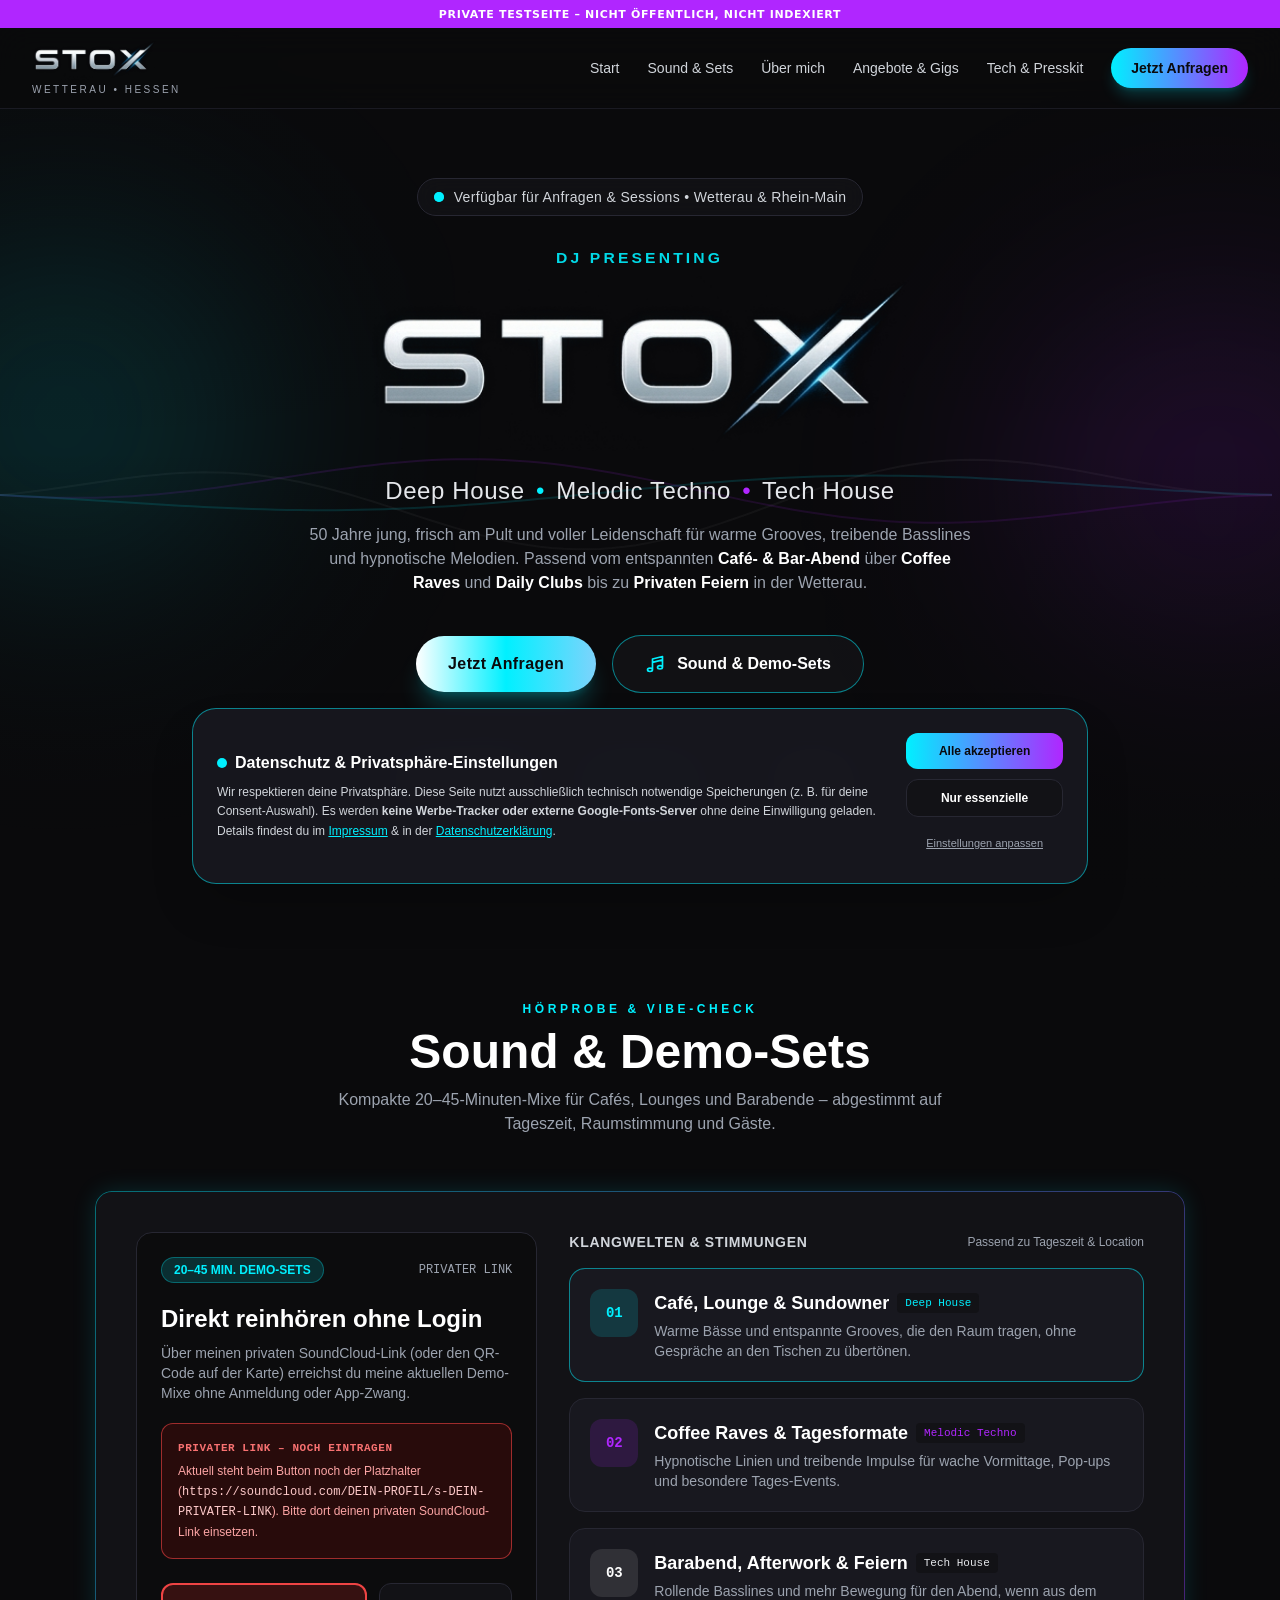
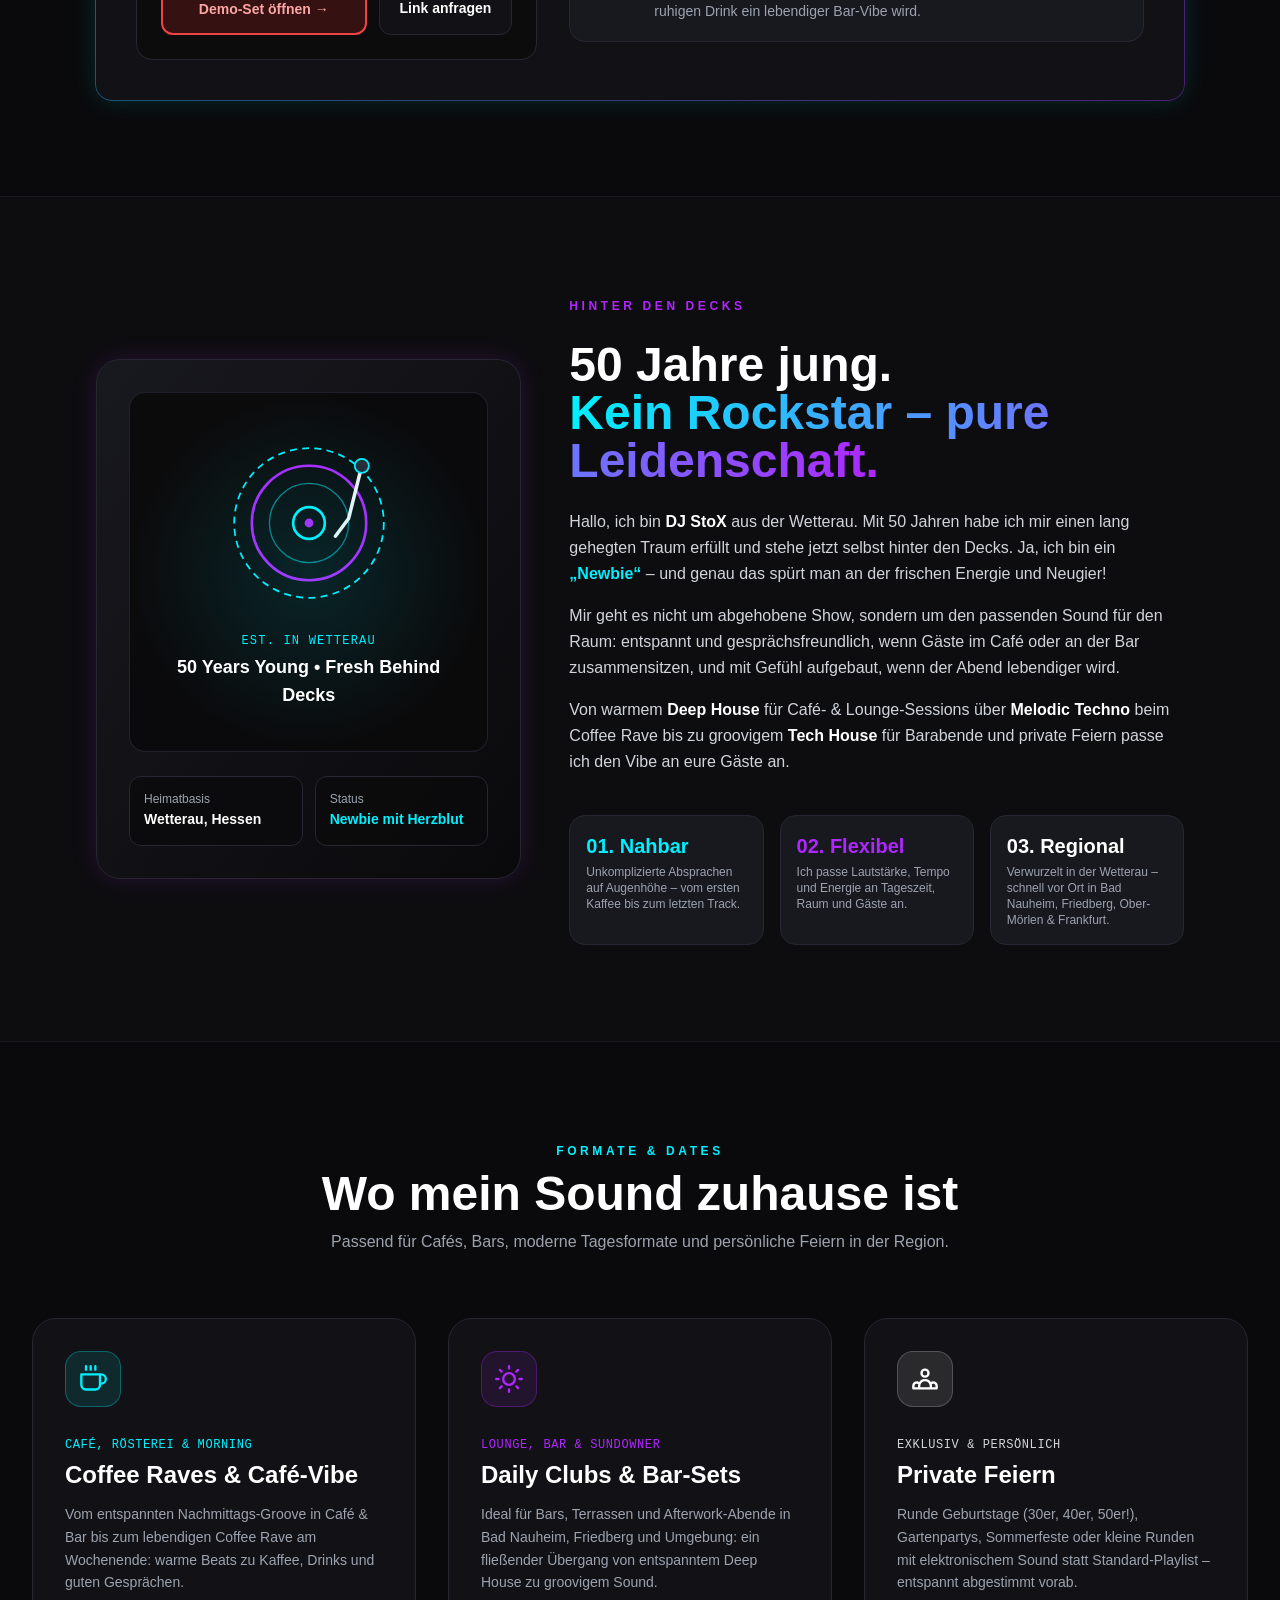
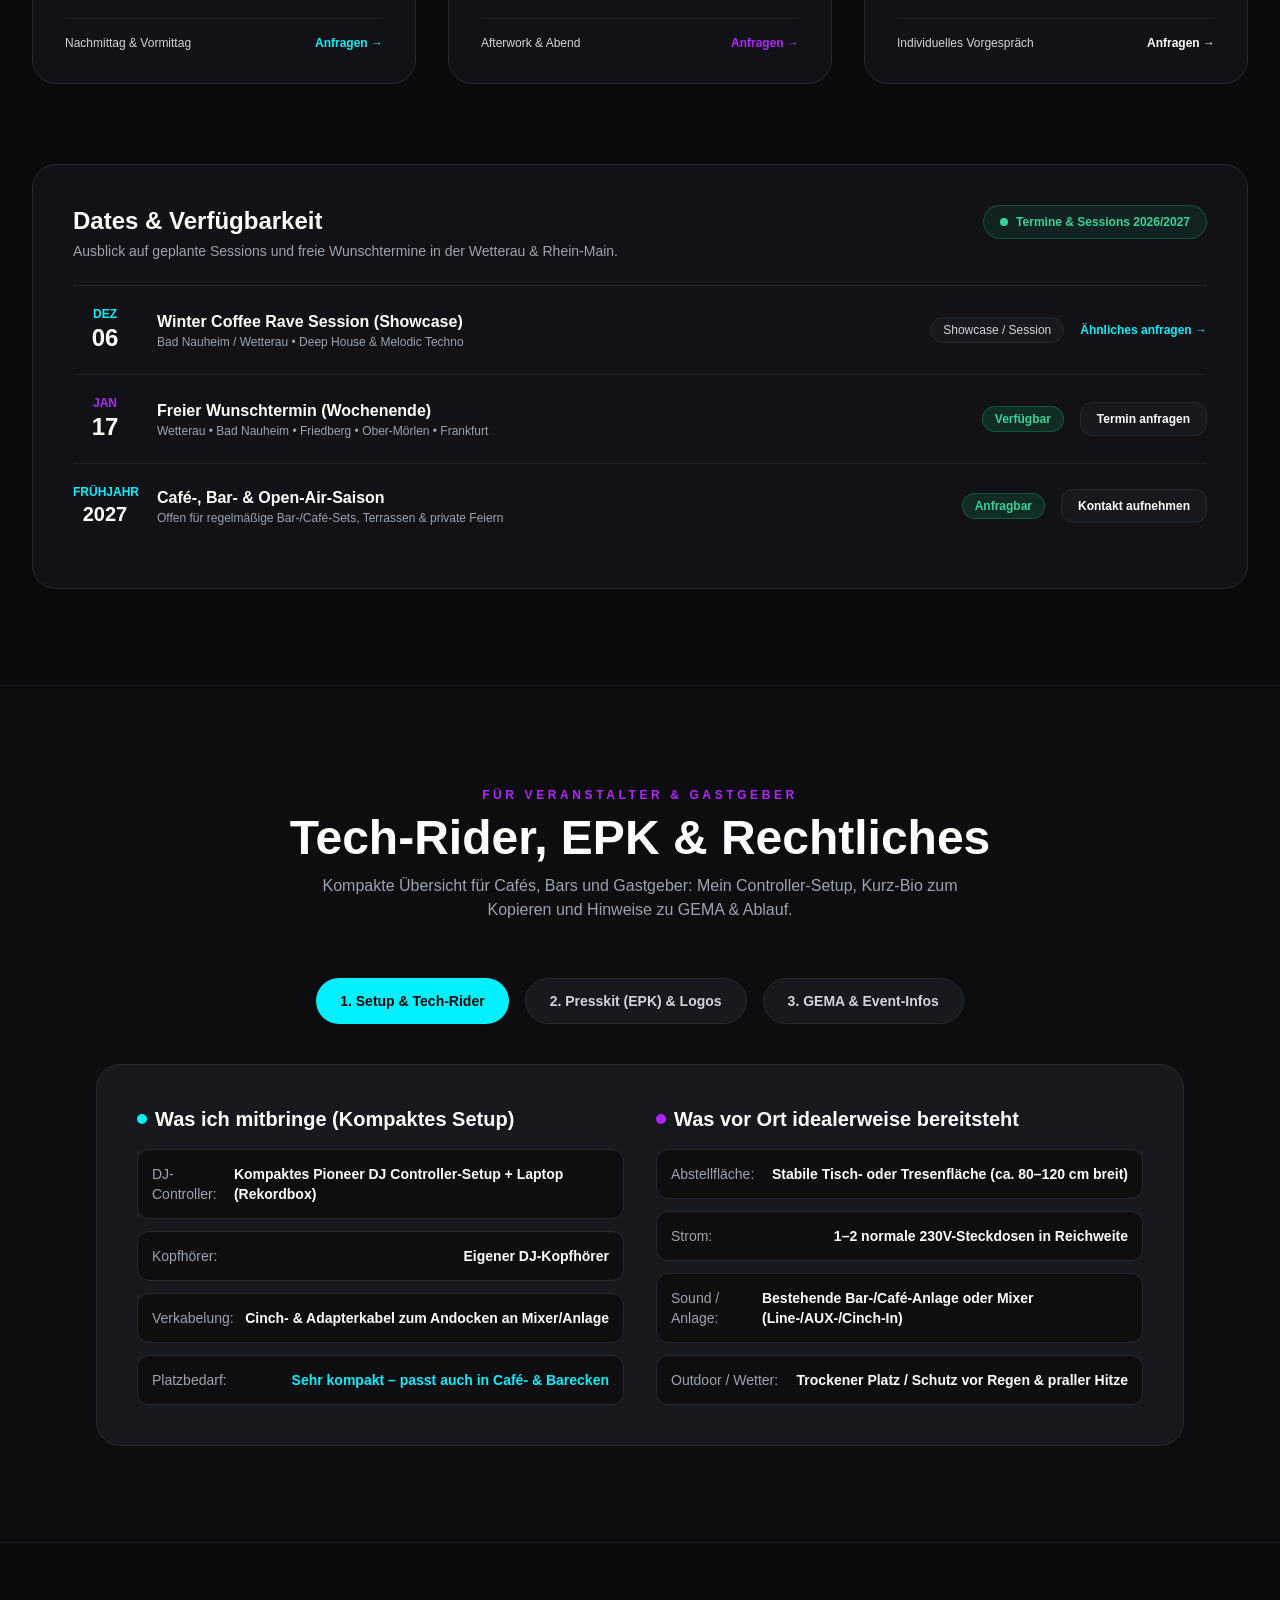
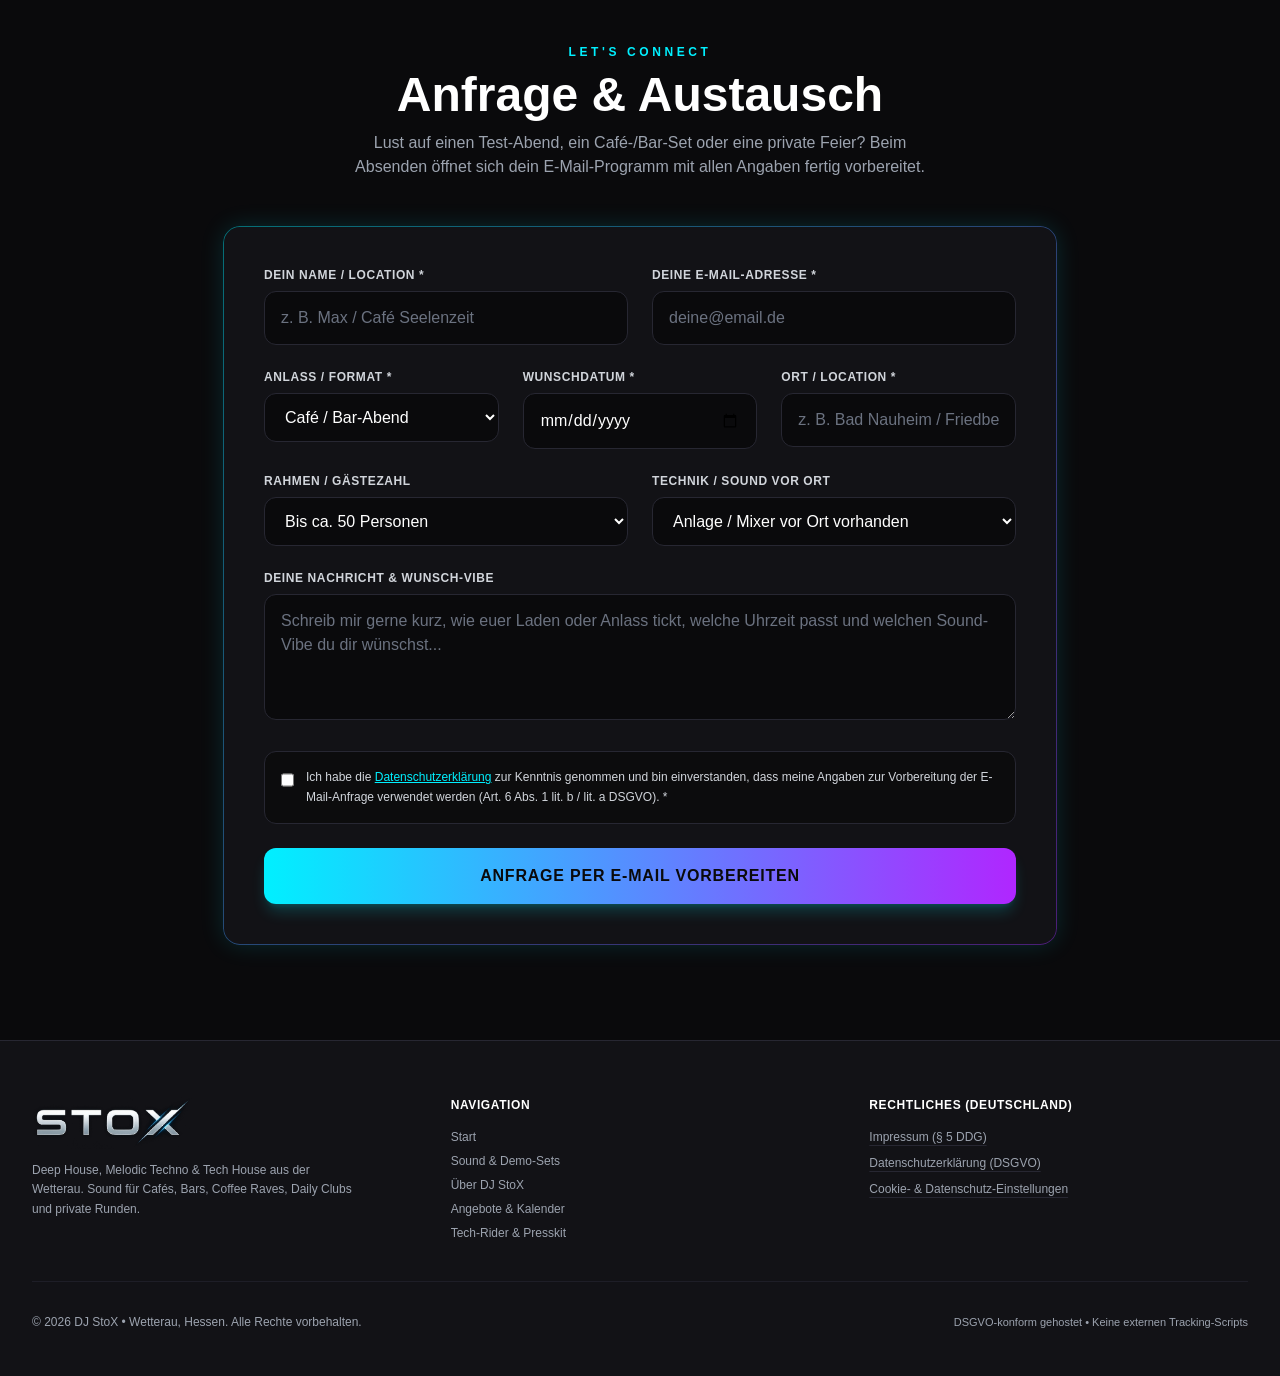
<file: index (4).html>
<!DOCTYPE html>
<html lang="de" class="scroll-smooth dark">
<head>
    <meta charset="UTF-8">
    <meta name="viewport" content="width=device-width, initial-scale=1.0">
    <meta name="description" content="DJ StoX – Deep House, Melodic Techno & Tech House aus der Wetterau. Entspannter Café- & Bar-Sound, Coffee Raves, Daily Clubs & private Feiern in Hessen & Rhein-Main.">
    <meta http-equiv="Content-Security-Policy" content="default-src 'none'; script-src 'self' 'unsafe-inline'; style-src 'self' 'unsafe-inline'; img-src 'self' data:; font-src 'self'; connect-src 'none'; media-src 'none'; frame-src 'none'; object-src 'none'; base-uri 'none'; form-action 'none'">
    <meta name="referrer" content="no-referrer">
    <!-- TESTSEITE: Indexierung für alle Suchmaschinen gesperrt. Beim Livegang diese 3 Zeilen entfernen (und robots.txt anpassen). -->
    <meta name="robots" content="noindex, nofollow, noarchive, nosnippet, noimageindex, notranslate">
    <meta name="googlebot" content="noindex, nofollow, noarchive, nosnippet, noimageindex">
    <meta name="bingbot" content="noindex, nofollow, noarchive, nosnippet, noimageindex">
    <meta name="format-detection" content="telephone=no">
    <link rel="icon" type="image/png" sizes="32x32" href="favicon-32.png">
    <link rel="apple-touch-icon" href="apple-touch-icon.png">
    <meta name="theme-color" content="#0a0a0c">
    <title>DJ StoX | Deep House • Melodic Techno • Tech House | Wetterau</title>
    
    <!-- Strukturierte Daten (JSON-LD). Sobald die Domain feststeht: "url", "image" (Logo) und "sameAs" (Instagram/SoundCloud) im MusicGroup-Eintrag ergänzen. -->
    <script type="application/ld+json">
{
  "@context": "https://schema.org",
  "@graph": [
    {
      "@type": "MusicGroup",
      "@id": "#dj-stox",
      "name": "DJ StoX",
      "alternateName": "STOX",
      "description": "DJ aus der Wetterau mit Deep House, Melodic Techno und Tech House für Café- und Bar-Abende, Coffee Raves, Daily Clubs und private Feiern.",
      "genre": [
        "Deep House",
        "Melodic Techno",
        "Tech House"
      ],
      "areaServed": [
        {
          "@type": "AdministrativeArea",
          "name": "Wetterau"
        },
        {
          "@type": "City",
          "name": "Bad Nauheim"
        },
        {
          "@type": "City",
          "name": "Friedberg"
        },
        {
          "@type": "City",
          "name": "Ober-Mörlen"
        },
        {
          "@type": "City",
          "name": "Frankfurt am Main"
        },
        {
          "@type": "AdministrativeArea",
          "name": "Rhein-Main"
        }
      ],
      "inLanguage": "de"
    },
    {
      "@type": "WebSite",
      "name": "DJ StoX",
      "inLanguage": "de",
      "about": {
        "@id": "#dj-stox"
      }
    },
    {
      "@type": "Service",
      "name": "DJ-Sets für Café, Bar, Coffee Rave & private Feiern",
      "serviceType": "DJ-Service",
      "provider": {
        "@id": "#dj-stox"
      },
      "areaServed": {
        "@type": "AdministrativeArea",
        "name": "Wetterau & Rhein-Main"
      },
      "audience": {
        "@type": "Audience",
        "audienceType": "Cafés, Bars, Veranstalter und Privatpersonen"
      }
    }
  ]
}
    </script>
    <!-- Tailwind CSS: lokal gebaut (siehe tailwind.css), kein CDN -->
    <link rel="stylesheet" href="tailwind.css">
    <style>
        /* Custom Club Aesthetics & Neon Glows */
        body {
            background-color: #0a0a0c;
            color: #f3f4f6;
            overflow-x: hidden;
        }

        /* Custom Scrollbar */
        ::-webkit-scrollbar {
            width: 8px;
        }
        ::-webkit-scrollbar-track {
            background: #0a0a0c;
        }
        ::-webkit-scrollbar-thumb {
            background: #272732;
            border-radius: 4px;
        }
        ::-webkit-scrollbar-thumb:hover {
            background: #00f0ff;
        }

        /* Neon Text & Box Effects */
        .text-glow-cyan {
            text-shadow: 0 0 20px rgba(0, 240, 255, 0.5), 0 0 40px rgba(0, 240, 255, 0.2);
        }
        .text-glow-magenta {
            text-shadow: 0 0 20px rgba(176, 38, 255, 0.5), 0 0 40px rgba(176, 38, 255, 0.2);
        }
        .box-glow-cyan {
            box-shadow: 0 0 25px rgba(0, 240, 255, 0.15);
        }
        .box-glow-magenta {
            box-shadow: 0 0 25px rgba(176, 38, 255, 0.15);
        }
        .gradient-border {
            position: relative;
            background: #121216;
            border-radius: 1rem;
        }
        .gradient-border::before {
            content: "";
            position: absolute;
            inset: -1px;
            border-radius: 1.05rem;
            padding: 1px;
            background: linear-gradient(135deg, rgba(0, 240, 255, 0.4), rgba(176, 38, 255, 0.4));
            -webkit-mask: linear-gradient(#fff 0 0) content-box, linear-gradient(#fff 0 0);
            -webkit-mask-composite: xor;
            mask-composite: exclude;
            pointer-events: none;
        }

        /* StoX Wide Metallic Display Style (inspiriert vom STOX-Logo) */
        .font-stox {
            font-family: 'Eurostile', 'Bank Gothic', 'Orbitron', 'Rajdhani', 'Bahnschrift', 'Segoe UI', sans-serif;
            font-weight: 800;
            letter-spacing: 0.2em;
            text-transform: uppercase;
            transform: scaleX(1.12);
            transform-origin: center;
        }

        /* Original STOX-Logo (freigestellt, 1x eingebettet, kein externer Request) */
        :root { --stox-logo: url("[data-uri]"); }
        .stox-logo {
            display: block;
            aspect-ratio: 525 / 169;
            background: var(--stox-logo) center / contain no-repeat;
        }
        #test-banner { position: fixed; top: 0; left: 0; right: 0; z-index: 60; height: 28px; display: flex; align-items: center; justify-content: center; padding: 0 12px; background: #b026ff; color: #fff; font: 700 11px/1 Inter, system-ui, sans-serif; letter-spacing: .06em; text-transform: uppercase; text-align: center; white-space: nowrap; overflow: hidden; text-overflow: ellipsis; }
        #navbar { top: 28px !important; }
    </style>
</head>
<body class="antialiased selection:bg-club-cyan selection:text-club-bg">
    <div id="test-banner" role="status">Private Testseite – nicht öffentlich, nicht indexiert</div>

    <!-- ==================== 1. STICKY HEADER NAVIGATION ==================== -->
    <header id="navbar" class="fixed top-0 left-0 right-0 z-40 transition-all duration-300 bg-club-bg/80 backdrop-blur-lg border-b border-club-border/60">
        <div class="max-w-7xl mx-auto px-4 sm:px-6 lg:px-8">
            <div class="flex items-center justify-between h-20">
                <!-- Brand Logo -->
                <a href="#start" class="flex items-center gap-3 group">
                    <div>
                        <span role="img" aria-label="DJ StoX" class="stox-logo h-8 sm:h-10 group-hover:scale-105 transition-transform origin-left"></span>
                        <span class="block text-[10px] uppercase tracking-[0.25em] text-club-muted mt-0.5">Wetterau • Hessen</span>
                    </div>
                </a>

                <!-- Desktop Navigation -->
                <nav class="hidden md:flex items-center gap-7 text-sm font-medium">
                    <a href="#start" class="text-gray-300 hover:text-club-cyan transition-colors">Start</a>
                    <a href="#sound" class="text-gray-300 hover:text-club-cyan transition-colors">Sound & Sets</a>
                    <a href="#about" class="text-gray-300 hover:text-club-cyan transition-colors">Über mich</a>
                    <a href="#gigs" class="text-gray-300 hover:text-club-cyan transition-colors">Angebote & Gigs</a>
                    <a href="#tech" class="text-gray-300 hover:text-club-cyan transition-colors">Tech & Presskit</a>
                    <a href="#booking" class="px-5 py-2.5 rounded-full bg-gradient-to-r from-club-cyan to-club-magenta text-club-bg font-bold hover:opacity-90 transition-all shadow-lg shadow-club-cyan/20">
                        Jetzt Anfragen
                    </a>
                </nav>

                <!-- Mobile Burger Button -->
                <button id="mobile-menu-btn" aria-label="Menü öffnen" class="md:hidden p-2.5 rounded-xl bg-club-surface border border-club-border text-gray-200 hover:text-club-cyan focus:outline-none">
                    <svg id="burger-icon" class="w-6 h-6" fill="none" stroke="currentColor" viewBox="0 0 24 24">
                        <path stroke-linecap="round" stroke-linejoin="round" stroke-width="2" d="M4 6h16M4 12h16M4 18h16"/>
                    </svg>
                    <svg id="close-icon" class="w-6 h-6 hidden" fill="none" stroke="currentColor" viewBox="0 0 24 24">
                        <path stroke-linecap="round" stroke-linejoin="round" stroke-width="2" d="M6 18L18 6M6 6l12 12"/>
                    </svg>
                </button>
            </div>
        </div>

        <!-- Mobile Dropdown Navigation -->
        <div id="mobile-menu" class="hidden md:hidden bg-club-surface/95 backdrop-blur-xl border-b border-club-border px-4 pt-3 pb-6 space-y-2">
            <a href="#start" class="mobile-link block px-4 py-3 rounded-xl text-base font-medium text-gray-200 hover:bg-club-card hover:text-club-cyan">Start</a>
            <a href="#sound" class="mobile-link block px-4 py-3 rounded-xl text-base font-medium text-gray-200 hover:bg-club-card hover:text-club-cyan">Sound & Sets</a>
            <a href="#about" class="mobile-link block px-4 py-3 rounded-xl text-base font-medium text-gray-200 hover:bg-club-card hover:text-club-cyan">Über mich</a>
            <a href="#gigs" class="mobile-link block px-4 py-3 rounded-xl text-base font-medium text-gray-200 hover:bg-club-card hover:text-club-cyan">Angebote & Gigs</a>
            <a href="#tech" class="mobile-link block px-4 py-3 rounded-xl text-base font-medium text-gray-200 hover:bg-club-card hover:text-club-cyan">Tech & Presskit</a>
            <div class="pt-2">
                <a href="#booking" class="mobile-link block w-full text-center px-5 py-3.5 rounded-xl bg-gradient-to-r from-club-cyan to-club-magenta text-club-bg font-bold">
                    Jetzt Anfragen
                </a>
            </div>
        </div>
    </header>

    <!-- ==================== 2. HERO SECTION ==================== -->
    <section id="start" class="relative min-h-screen flex items-center justify-center pt-20 overflow-hidden">
        <!-- Atmospheric Wave Canvas & Gradients -->
        <canvas id="hero-canvas" class="absolute inset-0 w-full h-full pointer-events-none opacity-60"></canvas>
        <div class="absolute top-1/4 -left-32 w-96 h-96 bg-club-cyan/15 rounded-full blur-[120px] pointer-events-none"></div>
        <div class="absolute bottom-1/4 -right-32 w-96 h-96 bg-club-magenta/15 rounded-full blur-[120px] pointer-events-none"></div>
        <div class="absolute inset-0 bg-gradient-to-b from-club-bg/30 via-transparent to-club-bg pointer-events-none"></div>

        <div class="relative z-10 max-w-5xl mx-auto px-4 sm:px-6 lg:px-8 text-center">
            <!-- Status Badge -->
            <div class="inline-flex items-center gap-2.5 px-4 py-2 rounded-full bg-club-surface/90 border border-club-border mb-8 backdrop-blur-md">
                <span class="relative flex h-2.5 w-2.5">
                    <span class="animate-ping absolute inline-flex h-full w-full rounded-full bg-club-cyan opacity-75"></span>
                    <span class="relative inline-flex rounded-full h-2.5 w-2.5 bg-club-cyan"></span>
                </span>
                <span class="text-xs sm:text-sm font-medium text-gray-300 tracking-wide">
                    Verfügbar für Anfragen & Sessions • Wetterau & Rhein-Main
                </span>
            </div>

            <!-- Main Headline -->
            <h1 class="mb-6 flex flex-col items-center">
                <span class="font-stox text-xs sm:text-sm tracking-[0.45em] text-club-cyan/90 mb-2">
                    DJ PRESENTING
                </span>
                <span role="img" aria-label="STOX" class="stox-logo w-72 sm:w-[26rem] md:w-[34rem] max-w-full"></span>
            </h1>

            <!-- Subline -->
            <p class="text-lg sm:text-2xl font-medium text-gray-200 tracking-wide mb-4">
                Deep House <span class="text-club-cyan mx-1">•</span> Melodic Techno <span class="text-club-magenta mx-1">•</span> Tech House
            </p>
            <p class="max-w-2xl mx-auto text-sm sm:text-base text-club-muted mb-10 leading-relaxed">
                50 Jahre jung, frisch am Pult und voller Leidenschaft für warme Grooves, treibende Basslines und hypnotische Melodien. 
                Passend vom entspannten <strong class="text-white">Café- & Bar-Abend</strong> über <strong class="text-white">Coffee Raves</strong> und <strong class="text-white">Daily Clubs</strong> bis zu <strong class="text-white">Privaten Feiern</strong> in der Wetterau.
            </p>

            <!-- Hero CTAs -->
            <div class="flex flex-col sm:flex-row items-center justify-center gap-4 mb-12">
                <a href="#booking" class="w-full sm:w-auto px-8 py-4 rounded-full bg-gradient-to-r from-white via-club-cyan to-sky-300 text-club-bg font-extrabold text-base tracking-wide hover:scale-105 transition-transform shadow-xl shadow-club-cyan/20">
                    Jetzt Anfragen
                </a>
                <a href="#sound" class="w-full sm:w-auto px-8 py-4 rounded-full bg-club-surface/90 border border-club-cyan/50 text-white font-bold text-base hover:bg-club-cyan/10 hover:border-club-cyan transition-all flex items-center justify-center gap-3">
                    <svg class="w-5 h-5 text-club-cyan" fill="none" stroke="currentColor" viewBox="0 0 24 24" stroke-width="2">
                        <path stroke-linecap="round" stroke-linejoin="round" d="M9 19V6l12-3v13M9 19c0 1.105-1.343 2-3 2s-3-.895-3-2 1.343-2 3-2 3 .895 3 2zm12-3c0 1.105-1.343 2-3 2s-3-.895-3-2 1.343-2 3-2 3 .895 3 2zM9 10l12-3"/>
                    </svg>
                    <span>Sound & Demo-Sets</span>
                </a>
            </div>

            <!-- Quick Genre / Vibe Tags -->
            <div class="grid grid-cols-3 gap-3 max-w-lg mx-auto text-xs text-club-muted border-t border-club-border/60 pt-6">
                <div>
                    <span class="block text-white font-bold text-sm">Warm bis Treibend</span>
                    <span>Café, Lounge & Bar</span>
                </div>
                <div class="border-x border-club-border/60">
                    <span class="block text-club-cyan font-bold text-sm">100% Herzblut</span>
                    <span>Fresh Newbie Energy</span>
                </div>
                <div>
                    <span class="block text-white font-bold text-sm">Wetterau</span>
                    <span>& Umgebung</span>
                </div>
            </div>
        </div>
    </section>

    <!-- ==================== 3. SOUND & DEMO-SETS (SAUBERE ÜBERSICHT) ==================== -->
    <section id="sound" class="py-24 relative">
        <div class="max-w-6xl mx-auto px-4 sm:px-6 lg:px-8">
            <div class="text-center mb-14">
                <span class="text-xs font-bold uppercase tracking-[0.3em] text-club-cyan">Hörprobe & Vibe-Check</span>
                <h2 class="text-3xl sm:text-5xl font-black mt-2 text-white">Sound & Demo-Sets</h2>
                <p class="text-club-muted mt-3 max-w-2xl mx-auto text-sm sm:text-base">
                    Kompakte 20–45-Minuten-Mixe für Cafés, Lounges und Barabende – abgestimmt auf Tageszeit, Raumstimmung und Gäste.
                </p>
            </div>

            <!-- Clean Demo-Set Overview Box -->
            <div class="gradient-border p-6 sm:p-10 box-glow-cyan">
                <div class="grid grid-cols-1 lg:grid-cols-12 gap-8 items-start">

                    <!-- Left: Private Demo-Set Access & Listening Guide -->
                    <div class="lg:col-span-5 bg-club-bg/80 rounded-2xl p-6 border border-club-border space-y-5">
                        <div class="flex items-center justify-between">
                            <span class="px-3 py-1 rounded-full text-xs font-bold bg-club-cyan/15 text-club-cyan border border-club-cyan/30">
                                20–45 MIN. DEMO-SETS
                            </span>
                            <span class="text-xs font-mono text-club-muted">PRIVATER LINK</span>
                        </div>

                        <div>
                            <h3 class="text-2xl font-bold text-white mb-2">Direkt reinhören ohne Login</h3>
                            <p class="text-xs sm:text-sm text-club-muted leading-relaxed">
                                Über meinen privaten SoundCloud-Link (oder den QR-Code auf der Karte) erreichst du meine aktuellen Demo-Mixe ohne Anmeldung oder App-Zwang.
                            </p>
                        </div>

                        <!-- Red Note for Private Link Placeholder -->
                        <div class="p-4 rounded-xl bg-red-950/50 border border-red-500/60 space-y-1.5 text-xs text-red-200">
                            <span class="block font-mono text-[11px] uppercase tracking-wider text-red-400 font-bold">Privater Link – noch eintragen</span>
                            <p class="text-red-300 leading-relaxed">
                                Aktuell steht beim Button noch der Platzhalter (<code class="text-red-200 font-mono">https://soundcloud.com/DEIN-PROFIL/s-DEIN-PRIVATER-LINK</code>). Bitte dort deinen privaten SoundCloud-Link einsetzen.
                            </p>
                        </div>

                        <!-- Action Links -->
                        <div class="flex flex-col sm:flex-row gap-3 pt-1">
                            <!-- Platzhalter: Privaten SoundCloud-Share-Link (/s-...) hier eintragen -->
                            <a href="https://soundcloud.com/DEIN-PROFIL/s-DEIN-PRIVATER-LINK" target="_blank" rel="noopener noreferrer" class="flex-1 px-5 py-3.5 rounded-xl bg-red-600/20 border-2 border-red-500 text-red-300 font-bold text-sm text-center hover:bg-red-600/30 transition">
                                Demo-Set öffnen →
                            </a>
                            <a href="#booking" class="px-5 py-3.5 rounded-xl bg-club-surface border border-club-border hover:border-club-cyan text-white font-semibold text-sm text-center transition">
                                Link anfragen
                            </a>
                        </div>
                    </div>

                    <!-- Right: 3 Sound Moods / Set Profiles -->
                    <div class="lg:col-span-7 space-y-4">
                        <div class="flex items-center justify-between mb-2">
                            <h4 class="text-sm font-bold uppercase tracking-wider text-gray-300">Klangwelten & Stimmungen</h4>
                            <span class="text-xs text-club-muted">Passend zu Tageszeit & Location</span>
                        </div>

                        <!-- Profile 01 -->
                        <div class="p-4 sm:p-5 rounded-2xl bg-club-card border border-club-cyan/50 flex items-start gap-4">
                            <div class="w-12 h-12 rounded-xl bg-club-cyan/15 text-club-cyan flex items-center justify-center font-mono font-bold text-sm shrink-0">
                                01
                            </div>
                            <div>
                                <div class="flex flex-wrap items-center gap-2">
                                    <h5 class="font-bold text-white text-base sm:text-lg">Café, Lounge & Sundowner</h5>
                                    <span class="text-[11px] px-2 py-0.5 rounded bg-club-surface text-club-cyan font-mono">Deep House</span>
                                </div>
                                <p class="text-xs sm:text-sm text-club-muted mt-1 leading-relaxed">
                                    Warme Bässe und entspannte Grooves, die den Raum tragen, ohne Gespräche an den Tischen zu übertönen.
                                </p>
                            </div>
                        </div>

                        <!-- Profile 02 -->
                        <div class="p-4 sm:p-5 rounded-2xl bg-club-card border border-club-border flex items-start gap-4">
                            <div class="w-12 h-12 rounded-xl bg-club-magenta/15 text-club-magenta flex items-center justify-center font-mono font-bold text-sm shrink-0">
                                02
                            </div>
                            <div>
                                <div class="flex flex-wrap items-center gap-2">
                                    <h5 class="font-bold text-white text-base sm:text-lg">Coffee Raves & Tagesformate</h5>
                                    <span class="text-[11px] px-2 py-0.5 rounded bg-club-surface text-club-magenta font-mono">Melodic Techno</span>
                                </div>
                                <p class="text-xs sm:text-sm text-club-muted mt-1 leading-relaxed">
                                    Hypnotische Linien und treibende Impulse für wache Vormittage, Pop-ups und besondere Tages-Events.
                                </p>
                            </div>
                        </div>

                        <!-- Profile 03 -->
                        <div class="p-4 sm:p-5 rounded-2xl bg-club-card border border-club-border flex items-start gap-4">
                            <div class="w-12 h-12 rounded-xl bg-white/10 text-white flex items-center justify-center font-mono font-bold text-sm shrink-0">
                                03
                            </div>
                            <div>
                                <div class="flex flex-wrap items-center gap-2">
                                    <h5 class="font-bold text-white text-base sm:text-lg">Barabend, Afterwork & Feiern</h5>
                                    <span class="text-[11px] px-2 py-0.5 rounded bg-club-surface text-gray-200 font-mono">Tech House</span>
                                </div>
                                <p class="text-xs sm:text-sm text-club-muted mt-1 leading-relaxed">
                                    Rollende Basslines und mehr Bewegung für den Abend, wenn aus dem ruhigen Drink ein lebendiger Bar-Vibe wird.
                                </p>
                            </div>
                        </div>
                    </div>
                </div>
            </div>
        </div>
    </section>

    <!-- ==================== 4. ÜBER MICH (AUTHENTISCHE STORY) ==================== -->
    <section id="about" class="py-24 bg-club-surface/40 border-y border-club-border/50">
        <div class="max-w-6xl mx-auto px-4 sm:px-6 lg:px-8">
            <div class="grid grid-cols-1 lg:grid-cols-12 gap-12 items-center">
                
                <!-- Visual DJ Deck Graphic / Card -->
                <div class="lg:col-span-5">
                    <div class="relative rounded-3xl overflow-hidden bg-gradient-to-br from-club-card to-club-bg border border-club-border p-8 box-glow-magenta">
                        <!-- Custom Stylized DJ Deck SVG Illustration -->
                        <div class="aspect-square rounded-2xl bg-club-bg/90 border border-club-border/80 flex flex-col items-center justify-center p-6 relative overflow-hidden">
                            <div class="absolute inset-0 bg-[radial-gradient(circle_at_center,rgba(0,240,255,0.12),transparent_70%)]"></div>
                            <svg class="w-44 h-44 text-club-cyan animate-float" viewBox="0 0 200 200" fill="none">
                                <circle cx="100" cy="100" r="85" stroke="currentColor" stroke-width="2" stroke-dasharray="8 6"/>
                                <circle cx="100" cy="100" r="65" stroke="#b026ff" stroke-width="3"/>
                                <circle cx="100" cy="100" r="45" stroke="currentColor" stroke-width="1.5" opacity="0.5"/>
                                <circle cx="100" cy="100" r="18" fill="#0a0a0c" stroke="#00f0ff" stroke-width="3"/>
                                <circle cx="100" cy="100" r="5" fill="#b026ff"/>
                                <!-- Tonearm -->
                                <path d="M160 35 L145 95 L130 115" stroke="#f3f4f6" stroke-width="4" stroke-linecap="round"/>
                                <circle cx="160" cy="35" r="8" fill="#272732" stroke="#00f0ff" stroke-width="2"/>
                            </svg>
                            <div class="mt-4 text-center z-10">
                                <span class="font-mono text-xs tracking-widest text-club-cyan uppercase">Est. in Wetterau</span>
                                <p class="text-white font-bold text-lg mt-0.5">50 Years Young • Fresh Behind Decks</p>
                            </div>
                        </div>

                        <!-- Key Facts Badges -->
                        <div class="grid grid-cols-2 gap-3 mt-6">
                            <div class="p-3.5 rounded-xl bg-club-bg/80 border border-club-border">
                                <span class="text-xs text-club-muted block">Heimatbasis</span>
                                <span class="text-sm font-bold text-white">Wetterau, Hessen</span>
                            </div>
                            <div class="p-3.5 rounded-xl bg-club-bg/80 border border-club-border">
                                <span class="text-xs text-club-muted block">Status</span>
                                <span class="text-sm font-bold text-club-cyan">Newbie mit Herzblut</span>
                            </div>
                        </div>
                    </div>
                </div>

                <!-- Authentic Story Text -->
                <div class="lg:col-span-7 space-y-6">
                    <span class="text-xs font-bold uppercase tracking-[0.3em] text-club-magenta">Hinter den Decks</span>
                    <h2 class="text-3xl sm:text-5xl font-black text-white leading-tight">
                        50 Jahre jung.<br>
                        <span class="text-transparent bg-clip-text bg-gradient-to-r from-club-cyan to-club-magenta">
                            Kein Rockstar – pure Leidenschaft.
                        </span>
                    </h2>
                    
                    <div class="space-y-4 text-gray-300 text-base leading-relaxed">
                        <p>
                            Hallo, ich bin <strong class="text-white">DJ StoX</strong> aus der Wetterau. Mit 50 Jahren habe ich mir einen lang gehegten Traum erfüllt und stehe jetzt selbst hinter den Decks. Ja, ich bin ein <strong class="text-club-cyan">„Newbie“</strong> – und genau das spürt man an der frischen Energie und Neugier!
                        </p>
                        <p>
                            Mir geht es nicht um abgehobene Show, sondern um den passenden Sound für den Raum: entspannt und gesprächsfreundlich, wenn Gäste im Café oder an der Bar zusammensitzen, und mit Gefühl aufgebaut, wenn der Abend lebendiger wird.
                        </p>
                        <p>
                            Von warmem <strong class="text-white">Deep House</strong> für Café- & Lounge-Sessions über <strong class="text-white">Melodic Techno</strong> beim Coffee Rave bis zu groovigem <strong class="text-white">Tech House</strong> für Barabende und private Feiern passe ich den Vibe an eure Gäste an.
                        </p>
                    </div>

                    <!-- 3 Pillars -->
                    <div class="grid grid-cols-1 sm:grid-cols-3 gap-4 pt-4">
                        <div class="p-4 rounded-2xl bg-club-card border border-club-border">
                            <div class="text-club-cyan font-black text-xl mb-1">01. Nahbar</div>
                            <p class="text-xs text-club-muted">Unkomplizierte Absprachen auf Augenhöhe – vom ersten Kaffee bis zum letzten Track.</p>
                        </div>
                        <div class="p-4 rounded-2xl bg-club-card border border-club-border">
                            <div class="text-club-magenta font-black text-xl mb-1">02. Flexibel</div>
                            <p class="text-xs text-club-muted">Ich passe Lautstärke, Tempo und Energie an Tageszeit, Raum und Gäste an.</p>
                        </div>
                        <div class="p-4 rounded-2xl bg-club-card border border-club-border">
                            <div class="text-white font-black text-xl mb-1">03. Regional</div>
                            <p class="text-xs text-club-muted">Verwurzelt in der Wetterau – schnell vor Ort in Bad Nauheim, Friedberg, Ober-Mörlen & Frankfurt.</p>
                        </div>
                    </div>
                </div>
            </div>
        </div>
    </section>

    <!-- ==================== 5. ANGEBOTE, FORMATE & GIG-KALENDER ==================== -->
    <section id="gigs" class="py-24">
        <div class="max-w-7xl mx-auto px-4 sm:px-6 lg:px-8">
            <div class="text-center mb-16">
                <span class="text-xs font-bold uppercase tracking-[0.3em] text-club-cyan">Formate & Dates</span>
                <h2 class="text-3xl sm:text-5xl font-black mt-2 text-white">Wo mein Sound zuhause ist</h2>
                <p class="text-club-muted mt-3 max-w-2xl mx-auto text-sm sm:text-base">
                    Passend für Cafés, Bars, moderne Tagesformate und persönliche Feiern in der Region.
                </p>
            </div>

            <!-- 3 Event Formats Cards -->
            <div class="grid grid-cols-1 md:grid-cols-3 gap-8 mb-20">
                <!-- Card 1: Coffee Raves & Café-Sets -->
                <div class="group rounded-3xl bg-club-surface border border-club-border hover:border-club-cyan/60 p-8 transition-all duration-300 flex flex-col justify-between">
                    <div>
                        <div class="w-14 h-14 rounded-2xl bg-club-cyan/10 border border-club-cyan/30 flex items-center justify-center text-club-cyan mb-6 group-hover:scale-110 transition-transform">
                            <!-- Coffee Cup + Soundwave SVG -->
                            <svg class="w-7 h-7" fill="none" stroke="currentColor" viewBox="0 0 24 24" stroke-width="2">
                                <path stroke-linecap="round" stroke-linejoin="round" d="M18 8h1a4 4 0 010 8h-1M2 8h16v9a4 4 0 01-4 4H6a4 4 0 01-4-4V8zM6 1v3M10 1v3M14 1v3"/>
                            </svg>
                        </div>
                        <span class="text-xs font-mono uppercase tracking-wider text-club-cyan">Café, Rösterei & Morning</span>
                        <h3 class="text-2xl font-bold text-white mt-1 mb-3">Coffee Raves & Café-Vibe</h3>
                        <p class="text-sm text-club-muted leading-relaxed mb-6">
                            Vom entspannten Nachmittags-Groove in Café & Bar bis zum lebendigen Coffee Rave am Wochenende: warme Beats zu Kaffee, Drinks und guten Gesprächen.
                        </p>
                    </div>
                    <div class="pt-4 border-t border-club-border/60 flex items-center justify-between text-xs">
                        <span class="text-gray-300 font-medium">Nachmittag & Vormittag</span>
                        <a href="#booking" onclick="preselectEventType('Coffee Rave')" class="text-club-cyan font-bold hover:underline">Anfragen →</a>
                    </div>
                </div>

                <!-- Card 2: Daily Clubs & Barabende -->
                <div class="group rounded-3xl bg-club-surface border border-club-border hover:border-club-magenta/60 p-8 transition-all duration-300 flex flex-col justify-between">
                    <div>
                        <div class="w-14 h-14 rounded-2xl bg-club-magenta/10 border border-club-magenta/30 flex items-center justify-center text-club-magenta mb-6 group-hover:scale-110 transition-transform">
                            <!-- Sun / Dayclub SVG -->
                            <svg class="w-7 h-7" fill="none" stroke="currentColor" viewBox="0 0 24 24" stroke-width="2">
                                <circle cx="12" cy="12" r="5"/>
                                <path stroke-linecap="round" d="M12 1v2M12 21v2M4.22 4.22l1.42 1.42M18.36 18.36l1.42 1.42M1 12h2M21 12h2M4.22 19.78l1.42-1.42M18.36 5.64l1.42-1.42"/>
                            </svg>
                        </div>
                        <span class="text-xs font-mono uppercase tracking-wider text-club-magenta">Lounge, Bar & Sundowner</span>
                        <h3 class="text-2xl font-bold text-white mt-1 mb-3">Daily Clubs & Bar-Sets</h3>
                        <p class="text-sm text-club-muted leading-relaxed mb-6">
                            Ideal für Bars, Terrassen und Afterwork-Abende in Bad Nauheim, Friedberg und Umgebung: ein fließender Übergang von entspanntem Deep House zu groovigem Sound.
                        </p>
                    </div>
                    <div class="pt-4 border-t border-club-border/60 flex items-center justify-between text-xs">
                        <span class="text-gray-300 font-medium">Afterwork & Abend</span>
                        <a href="#booking" onclick="preselectEventType('Daily Club')" class="text-club-magenta font-bold hover:underline">Anfragen →</a>
                    </div>
                </div>

                <!-- Card 3: Private Feiern -->
                <div class="group rounded-3xl bg-club-surface border border-club-border hover:border-white/50 p-8 transition-all duration-300 flex flex-col justify-between">
                    <div>
                        <div class="w-14 h-14 rounded-2xl bg-white/10 border border-white/20 flex items-center justify-center text-white mb-6 group-hover:scale-110 transition-transform">
                            <!-- Users / Celebration SVG -->
                            <svg class="w-7 h-7" fill="none" stroke="currentColor" viewBox="0 0 24 24" stroke-width="2">
                                <path stroke-linecap="round" stroke-linejoin="round" d="M17 20h5v-2a3 3 0 00-5.356-1.857M17 20H7m10 0v-2c0-.656-.126-1.283-.356-1.857M7 20H2v-2a3 3 0 015.356-1.857M7 20v-2c0-.656.126-1.283.356-1.857m0 0a5.002 5.002 0 019.288 0M15 7a3 3 0 11-6 0 3 3 0 016 0z"/>
                            </svg>
                        </div>
                        <span class="text-xs font-mono uppercase tracking-wider text-gray-300">Exklusiv & Persönlich</span>
                        <h3 class="text-2xl font-bold text-white mt-1 mb-3">Private Feiern</h3>
                        <p class="text-sm text-club-muted leading-relaxed mb-6">
                            Runde Geburtstage (30er, 40er, 50er!), Gartenpartys, Sommerfeste oder kleine Runden mit elektronischem Sound statt Standard-Playlist – entspannt abgestimmt vorab.
                        </p>
                    </div>
                    <div class="pt-4 border-t border-club-border/60 flex items-center justify-between text-xs">
                        <span class="text-gray-300 font-medium">Individuelles Vorgespräch</span>
                        <a href="#booking" onclick="preselectEventType('Private Feier')" class="text-white font-bold hover:underline">Anfragen →</a>
                    </div>
                </div>
            </div>

            <!-- Tour / Availability Schedule Box -->
            <div class="rounded-3xl bg-club-surface border border-club-border p-6 sm:p-10">
                <div class="flex flex-col sm:flex-row sm:items-center justify-between gap-4 pb-6 border-b border-club-border">
                    <div>
                        <h3 class="text-2xl font-bold text-white">Dates & Verfügbarkeit</h3>
                        <p class="text-xs sm:text-sm text-club-muted mt-1">Ausblick auf geplante Sessions und freie Wunschtermine in der Wetterau & Rhein-Main.</p>
                    </div>
                    <span class="inline-flex items-center gap-2 px-4 py-2 rounded-full bg-emerald-500/10 border border-emerald-500/30 text-emerald-400 text-xs font-bold self-start">
                        <span class="w-2 h-2 rounded-full bg-emerald-400 animate-pulse"></span>
                        Termine & Sessions 2026/2027
                    </span>
                </div>

                <div class="divide-y divide-club-border/60">
                    <!-- Row 1 -->
                    <div class="py-5 flex flex-col sm:flex-row sm:items-center justify-between gap-4">
                        <div class="flex items-center gap-5">
                            <div class="w-16 text-center shrink-0">
                                <span class="block text-xs font-bold uppercase text-club-cyan">DEZ</span>
                                <span class="block text-2xl font-black text-white">06</span>
                            </div>
                            <div>
                                <h4 class="font-bold text-white text-base">Winter Coffee Rave Session (Showcase)</h4>
                                <p class="text-xs text-club-muted">Bad Nauheim / Wetterau • Deep House & Melodic Techno</p>
                            </div>
                        </div>
                        <div class="flex items-center justify-between sm:justify-end gap-4">
                            <span class="px-3 py-1 rounded-full text-xs bg-club-card text-gray-300 border border-club-border">Showcase / Session</span>
                            <a href="#booking" class="text-xs font-bold text-club-cyan hover:underline">Ähnliches anfragen →</a>
                        </div>
                    </div>

                    <!-- Row 2 -->
                    <div class="py-5 flex flex-col sm:flex-row sm:items-center justify-between gap-4">
                        <div class="flex items-center gap-5">
                            <div class="w-16 text-center shrink-0">
                                <span class="block text-xs font-bold uppercase text-club-magenta">JAN</span>
                                <span class="block text-2xl font-black text-white">17</span>
                            </div>
                            <div>
                                <h4 class="font-bold text-white text-base">Freier Wunschtermin (Wochenende)</h4>
                                <p class="text-xs text-club-muted">Wetterau • Bad Nauheim • Friedberg • Ober-Mörlen • Frankfurt</p>
                            </div>
                        </div>
                        <div class="flex items-center justify-between sm:justify-end gap-4">
                            <span class="px-3 py-1 rounded-full text-xs bg-emerald-500/15 text-emerald-400 border border-emerald-500/30 font-semibold">Verfügbar</span>
                            <a href="#booking" class="px-4 py-2 rounded-xl bg-club-card hover:bg-club-cyan hover:text-club-bg text-white text-xs font-bold border border-club-border transition">Termin anfragen</a>
                        </div>
                    </div>

                    <!-- Row 3 -->
                    <div class="py-5 flex flex-col sm:flex-row sm:items-center justify-between gap-4">
                        <div class="flex items-center gap-5">
                            <div class="w-16 text-center shrink-0">
                                <span class="block text-xs font-bold uppercase text-club-cyan">FRÜHJAHR</span>
                                <span class="block text-xl font-black text-white">2027</span>
                            </div>
                            <div>
                                <h4 class="font-bold text-white text-base">Café-, Bar- & Open-Air-Saison</h4>
                                <p class="text-xs text-club-muted">Offen für regelmäßige Bar-/Café-Sets, Terrassen & private Feiern</p>
                            </div>
                        </div>
                        <div class="flex items-center justify-between sm:justify-end gap-4">
                            <span class="px-3 py-1 rounded-full text-xs bg-emerald-500/15 text-emerald-400 border border-emerald-500/30 font-semibold">Anfragbar</span>
                            <a href="#booking" class="px-4 py-2 rounded-xl bg-club-card hover:bg-club-magenta hover:text-white text-white text-xs font-bold border border-club-border transition">Kontakt aufnehmen</a>
                        </div>
                    </div>
                </div>
            </div>
        </div>
    </section>

    <!-- ==================== 6. TECH-RIDER, EQUIPMENT, EPK & GEMA-INFOS ==================== -->
    <section id="tech" class="py-24 bg-club-surface/40 border-y border-club-border/50">
        <div class="max-w-6xl mx-auto px-4 sm:px-6 lg:px-8">
            <div class="text-center mb-14">
                <span class="text-xs font-bold uppercase tracking-[0.3em] text-club-magenta">Für Veranstalter & Gastgeber</span>
                <h2 class="text-3xl sm:text-5xl font-black mt-2 text-white">Tech-Rider, EPK & Rechtliches</h2>
                <p class="text-club-muted mt-3 max-w-2xl mx-auto text-sm sm:text-base">
                    Kompakte Übersicht für Cafés, Bars und Gastgeber: Mein Controller-Setup, Kurz-Bio zum Kopieren und Hinweise zu GEMA & Ablauf.
                </p>
            </div>

            <!-- Interactive Tabs -->
            <div class="flex flex-wrap justify-center gap-2 sm:gap-4 mb-10">
                <button onclick="switchTechTab('rider')" id="tab-btn-rider" class="tech-tab-btn px-6 py-3 rounded-full text-sm font-bold bg-club-cyan text-club-bg transition">
                    1. Setup & Tech-Rider
                </button>
                <button onclick="switchTechTab('epk')" id="tab-btn-epk" class="tech-tab-btn px-6 py-3 rounded-full text-sm font-bold bg-club-card text-gray-300 hover:text-white border border-club-border transition">
                    2. Presskit (EPK) & Logos
                </button>
                <button onclick="switchTechTab('gema')" id="tab-btn-gema" class="tech-tab-btn px-6 py-3 rounded-full text-sm font-bold bg-club-card text-gray-300 hover:text-white border border-club-border transition">
                    3. GEMA & Event-Infos
                </button>
            </div>

            <!-- TAB 1: TECH RIDER -->
            <div id="tab-content-rider" class="tech-tab-panel rounded-3xl bg-club-card border border-club-border p-6 sm:p-10">
                <div class="grid grid-cols-1 md:grid-cols-2 gap-8">
                    <div class="space-y-4">
                        <h3 class="text-xl font-bold text-white flex items-center gap-2">
                            <span class="w-2.5 h-2.5 rounded-full bg-club-cyan"></span>
                            Was ich mitbringe (Kompaktes Setup)
                        </h3>
                        <ul class="space-y-3 text-sm text-gray-300">
                            <li class="p-3.5 rounded-xl bg-club-bg/70 border border-club-border flex flex-col sm:flex-row sm:justify-between gap-1">
                                <span class="text-club-muted">DJ-Controller:</span>
                                <span class="font-semibold text-white">Kompaktes Pioneer DJ Controller-Setup + Laptop (Rekordbox)</span>
                            </li>
                            <li class="p-3.5 rounded-xl bg-club-bg/70 border border-club-border flex flex-col sm:flex-row sm:justify-between gap-1">
                                <span class="text-club-muted">Kopfhörer:</span>
                                <span class="font-semibold text-white">Eigener DJ-Kopfhörer</span>
                            </li>
                            <li class="p-3.5 rounded-xl bg-club-bg/70 border border-club-border flex flex-col sm:flex-row sm:justify-between gap-1">
                                <span class="text-club-muted">Verkabelung:</span>
                                <span class="font-semibold text-white">Cinch- & Adapterkabel zum Andocken an Mixer/Anlage</span>
                            </li>
                            <li class="p-3.5 rounded-xl bg-club-bg/70 border border-club-border flex flex-col sm:flex-row sm:justify-between gap-1">
                                <span class="text-club-muted">Platzbedarf:</span>
                                <span class="font-semibold text-club-cyan">Sehr kompakt – passt auch in Café- & Barecken</span>
                            </li>
                        </ul>
                    </div>

                    <div class="space-y-4">
                        <h3 class="text-xl font-bold text-white flex items-center gap-2">
                            <span class="w-2.5 h-2.5 rounded-full bg-club-magenta"></span>
                            Was vor Ort idealerweise bereitsteht
                        </h3>
                        <ul class="space-y-3 text-sm text-gray-300">
                            <li class="p-3.5 rounded-xl bg-club-bg/70 border border-club-border flex flex-col sm:flex-row sm:justify-between gap-1">
                                <span class="text-club-muted">Abstellfläche:</span>
                                <span class="font-semibold text-white">Stabile Tisch- oder Tresenfläche (ca. 80–120 cm breit)</span>
                            </li>
                            <li class="p-3.5 rounded-xl bg-club-bg/70 border border-club-border flex flex-col sm:flex-row sm:justify-between gap-1">
                                <span class="text-club-muted">Strom:</span>
                                <span class="font-semibold text-white">1–2 normale 230V-Steckdosen in Reichweite</span>
                            </li>
                            <li class="p-3.5 rounded-xl bg-club-bg/70 border border-club-border flex flex-col sm:flex-row sm:justify-between gap-1">
                                <span class="text-club-muted">Sound / Anlage:</span>
                                <span class="font-semibold text-white">Bestehende Bar-/Café-Anlage oder Mixer (Line-/AUX-/Cinch-In)</span>
                            </li>
                            <li class="p-3.5 rounded-xl bg-club-bg/70 border border-club-border flex flex-col sm:flex-row sm:justify-between gap-1">
                                <span class="text-club-muted">Outdoor / Wetter:</span>
                                <span class="font-semibold text-white">Trockener Platz / Schutz vor Regen & praller Hitze</span>
                            </li>
                        </ul>
                    </div>
                </div>
            </div>

            <!-- TAB 2: EPK (ELECTRONIC PRESS KIT) -->
            <div id="tab-content-epk" class="tech-tab-panel hidden rounded-3xl bg-club-card border border-club-border p-6 sm:p-10">
                <div class="grid grid-cols-1 lg:grid-cols-12 gap-8 items-center">
                    <div class="lg:col-span-7 space-y-4">
                        <span class="px-3 py-1 rounded-full text-xs font-bold bg-club-magenta/15 text-club-magenta">PROMO MATERIAL</span>
                        <h3 class="text-2xl font-bold text-white">DJ StoX – Electronic Press Kit (EPK)</h3>
                        <p class="text-sm text-gray-300 leading-relaxed">
                            Für eine Ankündigung, einen Instagram-Post oder die kurze Abstimmung mit dem Team findest du hier eine fertige Kurz-Bio und eine kompakte Setup-Übersicht zum Herunterladen.
                        </p>
                        
                        <!-- Copyable Short Bio -->
                        <div class="p-4 rounded-xl bg-club-bg border border-club-border">
                            <div class="flex items-center justify-between mb-2">
                                <span class="text-xs font-mono text-club-cyan">KURZ-BIO (FÜR FLYER, SOCIAL MEDIA & ABSPRACHEN)</span>
                                <button onclick="copyPressBio()" class="text-xs px-3 py-1 rounded bg-club-surface hover:bg-club-cyan hover:text-club-bg text-gray-200 transition font-semibold">
                                    Text kopieren
                                </button>
                            </div>
                            <p id="press-bio-text" class="text-xs text-gray-300 italic leading-relaxed">
                                „DJ StoX (50, Wetterau) steht für warmen Deep House, Melodic Techno und groovigen Tech House. Mit frischer Energie und Gespür für den Raum sorgt er für entspannten Café- & Bar-Sound, Coffee Raves und persönliche Feiern.“
                            </p>
                        </div>

                        <div class="flex flex-wrap gap-3 pt-2">
                            <button onclick="downloadEPKFile()" class="px-6 py-3.5 rounded-xl bg-gradient-to-r from-club-cyan to-club-magenta text-club-bg font-bold text-sm hover:opacity-90 transition flex items-center gap-2">
                                <svg class="w-5 h-5" fill="none" stroke="currentColor" viewBox="0 0 24 24" stroke-width="2">
                                    <path stroke-linecap="round" stroke-linejoin="round" d="M4 16v1a3 3 0 003 3h10a3 3 0 003-3v-1m-4-4l-4 4m0 0l-4-4m4 4V4"/>
                                </svg>
                                <span>Presskit & Setup-Info (.txt) herunterladen</span>
                            </button>
                        </div>
                    </div>

                    <!-- Logo Preview Box -->
                    <div class="lg:col-span-5 bg-club-bg rounded-2xl border border-club-border p-8 text-center">
                        <span class="text-xs font-mono text-club-muted block mb-4">LOGO-BADGE</span>
                        <div class="py-8 px-6 rounded-xl bg-gradient-to-br from-club-surface to-black border border-club-border/80">
                            <span role="img" aria-label="STOX Logo" class="stox-logo w-56 max-w-full mx-auto"></span>
                            <span class="block text-[10px] tracking-[0.35em] text-gray-400 uppercase mt-3">
                                DEEP • MELODIC • TECH
                            </span>
                        </div>
                        <p class="text-[11px] text-club-muted mt-4">
                            Logos und Fotos für Ankündigungen stelle ich nach Absprache gerne bereit.
                        </p>
                    </div>
                </div>
            </div>

            <!-- TAB 3: GEMA & DEUTSCHE RECHTSHINWEISE FÜR VERANSTALTER -->
            <div id="tab-content-gema" class="tech-tab-panel hidden rounded-3xl bg-club-card border border-club-border p-6 sm:p-10">
                <div class="space-y-6">
                    <div class="flex items-start gap-4">
                        <div class="w-12 h-12 rounded-2xl bg-amber-500/15 text-amber-400 border border-amber-500/30 flex items-center justify-center shrink-0">
                            <svg class="w-6 h-6" fill="none" stroke="currentColor" viewBox="0 0 24 24" stroke-width="2">
                                <path stroke-linecap="round" stroke-linejoin="round" d="M13 16h-1v-4h-1m1-4h.01M21 12a9 9 0 11-18 0 9 9 0 0118 0z"/>
                            </svg>
                        </div>
                        <div>
                            <h3 class="text-xl font-bold text-white">Hinweise zu GEMA, Musik & Ablauf</h3>
                            <p class="text-sm text-club-muted mt-1">Kurz und transparent für Cafés, Bars, Gastgeber und private Runden:</p>
                        </div>
                    </div>

                    <div class="grid grid-cols-1 md:grid-cols-3 gap-6 text-sm">
                        <div class="p-5 rounded-2xl bg-club-bg/80 border border-club-border">
                            <h4 class="font-bold text-club-cyan mb-2">1. Private Runden</h4>
                            <p class="text-gray-300 text-xs leading-relaxed">
                                Bei geschlossenen privaten Feiern im persönlich eingeladenen Kreis ohne öffentlichen Zugang greifen in der Regel andere Rahmenbedingungen als bei öffentlichen Veranstaltungen.
                            </p>
                        </div>
                        <div class="p-5 rounded-2xl bg-club-bg/80 border border-club-border">
                            <h4 class="font-bold text-club-magenta mb-2">2. Öffentliche Locations & Events</h4>
                            <p class="text-gray-300 text-xs leading-relaxed">
                                Bei öffentlichen Veranstaltungen in Cafés, Bars oder Locations liegt die GEMA-Anmeldung üblicherweise beim Betreiber/Veranstalter. Gespielt werden legal erworbene Tracks (z. B. Beatport, Bandcamp).
                            </p>
                        </div>
                        <div class="p-5 rounded-2xl bg-club-bg/80 border border-club-border">
                            <h4 class="font-bold text-white mb-2">3. Unkomplizierte Absprache</h4>
                            <p class="text-gray-300 text-xs leading-relaxed">
                                Aktuell steht der Austausch, das Kennenlernen und das gemeinsame Ausprobieren vor Ort im Vordergrund – Zeiten, Lautstärke und Vibe klären wir direkt und transparent vorab.
                            </p>
                        </div>
                    </div>
                </div>
            </div>
        </div>
    </section>

    <!-- ==================== 7. BOOKING FORMULAR (DSGVO-KONFORM VIA MAILTO) ==================== -->
    <section id="booking" class="py-24 relative">
        <div class="max-w-4xl mx-auto px-4 sm:px-6 lg:px-8">
            <div class="text-center mb-12">
                <span class="text-xs font-bold uppercase tracking-[0.3em] text-club-cyan">Let's Connect</span>
                <h2 class="text-3xl sm:text-5xl font-black mt-2 text-white">Anfrage & Austausch</h2>
                <p class="text-club-muted mt-3 max-w-xl mx-auto text-sm sm:text-base">
                    Lust auf einen Test-Abend, ein Café-/Bar-Set oder eine private Feier? Beim Absenden öffnet sich dein E-Mail-Programm mit allen Angaben fertig vorbereitet.
                </p>
            </div>

            <div class="gradient-border p-6 sm:p-10 box-glow-cyan">
                <form id="booking-form" class="space-y-6" novalidate>
                    <div class="grid grid-cols-1 sm:grid-cols-2 gap-6">
                        <!-- Name -->
                        <div>
                            <label for="book-name" class="block text-xs font-bold uppercase tracking-wider text-gray-300 mb-2">Dein Name / Location *</label>
                            <input type="text" id="book-name" name="name" required maxlength="100" autocomplete="name" placeholder="z. B. Max / Café Seelenzeit" class="w-full px-4 py-3.5 rounded-xl bg-club-bg border border-club-border text-white placeholder-gray-500 focus:outline-none focus:border-club-cyan transition">
                        </div>

                        <!-- Email -->
                        <div>
                            <label for="book-email" class="block text-xs font-bold uppercase tracking-wider text-gray-300 mb-2">Deine E-Mail-Adresse *</label>
                            <input type="email" id="book-email" name="email" required maxlength="120" autocomplete="email" placeholder="deine@email.de" class="w-full px-4 py-3.5 rounded-xl bg-club-bg border border-club-border text-white placeholder-gray-500 focus:outline-none focus:border-club-cyan transition">
                        </div>
                    </div>

                    <div class="grid grid-cols-1 sm:grid-cols-3 gap-6">
                        <!-- Event Type -->
                        <div>
                            <label for="book-type" class="block text-xs font-bold uppercase tracking-wider text-gray-300 mb-2">Anlass / Format *</label>
                            <select id="book-type" name="eventType" class="w-full px-4 py-3.5 rounded-xl bg-club-bg border border-club-border text-white focus:outline-none focus:border-club-cyan transition">
                                <option value="Café / Bar-Abend">Café / Bar-Abend</option>
                                <option value="Coffee Rave">Coffee Rave</option>
                                <option value="Daily Club">Daily Club / Sundowner</option>
                                <option value="Private Feier">Private Feier / Geburtstag</option>
                                <option value="Sonstiges">Austausch / Sonstiges</option>
                            </select>
                        </div>

                        <!-- Date -->
                        <div>
                            <label for="book-date" class="block text-xs font-bold uppercase tracking-wider text-gray-300 mb-2">Wunschdatum *</label>
                            <input type="date" id="book-date" name="date" required class="w-full px-4 py-3.5 rounded-xl bg-club-bg border border-club-border text-white focus:outline-none focus:border-club-cyan transition">
                        </div>

                        <!-- Location -->
                        <div>
                            <label for="book-location" class="block text-xs font-bold uppercase tracking-wider text-gray-300 mb-2">Ort / Location *</label>
                            <input type="text" id="book-location" name="location" required maxlength="120" placeholder="z. B. Bad Nauheim / Friedberg" class="w-full px-4 py-3.5 rounded-xl bg-club-bg border border-club-border text-white placeholder-gray-500 focus:outline-none focus:border-club-cyan transition">
                        </div>
                    </div>

                    <div class="grid grid-cols-1 sm:grid-cols-2 gap-6">
                        <!-- Guest Count -->
                        <div>
                            <label for="book-guests" class="block text-xs font-bold uppercase tracking-wider text-gray-300 mb-2">Rahmen / Gästezahl</label>
                            <select id="book-guests" name="guests" class="w-full px-4 py-3.5 rounded-xl bg-club-bg border border-club-border text-white focus:outline-none focus:border-club-cyan transition">
                                <option value="Café / Bar / Intim">Café / Bar / Intim</option>
                                <option value="Bis ca. 50 Personen" selected>Bis ca. 50 Personen</option>
                                <option value="50 - 100 Personen">50 – 100 Personen</option>
                                <option value="Noch offen">Noch offen</option>
                            </select>
                        </div>

                        <!-- Sound Equipment Needed -->
                        <div>
                            <label for="book-tech" class="block text-xs font-bold uppercase tracking-wider text-gray-300 mb-2">Technik / Sound vor Ort</label>
                            <select id="book-tech" name="tech" class="w-full px-4 py-3.5 rounded-xl bg-club-bg border border-club-border text-white focus:outline-none focus:border-club-cyan transition">
                                <option value="Anlage / Mixer vor Ort vorhanden">Anlage / Mixer vor Ort vorhanden</option>
                                <option value="Nur Controller + Laptop nötig">Nur Controller + Laptop zum Andocken</option>
                                <option value="Noch abzustimmen">Noch abzustimmen</option>
                            </select>
                        </div>
                    </div>

                    <!-- Message -->
                    <div>
                        <label for="book-message" class="block text-xs font-bold uppercase tracking-wider text-gray-300 mb-2">Deine Nachricht & Wunsch-Vibe</label>
                        <textarea id="book-message" name="message" rows="4" maxlength="1500" placeholder="Schreib mir gerne kurz, wie euer Laden oder Anlass tickt, welche Uhrzeit passt und welchen Sound-Vibe du dir wünschst..." class="w-full px-4 py-3.5 rounded-xl bg-club-bg border border-club-border text-white placeholder-gray-500 focus:outline-none focus:border-club-cyan transition"></textarea>
                    </div>

                    <!-- DSGVO Pflicht-Checkbox -->
                    <div class="p-4 rounded-xl bg-club-bg/80 border border-club-border">
                        <label class="flex items-start gap-3 cursor-pointer">
                            <input type="checkbox" id="book-dsgvo" required class="mt-1 w-4 h-4 rounded border-club-border text-club-cyan focus:ring-club-cyan bg-club-surface">
                            <span class="text-xs text-gray-300 leading-relaxed">
                                Ich habe die <button type="button" onclick="openModal('modal-datenschutz')" class="text-club-cyan underline hover:text-white">Datenschutzerklärung</button> zur Kenntnis genommen und bin einverstanden, dass meine Angaben zur Vorbereitung der E-Mail-Anfrage verwendet werden (Art. 6 Abs. 1 lit. b / lit. a DSGVO). *
                            </span>
                        </label>
                    </div>

                    <!-- Error / Feedback Box -->
                    <div id="form-feedback" class="hidden p-4 rounded-xl text-sm font-medium"></div>

                    <!-- Submit Button -->
                    <button type="submit" class="w-full py-4 rounded-xl bg-gradient-to-r from-club-cyan to-club-magenta text-club-bg font-black text-base uppercase tracking-wider hover:opacity-95 transition shadow-lg shadow-club-cyan/20">
                        Anfrage per E-Mail vorbereiten
                    </button>
                </form>
            </div>
        </div>
    </section>

    <!-- ==================== 8. FOOTER MIT RECHTLICHEN LINKS ==================== -->
    <footer class="bg-club-surface border-t border-club-border pt-14 pb-12">
        <div class="max-w-7xl mx-auto px-4 sm:px-6 lg:px-8">
            <div class="grid grid-cols-1 md:grid-cols-3 gap-10 pb-10 border-b border-club-border/60">
                <div>
                    <span role="img" aria-label="DJ StoX" class="stox-logo w-40"></span>
                    <p class="text-xs text-club-muted mt-3 leading-relaxed max-w-xs">
                        Deep House, Melodic Techno & Tech House aus der Wetterau. Sound für Cafés, Bars, Coffee Raves, Daily Clubs und private Runden.
                    </p>
                </div>

                <div>
                    <h4 class="text-xs font-bold uppercase tracking-wider text-white mb-4">Navigation</h4>
                    <ul class="space-y-2 text-xs text-club-muted">
                        <li><a href="#start" class="hover:text-club-cyan transition">Start</a></li>
                        <li><a href="#sound" class="hover:text-club-cyan transition">Sound & Demo-Sets</a></li>
                        <li><a href="#about" class="hover:text-club-cyan transition">Über DJ StoX</a></li>
                        <li><a href="#gigs" class="hover:text-club-cyan transition">Angebote & Kalender</a></li>
                        <li><a href="#tech" class="hover:text-club-cyan transition">Tech-Rider & Presskit</a></li>
                    </ul>
                </div>

                <div>
                    <h4 class="text-xs font-bold uppercase tracking-wider text-white mb-4">Rechtliches (Deutschland)</h4>
                    <ul class="space-y-2.5 text-xs text-club-muted">
                        <li>
                            <button onclick="openModal('modal-impressum')" class="hover:text-club-cyan transition underline decoration-club-border underline-offset-4">
                                Impressum (§ 5 DDG)
                            </button>
                        </li>
                        <li>
                            <button onclick="openModal('modal-datenschutz')" class="hover:text-club-cyan transition underline decoration-club-border underline-offset-4">
                                Datenschutzerklärung (DSGVO)
                            </button>
                        </li>
                        <li>
                            <button onclick="reopenCookieBanner()" class="hover:text-club-cyan transition underline decoration-club-border underline-offset-4">
                                Cookie- & Datenschutz-Einstellungen
                            </button>
                        </li>
                    </ul>
                </div>
            </div>

            <div class="pt-8 flex flex-col sm:flex-row items-center justify-between gap-4 text-xs text-club-muted">
                <p>© <span id="current-year">2026</span> DJ StoX • Wetterau, Hessen. Alle Rechte vorbehalten.</p>
                <p class="text-[11px]">DSGVO-konform gehostet • Keine externen Tracking-Scripts</p>
            </div>
        </div>
    </footer>

    <!-- ==================== NACH OBEN ==================== -->
    <button id="to-top" type="button" aria-label="Nach oben" class="fixed bottom-5 right-4 z-40 w-12 h-12 rounded-full bg-club-card/90 backdrop-blur border border-club-cyan/50 text-club-cyan flex items-center justify-center shadow-lg shadow-club-cyan/10 opacity-0 pointer-events-none translate-y-2 transition-all duration-300 hover:bg-club-cyan hover:text-club-bg focus:outline-none focus-visible:ring-2 focus-visible:ring-club-cyan">
        <svg class="w-5 h-5" fill="none" stroke="currentColor" viewBox="0 0 24 24" stroke-width="2.5" aria-hidden="true"><path stroke-linecap="round" stroke-linejoin="round" d="M5 15l7-7 7 7"/></svg>
    </button>

    <!-- ==================== TOAST NOTIFICATION (STATT ALERT) ==================== -->
    <div id="toast-box" class="fixed top-24 right-4 z-50 hidden max-w-sm bg-club-card border border-club-cyan text-white px-5 py-3.5 rounded-2xl shadow-2xl text-sm font-medium flex items-center gap-3">
        <span class="w-2.5 h-2.5 rounded-full bg-club-cyan shrink-0"></span>
        <span id="toast-message">Aktion erfolgreich!</span>
    </div>

    <!-- ==================== MODAL: IMPRESSUM (§ 5 DDG – PLATZHALTER FÜR SPÄTER) ==================== -->
    <div id="modal-impressum" role="dialog" aria-modal="true" aria-label="Impressum" class="fixed inset-0 z-50 hidden bg-black/80 backdrop-blur-sm flex items-center justify-center p-4">
        <div class="bg-club-surface border border-club-border rounded-3xl max-w-2xl w-full max-h-[85vh] flex flex-col shadow-2xl">
            <div class="flex items-center justify-between p-6 border-b border-club-border">
                <h3 class="text-xl font-black text-white">Impressum</h3>
                <button onclick="closeModal('modal-impressum')" aria-label="Schließen" class="p-2 rounded-xl bg-club-card text-gray-400 hover:text-white">✕</button>
            </div>
            <div class="p-6 overflow-y-auto space-y-4 text-sm text-gray-300 leading-relaxed">
                <p class="text-xs text-club-cyan font-mono">Angaben gemäß § 5 Digitale-Dienste-Gesetz (DDG) – Platzhalter für spätere Ergänzung</p>
                
                <div>
                    <h4 class="font-bold text-white">Anbieter / Verantwortlicher:</h4>
                    <p>
                        [Vorname Nachname] – Künstlername: DJ StoX<br>
                        [Straße und Hausnummer]<br>
                        [PLZ, Ort in der Wetterau]<br>
                        Deutschland
                    </p>
                </div>

                <div>
                    <h4 class="font-bold text-white">Kontakt:</h4>
                    <p>
                        Telefon: [Deine Telefonnummer]<br>
                        E-Mail: [DEINE-EMAIL@BEISPIEL.DE]<br>
                        Web: [Deine Domain / URL]
                    </p>
                </div>

                <div>
                    <h4 class="font-bold text-white">Verantwortlich für den Inhalt nach § 18 Abs. 2 MStV:</h4>
                    <p>
                        [Vorname Nachname], Anschrift wie oben.
                    </p>
                </div>

                <div>
                    <h4 class="font-bold text-white">EU-Streitschlichtung & Verbraucherstreitbeilegung:</h4>
                    <p>
                        Die Europäische Kommission stellt eine Plattform zur Online-Streitbeilegung (OS) bereit: <span class="text-club-cyan">https://ec.europa.eu/consumers/odr/</span>.<br>
                        Wir sind nicht bereit oder verpflichtet, an Streitbeilegungsverfahren vor einer Verbraucherschlichtungsstelle teilzunehmen (§ 36 VSBG).
                    </p>
                </div>

                <div>
                    <h4 class="font-bold text-white">Haftung für Inhalte & Links:</h4>
                    <p class="text-xs text-club-muted">
                        Als Diensteanbieter sind wir gemäß § 7 Abs. 1 DDG für eigene Inhalte auf diesen Seiten nach den allgemeinen Gesetzen verantwortlich. Trotz sorgfältiger inhaltlicher Kontrolle übernehmen wir keine Haftung für die Inhalte externer Links. Für den Inhalt der verlinkten Seiten sind ausschließlich deren Betreiber verantwortlich.
                    </p>
                </div>
            </div>
            <div class="p-4 border-t border-club-border text-right">
                <button onclick="closeModal('modal-impressum')" class="px-6 py-2.5 rounded-xl bg-club-cyan text-club-bg font-bold text-sm">Schließen</button>
            </div>
        </div>
    </div>

    <!-- ==================== MODAL: DATENSCHUTZERKLÄRUNG (DSGVO) ==================== -->
    <div id="modal-datenschutz" role="dialog" aria-modal="true" aria-label="Datenschutzerklärung" class="fixed inset-0 z-50 hidden bg-black/80 backdrop-blur-sm flex items-center justify-center p-4">
        <div class="bg-club-surface border border-club-border rounded-3xl max-w-3xl w-full max-h-[85vh] flex flex-col shadow-2xl">
            <div class="flex items-center justify-between p-6 border-b border-club-border">
                <h3 class="text-xl font-black text-white">Datenschutzerklärung (DSGVO)</h3>
                <button onclick="closeModal('modal-datenschutz')" aria-label="Schließen" class="p-2 rounded-xl bg-club-card text-gray-400 hover:text-white">✕</button>
            </div>
            <div class="p-6 overflow-y-auto space-y-5 text-sm text-gray-300 leading-relaxed">
                <div>
                    <h4 class="font-bold text-white text-base">1. Datenschutz auf einen Blick & Verantwortlicher</h4>
                    <p class="mt-1">
                        Verantwortlicher im Sinne der Datenschutz-Grundverordnung (DSGVO) für diese Website ist:<br>
                        <strong>[Vorname Nachname] (DJ StoX)</strong>, [Straße Hausnummer], [PLZ Ort, Wetterau], E-Mail: [DEINE-EMAIL@BEISPIEL.DE].
                    </p>
                </div>

                <div>
                    <h4 class="font-bold text-white text-base">2. Datenerfassung beim Besuch dieser Website (Server-Logfiles)</h4>
                    <p class="mt-1">
                        Beim Aufrufen dieser Website werden durch den Hosting-Provider automatisch Informationen in sogenannten Server-Log-Dateien gespeichert, die Ihr Browser übermittelt (Browsertyp, Betriebssystem, Referrer-URL, Uhrzeit der Serveranfrage, gekürzte/anonymisierte IP-Adresse). Rechtsgrundlage ist Art. 6 Abs. 1 lit. f DSGVO (berechtigtes Interesse an der technisch fehlerfreien Darstellung und Sicherheit der Website).
                    </p>
                </div>

                <div>
                    <h4 class="font-bold text-white text-base">3. Lokale Schriftarten (Kein Tracking)</h4>
                    <p class="mt-1">
                        Diese Website lädt <strong>keine externen Schriftarten (wie Google Fonts)</strong> von Drittservern, sodass hierbei keine IP-Adresse an Dritte übertragen wird.
                    </p>
                </div>

                <div>
                    <h4 class="font-bold text-white text-base">4. Anfrage-Formular & E-Mail-Übergabe</h4>
                    <p class="mt-1">
                        Beim Absenden des Formulars wird kein Formular-Backend auf dieser Seite betrieben; stattdessen wird eine E-Mail an den Verantwortlichen vorbereitet. Dabei werden Ihre eingegebenen Angaben zur Bearbeitung Ihrer Anfrage genutzt.
                    </p>
                    <p class="mt-1">
                        <strong>Rechtsgrundlage:</strong> Art. 6 Abs. 1 lit. b DSGVO (vorvertragliche Maßnahmen / Anbahnung) sowie Ihre Einwilligung gemäß Art. 6 Abs. 1 lit. a DSGVO.
                    </p>
                </div>

                <div>
                    <h4 class="font-bold text-white text-base">5. Ihre Rechte als betroffene Person</h4>
                    <p class="mt-1">
                        Sie haben im Rahmen der geltenden gesetzlichen Bestimmungen jederzeit das Recht auf:
                    </p>
                    <ul class="list-disc pl-5 mt-1 space-y-1 text-xs">
                        <li><strong>Auskunft</strong> über Ihre gespeicherten personenbezogenen Daten (Art. 15 DSGVO),</li>
                        <li><strong>Berichtigung</strong> unrichtiger Daten (Art. 16 DSGVO),</li>
                        <li><strong>Löschung</strong> Ihrer Daten (Art. 17 DSGVO),</li>
                        <li><strong>Einschränkung</strong> der Verarbeitung (Art. 18 DSGVO),</li>
                        <li><strong>Datenübertragbarkeit</strong> (Art. 20 DSGVO),</li>
                        <li><strong>Widerspruch</strong> gegen die Verarbeitung (Art. 21 DSGVO) sowie</li>
                        <li><strong>Widerruf</strong> einer erteilten Einwilligung mit Wirkung für die Zukunft (Art. 7 Abs. 3 DSGVO).</li>
                    </ul>
                </div>

                <div>
                    <h4 class="font-bold text-white text-base">6. Beschwerderecht bei der Aufsichtsbehörde</h4>
                    <p class="mt-1">
                        Im Falle datenschutzrechtlicher Verstöße steht Ihnen ein Beschwerderecht bei einer Aufsichtsbehörde zu (Art. 77 DSGVO). Zuständige Aufsichtsbehörde für Hessen ist:<br>
                        <strong>Der Hessische Beauftragte für Datenschutz und Informationsfreiheit (HBDI)</strong>, Postfach 3163, 65021 Wiesbaden.
                    </p>
                </div>
            </div>
            <div class="p-4 border-t border-club-border text-right">
                <button onclick="closeModal('modal-datenschutz')" class="px-6 py-2.5 rounded-xl bg-club-cyan text-club-bg font-bold text-sm">Verstanden & Schließen</button>
            </div>
        </div>
    </div>

    <!-- ==================== DSGVO COOKIE- & CONSENT-BANNER ==================== -->
    <div id="cookie-banner" class="fixed bottom-4 left-4 right-4 z-50 max-w-4xl mx-auto hidden">
        <div class="bg-club-card/95 backdrop-blur-xl border border-club-cyan/50 rounded-3xl p-6 shadow-2xl">
            <div class="flex flex-col lg:flex-row lg:items-center justify-between gap-6">
                <div class="space-y-2">
                    <div class="flex items-center gap-2">
                        <span class="w-2.5 h-2.5 rounded-full bg-club-cyan"></span>
                        <h4 class="font-bold text-white text-base">Datenschutz & Privatsphäre-Einstellungen</h4>
                    </div>
                    <p class="text-xs text-gray-300 leading-relaxed">
                        Wir respektieren deine Privatsphäre. Diese Seite nutzt ausschließlich technisch notwendige Speicherungen (z. B. für deine Consent-Auswahl). Es werden <strong>keine Werbe-Tracker oder externe Google-Fonts-Server</strong> ohne deine Einwilligung geladen. Details findest du im 
                        <button onclick="openModal('modal-impressum')" class="text-club-cyan underline">Impressum</button> & in der 
                        <button onclick="openModal('modal-datenschutz')" class="text-club-cyan underline">Datenschutzerklärung</button>.
                    </p>

                    <!-- Expandable Settings Details -->
                    <div id="cookie-details" class="hidden pt-3 mt-3 border-t border-club-border space-y-2 text-xs">
                        <label class="flex items-center justify-between p-2.5 rounded-xl bg-club-bg">
                            <span><strong>Technisch notwendig (Essenziell)</strong> – Speichert deine Cookie-Wahl</span>
                            <input type="checkbox" checked disabled class="accent-club-cyan">
                        </label>
                        <label class="flex items-center justify-between p-2.5 rounded-xl bg-club-bg cursor-pointer">
                            <span><strong>Externe Medien (SoundCloud / Mixcloud Links)</strong> – Optional</span>
                            <input type="checkbox" id="consent-media" class="accent-club-cyan">
                        </label>
                    </div>
                </div>

                <div class="flex flex-col sm:flex-row lg:flex-col gap-2.5 shrink-0">
                    <button onclick="saveConsent('all')" class="px-5 py-2.5 rounded-xl bg-gradient-to-r from-club-cyan to-club-magenta text-club-bg font-bold text-xs whitespace-nowrap hover:opacity-90 transition">
                        Alle akzeptieren
                    </button>
                    <button onclick="saveConsent('essential')" class="px-5 py-2.5 rounded-xl bg-club-surface border border-club-border text-white font-semibold text-xs whitespace-nowrap hover:border-club-cyan transition">
                        Nur essenzielle
                    </button>
                    <button onclick="toggleCookieDetails()" class="px-5 py-2 rounded-xl text-club-muted hover:text-white text-[11px] underline">
                        Einstellungen anpassen
                    </button>
                </div>
            </div>
        </div>
    </div>

    <!-- ==================== JAVASCRIPT: UI, FORMULAR & LEGAL ==================== -->
    <script>
        // Ziel-E-Mail-Adresse für das mailto:-Anfrageformular anpassen:
        const BOOKING_EMAIL = 'DEINE-EMAIL@BEISPIEL.DE';

        // -------------------- 1. NAVIGATION & MOBILE MENU --------------------
        const mobileMenuBtn = document.getElementById('mobile-menu-btn');
        const mobileMenu = document.getElementById('mobile-menu');
        const burgerIcon = document.getElementById('burger-icon');
        const closeIcon = document.getElementById('close-icon');

        function setMobileMenuOpen(open) {
            if (!mobileMenu) return;
            mobileMenu.classList.toggle('hidden', !open);
            if (burgerIcon) burgerIcon.classList.toggle('hidden', open);
            if (closeIcon) closeIcon.classList.toggle('hidden', !open);
        }

        if (mobileMenuBtn) {
            mobileMenuBtn.addEventListener('click', (e) => {
                e.preventDefault();
                e.stopPropagation();
                const isCurrentlyHidden = mobileMenu ? mobileMenu.classList.contains('hidden') : true;
                setMobileMenuOpen(isCurrentlyHidden);
            });
        }

        document.querySelectorAll('.mobile-link').forEach(link => {
            link.addEventListener('click', () => {
                setMobileMenuOpen(false);
            });
        });

        // -------------------- 2. HERO BACKGROUND WAVE CANVAS --------------------
        const heroCanvas = document.getElementById('hero-canvas');
        const hCtx = heroCanvas.getContext('2d');
        let canvasW, canvasH;

        function resizeHeroCanvas() {
            canvasW = heroCanvas.width = heroCanvas.offsetWidth;
            canvasH = heroCanvas.height = heroCanvas.offsetHeight;
        }
        window.addEventListener('resize', resizeHeroCanvas);
        resizeHeroCanvas();

        const reduceMotion = window.matchMedia('(prefers-reduced-motion: reduce)').matches;
        let wavePhase = 0;
        function drawHeroWaves() {
            hCtx.clearRect(0, 0, canvasW, canvasH);
            const lines = 3;
            for (let l = 0; l < lines; l++) {
                hCtx.beginPath();
                hCtx.lineWidth = 2;
                hCtx.strokeStyle = l === 0 ? 'rgba(0, 240, 255, 0.25)' : (l === 1 ? 'rgba(176, 38, 255, 0.22)' : 'rgba(255, 255, 255, 0.08)');
                
                for (let x = 0; x <= canvasW; x += 12) {
                    const freq = 0.004 + l * 0.0015;
                    const amp = 25 + l * 15;
                    const y = canvasH * 0.55 + Math.sin(x * freq + wavePhase + l * 1.5) * amp * Math.sin(x / canvasW * Math.PI);
                    if (x === 0) hCtx.moveTo(x, y);
                    else hCtx.lineTo(x, y);
                }
                hCtx.stroke();
            }
            wavePhase += 0.015;
            if (!reduceMotion) requestAnimationFrame(drawHeroWaves);
        }
        drawHeroWaves();

        // -------------------- 3. TECH & PRESSKIT TABS + EPK DOWNLOAD --------------------
        function switchTechTab(tabName) {
            document.querySelectorAll('.tech-tab-panel').forEach(p => p.classList.add('hidden'));
            document.getElementById(`tab-content-${tabName}`).classList.remove('hidden');

            document.querySelectorAll('.tech-tab-btn').forEach(btn => {
                btn.classList.remove('bg-club-cyan', 'text-club-bg');
                btn.classList.add('bg-club-card', 'text-gray-300', 'border', 'border-club-border');
            });
            const activeBtn = document.getElementById(`tab-btn-${tabName}`);
            activeBtn.classList.remove('bg-club-card', 'text-gray-300', 'border', 'border-club-border');
            activeBtn.classList.add('bg-club-cyan', 'text-club-bg');
        }

        function copyPressBio() {
            const text = document.getElementById('press-bio-text').innerText;
            const tempInput = document.createElement('textarea');
            tempInput.value = text;
            document.body.appendChild(tempInput);
            tempInput.select();
            document.execCommand('copy');
            document.body.removeChild(tempInput);
            showToast('Kurz-Bio in die Zwischenablage kopiert!');
        }

        function downloadEPKFile() {
            const epkContent = `============================================================
KURZ-INFO & SETUP – DJ StoX
============================================================

ARTIST:       DJ StoX
STILE:        Deep House • Melodic Techno • Tech House
REGION:       Wetterau / Bad Nauheim / Friedberg / Ober-Mörlen / Rhein-Main
FORMATE:      Café- & Bar-Sets, Coffee Raves, Daily Clubs, Private Runden

KURZ-BIOGRAFIE:
DJ StoX (50, aus der Wetterau) steht für warmen Deep House, Melodic Techno
und groovigen Tech House. Mit frischer Energie und Gespür für den Raum
sorgt er für entspannten Café- & Bar-Sound, Coffee Raves und persönliche Feiern.

SETUP & ANFORDERUNGEN:
- Setup: Kompaktes Pioneer DJ Controller-Setup + Laptop (Rekordbox)
- Anschluss: Cinch- / Adapterkabel zum Andocken an bestehende Anlage oder Mixer
- Platz: Kompakte Stellfläche (ca. 80 - 120 cm breit)
- Strom: 1 - 2 normale 230V-Steckdosen in Reichweite

KONTAKT:
E-Mail: ${BOOKING_EMAIL}
============================================================`;

            const blob = new Blob([epkContent], { type: 'text/plain;charset=utf-8' });
            const url = URL.createObjectURL(blob);
            const a = document.createElement('a');
            a.href = url;
            a.download = 'DJ-StoX_Kurzinfo-und-Setup.txt';
            document.body.appendChild(a);
            a.click();
            document.body.removeChild(a);
            URL.revokeObjectURL(url);
            showToast('Kurz-Info & Setup heruntergeladen!');
        }

        (function () { const d = document.getElementById('book-date'); if (d) d.min = new Date().toISOString().slice(0, 10); })();

        // -------------------- 4. BOOKING FORM HANDLING (MAILTO) --------------------
        function preselectEventType(type) {
            const select = document.getElementById('book-type');
            if (select) select.value = type;
        }

        document.getElementById('booking-form').addEventListener('submit', function(e) {
            e.preventDefault();
            const feedback = document.getElementById('form-feedback');
            const name = document.getElementById('book-name').value.trim();
            const email = document.getElementById('book-email').value.trim();
            const date = document.getElementById('book-date').value;
            const location = document.getElementById('book-location').value.trim();
            const dsgvoChecked = document.getElementById('book-dsgvo').checked;

            if (!name || !email || !date || !location) {
                feedback.className = 'p-4 rounded-xl text-sm font-medium bg-red-500/15 border border-red-500/40 text-red-300';
                feedback.textContent = 'Bitte fülle alle mit * markierten Pflichtfelder aus.';
                feedback.classList.remove('hidden');
                return;
            }

            if (!dsgvoChecked) {
                feedback.className = 'p-4 rounded-xl text-sm font-medium bg-red-500/15 border border-red-500/40 text-red-300';
                feedback.textContent = 'Bitte bestätige die Datenschutzerklärung (DSGVO-Checkbox), damit wir die E-Mail vorbereiten können.';
                feedback.classList.remove('hidden');
                return;
            }

            const eventType = document.getElementById('book-type').value;
            const guests = document.getElementById('book-guests').value;
            const tech = document.getElementById('book-tech').value;
            const message = document.getElementById('book-message').value.trim();

            const subject = encodeURIComponent(`DJ StoX Anfrage: ${eventType} – ${location} (${date})`);
            const bodyLines = [
                `Hallo Martin / DJ StoX,`,
                ``,
                `hier ist eine Anfrage über die Seite:`,
                `Name / Location: ${name}`,
                `E-Mail: ${email}`,
                `Format: ${eventType}`,
                `Wunschdatum: ${date}`,
                `Ort / Location: ${location}`,
                `Rahmen / Gästezahl: ${guests}`,
                `Technik / Sound vor Ort: ${tech}`,
                ``,
                `Nachricht & Wunsch-Vibe:`,
                message || '(keine zusätzliche Nachricht eingetragen)'
            ];
            const mailtoUrl = `mailto:${BOOKING_EMAIL}?subject=${subject}&body=${encodeURIComponent(bodyLines.join('\n'))}`;

            window.location.href = mailtoUrl;

            feedback.className = 'p-5 rounded-xl text-sm font-medium bg-emerald-500/15 border border-emerald-500/40 text-emerald-300';
            feedback.textContent = '';
            const strong = document.createElement('strong');
            strong.textContent = 'E-Mail wird vorbereitet! ';
            feedback.append(strong, `Falls sich dein Mailprogramm nicht automatisch öffnet, schreibe gerne direkt an ${BOOKING_EMAIL} (Anfrage von ${name} für ${eventType} am ${date} in ${location}).`);
            feedback.classList.remove('hidden');
            showToast('E-Mail-Entwurf vorbereitet!');
        });

        // -------------------- NACH-OBEN-BUTTON --------------------
        (function () {
            const btn = document.getElementById('to-top');
            if (!btn) return;
            const states = ['opacity-0', 'pointer-events-none', 'translate-y-2'];
            let ticking = false;
            function update() {
                const show = window.scrollY > 600;
                states.forEach(c => btn.classList.toggle(c, !show));
                ticking = false;
            }
            window.addEventListener('scroll', () => { if (!ticking) { ticking = true; requestAnimationFrame(update); } }, { passive: true });
            btn.addEventListener('click', () => {
                const reduce = window.matchMedia('(prefers-reduced-motion: reduce)').matches;
                window.scrollTo({ top: 0, behavior: reduce ? 'auto' : 'smooth' });
            });
            update();
        })();

        // -------------------- 5. MODALS & DSGVO COOKIE CONSENT --------------------
        window.openModal = function(id) {
            const el = document.getElementById(id);
            if (!el) return;
            el.classList.remove('hidden');
            document.body.style.overflow = 'hidden';
        };

        window.closeModal = function(id) {
            const el = document.getElementById(id);
            if (!el) return;
            el.classList.add('hidden');
            document.body.style.overflow = '';
        };

        ['modal-impressum', 'modal-datenschutz'].forEach(id => {
            const modalEl = document.getElementById(id);
            if (modalEl) {
                modalEl.addEventListener('click', (e) => {
                    if (e.target.id === id) window.closeModal(id);
                });
            }
        });

        document.addEventListener('keydown', (e) => {
            if (e.key === 'Escape') {
                window.closeModal('modal-impressum');
                window.closeModal('modal-datenschutz');
            }
        });

        window.toggleCookieDetails = function() {
            const details = document.getElementById('cookie-details');
            if (details) details.classList.toggle('hidden');
        };

        window.saveConsent = function(level) {
            const mediaCheckbox = document.getElementById('consent-media');
            const consentData = {
                level: level,
                essential: true,
                media: level === 'all' ? true : Boolean(mediaCheckbox && mediaCheckbox.checked),
                timestamp: new Date().toISOString()
            };
            try {
                localStorage.setItem('djstox_dsgvo_consent', JSON.stringify(consentData));
            } catch (err) {}
            const banner = document.getElementById('cookie-banner');
            if (banner) banner.classList.add('hidden');
            showToast('Datenschutz-Einstellungen gespeichert.');
        };

        window.reopenCookieBanner = function() {
            const banner = document.getElementById('cookie-banner');
            if (banner) banner.classList.remove('hidden');
        };

        function initPageState() {
            const yearEl = document.getElementById('current-year');
            if (yearEl) yearEl.textContent = new Date().getFullYear();
            let saved = null;
            try {
                saved = localStorage.getItem('djstox_dsgvo_consent');
            } catch (e) {}
            const banner = document.getElementById('cookie-banner');
            if (!saved && banner) {
                banner.classList.remove('hidden');
            }
        }

        if (document.readyState === 'loading') {
            window.addEventListener('DOMContentLoaded', initPageState);
        } else {
            initPageState();
        }

        function showToast(msg) {
            const box = document.getElementById('toast-box');
            document.getElementById('toast-message').textContent = msg;
            box.classList.remove('hidden');
            setTimeout(() => {
                box.classList.add('hidden');
            }, 3500);
        }
    </script>
</body>
</html>
</file>
